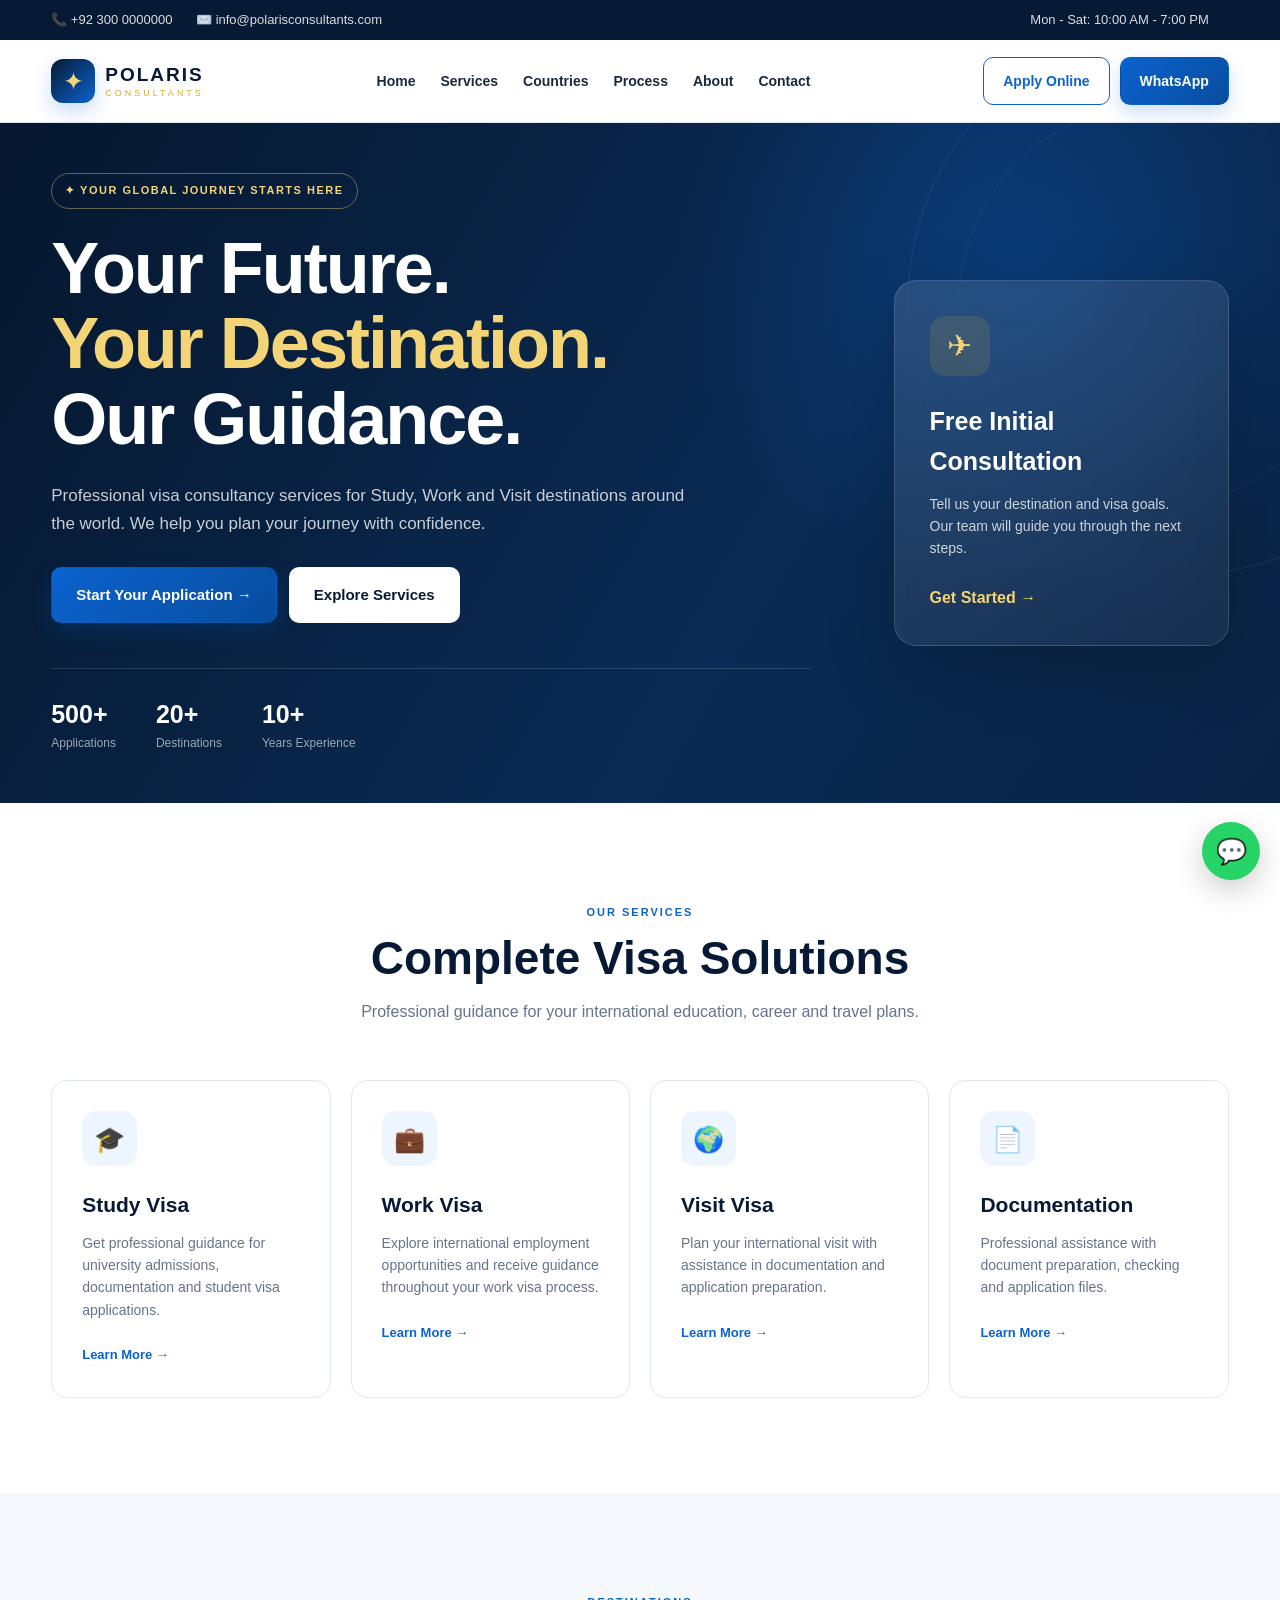
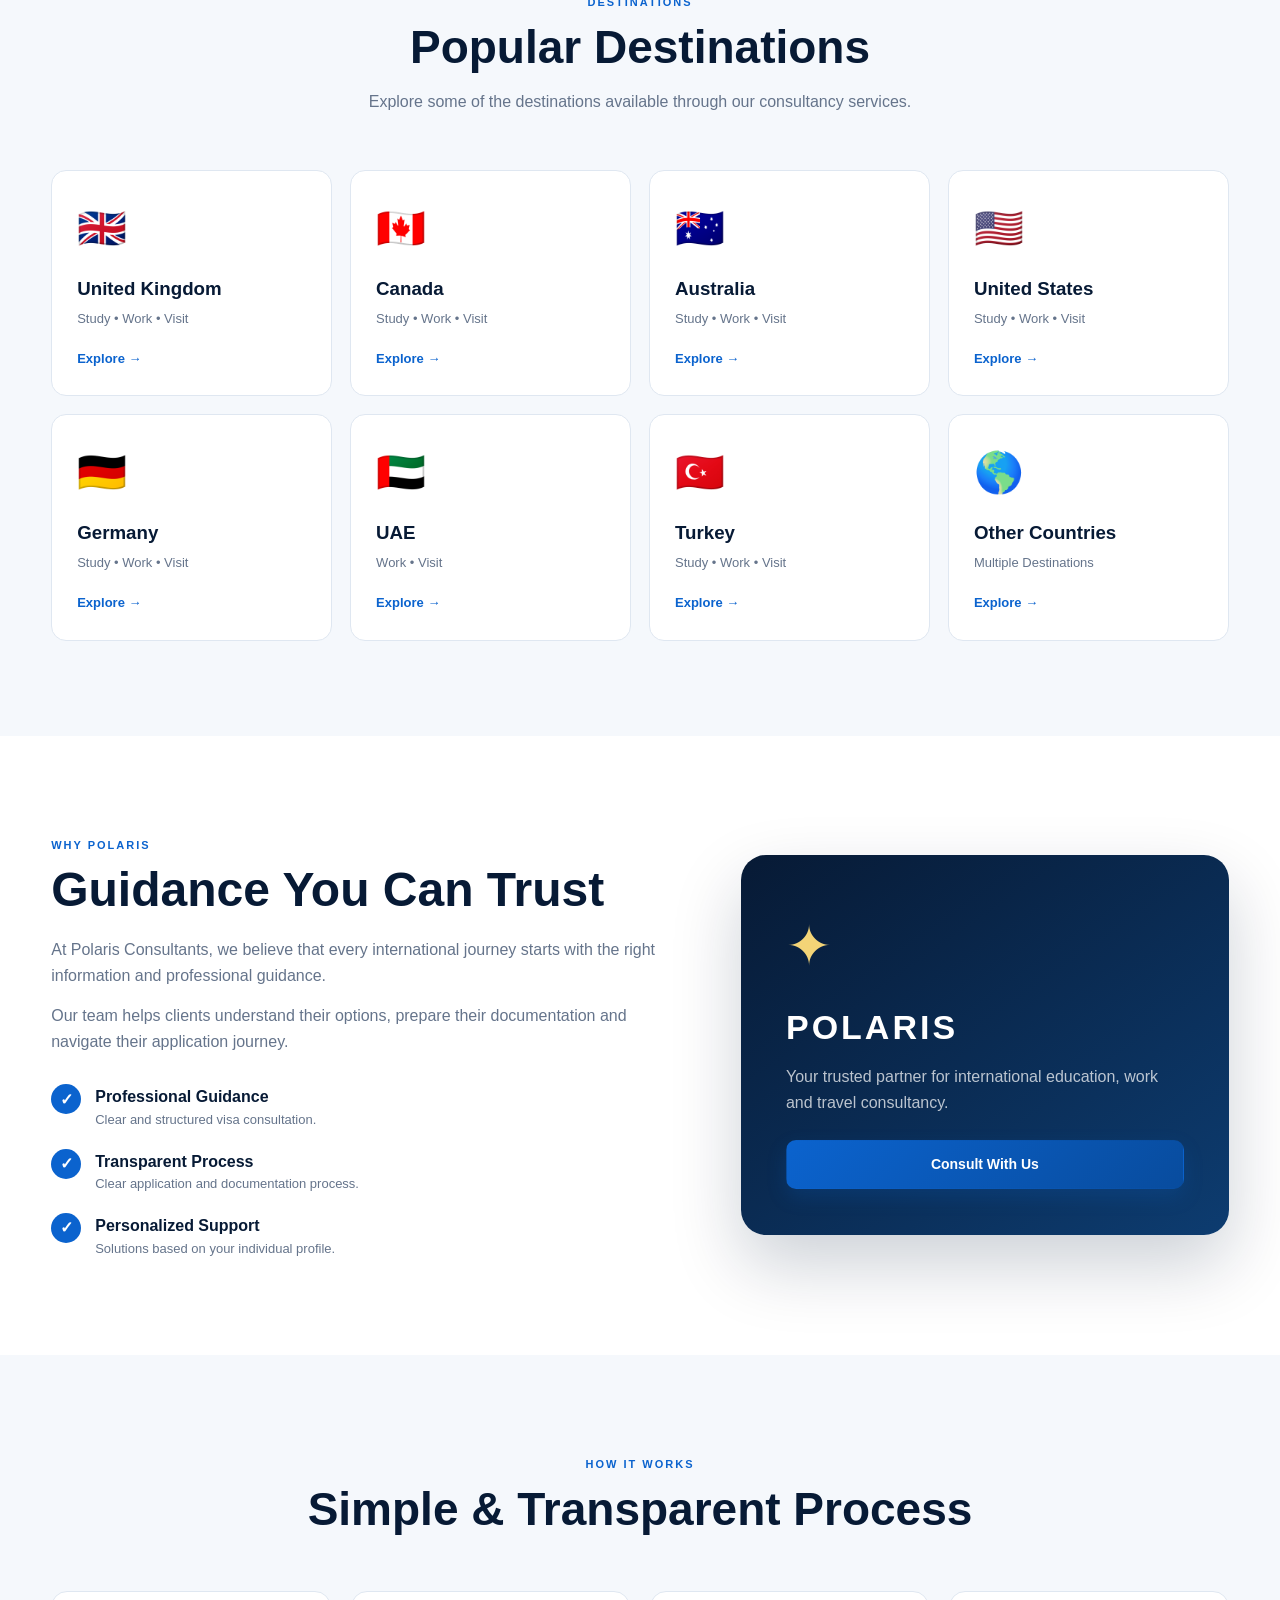
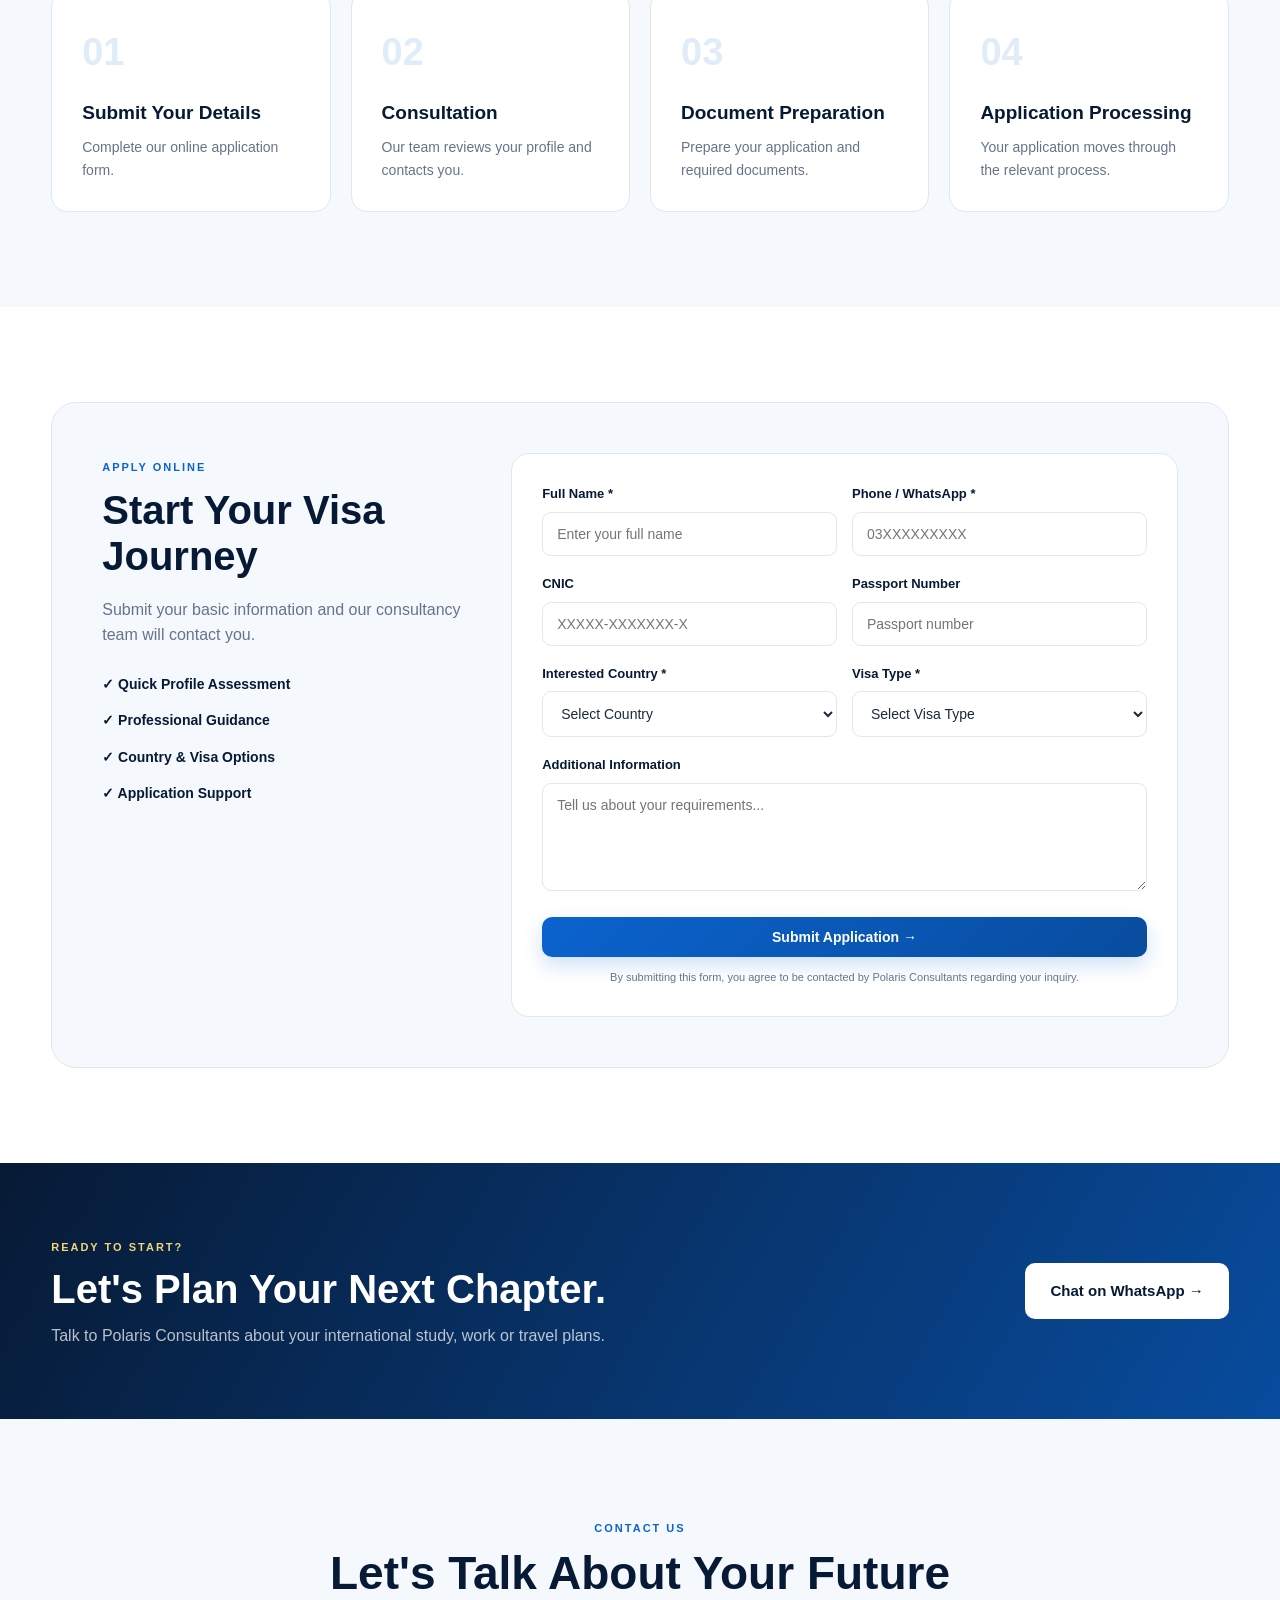
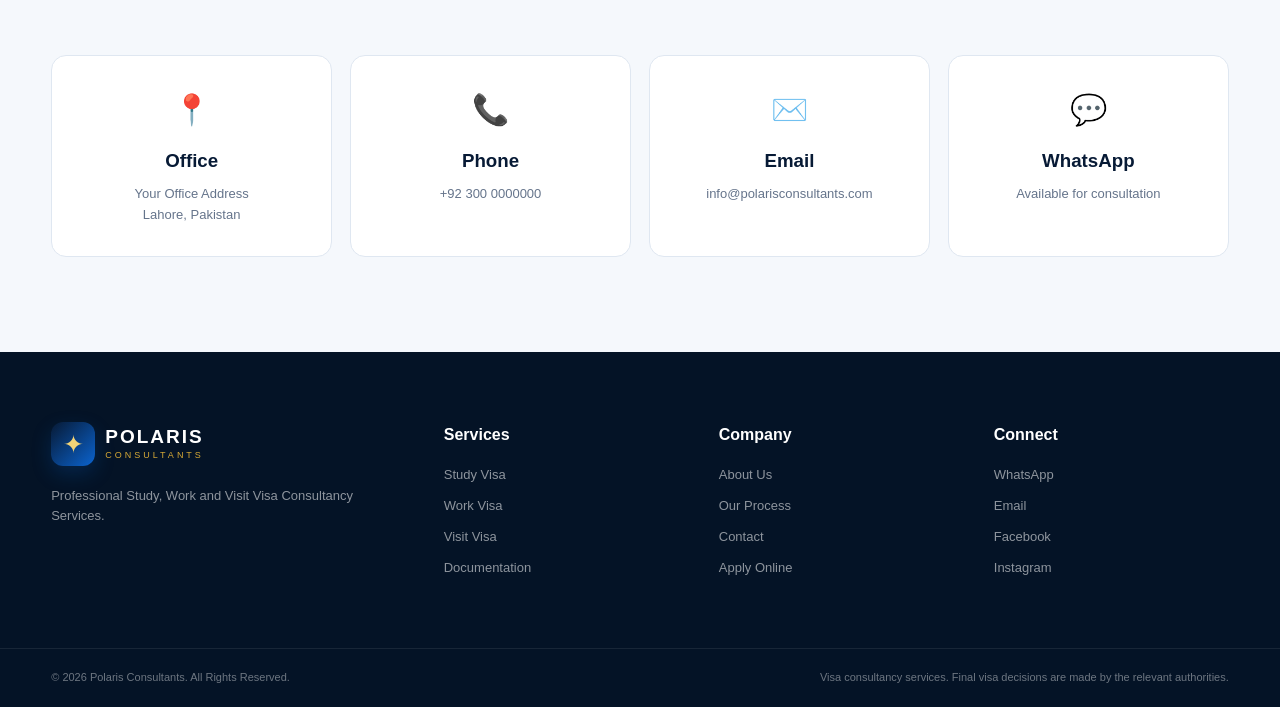
<file: index.html>
<!DOCTYPE html>
<html lang="en">
<head>
    <meta charset="UTF-8">
    <meta name="viewport" content="width=device-width, initial-scale=1.0">

    <title>Polaris Consultants | Study, Work & Visit Visa Consultants</title>

    <meta name="description"
        content="Polaris Consultants provides professional study visa, work visa and visit visa consultancy services for destinations around the world.">

    <link rel="stylesheet" href="style.css">
</head>

<body>

    <!-- =========================
         TOP BAR
    ========================== -->
    <div class="top-bar">
        <div class="container top-bar-content">
            <div>
                <span>📞 +92 300 0000000</span>
                <span>✉️ info@polarisconsultants.com</span>
            </div>

            <div>
                <span>Mon - Sat: 10:00 AM - 7:00 PM</span>
            </div>
        </div>
    </div>


    <!-- =========================
         NAVIGATION
    ========================== -->
    <header class="navbar">

        <div class="container nav-content">

            <a href="index.html" class="brand">

                <div class="logo-box">
                    <span class="logo-star">✦</span>
                </div>

                <div class="brand-text">
                    <strong>POLARIS</strong>
                    <span>CONSULTANTS</span>
                </div>

            </a>


            <nav class="desktop-menu">

                <a href="#home">Home</a>

                <a href="#services">Services</a>

                <a href="#countries">Countries</a>

                <a href="#process">Process</a>

                <a href="#about">About</a>

                <a href="#contact">Contact</a>

            </nav>


            <div class="nav-buttons">

                <a href="#apply" class="btn btn-outline">
                    Apply Online
                </a>

                <a href="https://wa.me/923000000000" class="btn btn-primary" target="_blank">
                    WhatsApp
                </a>

            </div>


            <button class="mobile-menu-button" id="mobileMenuButton">
                ☰
            </button>

        </div>


        <!-- Mobile Navigation -->

        <div class="mobile-menu" id="mobileMenu">

            <a href="#home">Home</a>
            <a href="#services">Services</a>
            <a href="#countries">Countries</a>
            <a href="#process">Process</a>
            <a href="#about">About</a>
            <a href="#contact">Contact</a>

            <a href="#apply" class="mobile-apply">
                Apply Online
            </a>

        </div>

    </header>



    <!-- =========================
         HERO SECTION
    ========================== -->
    <main>

        <section class="hero" id="home">

            <div class="hero-overlay"></div>

            <div class="container hero-content">

                <div class="hero-text">

                    <div class="hero-badge">
                        ✦ YOUR GLOBAL JOURNEY STARTS HERE
                    </div>

                    <h1>
                        Your Future.
                        <span>Your Destination.</span>
                        Our Guidance.
                    </h1>

                    <p>
                        Professional visa consultancy services for
                        Study, Work and Visit destinations around the world.
                        We help you plan your journey with confidence.
                    </p>

                    <div class="hero-buttons">

                        <a href="#apply" class="btn btn-primary btn-large">
                            Start Your Application →
                        </a>

                        <a href="#services" class="btn btn-light btn-large">
                            Explore Services
                        </a>

                    </div>


                    <div class="hero-trust">

                        <div>
                            <strong>500+</strong>
                            <span>Applications</span>
                        </div>

                        <div>
                            <strong>20+</strong>
                            <span>Destinations</span>
                        </div>

                        <div>
                            <strong>10+</strong>
                            <span>Years Experience</span>
                        </div>

                    </div>

                </div>


                <div class="hero-card">

                    <div class="hero-card-icon">
                        ✈
                    </div>

                    <h3>
                        Free Initial Consultation
                    </h3>

                    <p>
                        Tell us your destination and visa goals.
                        Our team will guide you through the next steps.
                    </p>

                    <a href="#apply" class="hero-card-link">
                        Get Started →
                    </a>

                </div>

            </div>

        </section>



        <!-- =========================
             SERVICES
        ========================== -->

        <section class="section services-section" id="services">

            <div class="container">

                <div class="section-heading">

                    <span class="section-label">
                        OUR SERVICES
                    </span>

                    <h2>
                        Complete Visa Solutions
                    </h2>

                    <p>
                        Professional guidance for your international
                        education, career and travel plans.
                    </p>

                </div>


                <div class="service-grid">


                    <article class="service-card">

                        <div class="service-icon">
                            🎓
                        </div>

                        <h3>
                            Study Visa
                        </h3>

                        <p>
                            Get professional guidance for university
                            admissions, documentation and student visa
                            applications.
                        </p>

                        <a href="#apply">
                            Learn More →
                        </a>

                    </article>



                    <article class="service-card">

                        <div class="service-icon">
                            💼
                        </div>

                        <h3>
                            Work Visa
                        </h3>

                        <p>
                            Explore international employment opportunities
                            and receive guidance throughout your work visa
                            process.
                        </p>

                        <a href="#apply">
                            Learn More →
                        </a>

                    </article>



                    <article class="service-card">

                        <div class="service-icon">
                            🌍
                        </div>

                        <h3>
                            Visit Visa
                        </h3>

                        <p>
                            Plan your international visit with assistance
                            in documentation and application preparation.
                        </p>

                        <a href="#apply">
                            Learn More →
                        </a>

                    </article>



                    <article class="service-card">

                        <div class="service-icon">
                            📄
                        </div>

                        <h3>
                            Documentation
                        </h3>

                        <p>
                            Professional assistance with document
                            preparation, checking and application files.
                        </p>

                        <a href="#apply">
                            Learn More →
                        </a>

                    </article>

                </div>

            </div>

        </section>



        <!-- =========================
             COUNTRIES
        ========================== -->

        <section class="section countries-section" id="countries">

            <div class="container">

                <div class="section-heading">

                    <span class="section-label">
                        DESTINATIONS
                    </span>

                    <h2>
                        Popular Destinations
                    </h2>

                    <p>
                        Explore some of the destinations available through
                        our consultancy services.
                    </p>

                </div>


                <div class="country-grid">


                    <article class="country-card">
                        <div class="country-flag">🇬🇧</div>
                        <h3>United Kingdom</h3>
                        <p>Study • Work • Visit</p>
                        <a href="#apply">Explore →</a>
                    </article>


                    <article class="country-card">
                        <div class="country-flag">🇨🇦</div>
                        <h3>Canada</h3>
                        <p>Study • Work • Visit</p>
                        <a href="#apply">Explore →</a>
                    </article>


                    <article class="country-card">
                        <div class="country-flag">🇦🇺</div>
                        <h3>Australia</h3>
                        <p>Study • Work • Visit</p>
                        <a href="#apply">Explore →</a>
                    </article>


                    <article class="country-card">
                        <div class="country-flag">🇺🇸</div>
                        <h3>United States</h3>
                        <p>Study • Work • Visit</p>
                        <a href="#apply">Explore →</a>
                    </article>


                    <article class="country-card">
                        <div class="country-flag">🇩🇪</div>
                        <h3>Germany</h3>
                        <p>Study • Work • Visit</p>
                        <a href="#apply">Explore →</a>
                    </article>


                    <article class="country-card">
                        <div class="country-flag">🇦🇪</div>
                        <h3>UAE</h3>
                        <p>Work • Visit</p>
                        <a href="#apply">Explore →</a>
                    </article>


                    <article class="country-card">
                        <div class="country-flag">🇹🇷</div>
                        <h3>Turkey</h3>
                        <p>Study • Work • Visit</p>
                        <a href="#apply">Explore →</a>
                    </article>


                    <article class="country-card">
                        <div class="country-flag">🌎</div>
                        <h3>Other Countries</h3>
                        <p>Multiple Destinations</p>
                        <a href="#apply">Explore →</a>
                    </article>

                </div>

            </div>

        </section>



        <!-- =========================
             WHY US
        ========================== -->

        <section class="section why-section" id="about">

            <div class="container why-grid">

                <div class="why-content">

                    <span class="section-label">
                        WHY POLARIS
                    </span>

                    <h2>
                        Guidance You Can Trust
                    </h2>

                    <p>
                        At Polaris Consultants, we believe that every
                        international journey starts with the right
                        information and professional guidance.
                    </p>

                    <p>
                        Our team helps clients understand their options,
                        prepare their documentation and navigate their
                        application journey.
                    </p>


                    <div class="feature-list">

                        <div class="feature">
                            <span>✓</span>
                            <div>
                                <strong>Professional Guidance</strong>
                                <p>Clear and structured visa consultation.</p>
                            </div>
                        </div>


                        <div class="feature">
                            <span>✓</span>
                            <div>
                                <strong>Transparent Process</strong>
                                <p>Clear application and documentation process.</p>
                            </div>
                        </div>


                        <div class="feature">
                            <span>✓</span>
                            <div>
                                <strong>Personalized Support</strong>
                                <p>Solutions based on your individual profile.</p>
                            </div>
                        </div>

                    </div>

                </div>


                <div class="why-stat-card">

                    <div class="stat-big">
                        ✦
                    </div>

                    <h3>
                        POLARIS
                    </h3>

                    <p>
                        Your trusted partner for international
                        education, work and travel consultancy.
                    </p>

                    <a href="#apply" class="btn btn-primary">
                        Consult With Us
                    </a>

                </div>

            </div>

        </section>



        <!-- =========================
             PROCESS
        ========================== -->

        <section class="section process-section" id="process">

            <div class="container">

                <div class="section-heading">

                    <span class="section-label">
                        HOW IT WORKS
                    </span>

                    <h2>
                        Simple & Transparent Process
                    </h2>

                </div>


                <div class="process-grid">

                    <div class="process-step">

                        <div class="step-number">
                            01
                        </div>

                        <h3>
                            Submit Your Details
                        </h3>

                        <p>
                            Complete our online application form.
                        </p>

                    </div>


                    <div class="process-step">

                        <div class="step-number">
                            02
                        </div>

                        <h3>
                            Consultation
                        </h3>

                        <p>
                            Our team reviews your profile and contacts you.
                        </p>

                    </div>


                    <div class="process-step">

                        <div class="step-number">
                            03
                        </div>

                        <h3>
                            Document Preparation
                        </h3>

                        <p>
                            Prepare your application and required documents.
                        </p>

                    </div>


                    <div class="process-step">

                        <div class="step-number">
                            04
                        </div>

                        <h3>
                            Application Processing
                        </h3>

                        <p>
                            Your application moves through the relevant process.
                        </p>

                    </div>

                </div>

            </div>

        </section>



        <!-- =========================
             APPLICATION FORM
        ========================== -->

        <section class="section application-section" id="apply">

            <div class="container">

                <div class="application-wrapper">

                    <div class="application-info">

                        <span class="section-label">
                            APPLY ONLINE
                        </span>

                        <h2>
                            Start Your Visa Journey
                        </h2>

                        <p>
                            Submit your basic information and our
                            consultancy team will contact you.
                        </p>


                        <div class="application-benefits">

                            <div>
                                ✓ Quick Profile Assessment
                            </div>

                            <div>
                                ✓ Professional Guidance
                            </div>

                            <div>
                                ✓ Country & Visa Options
                            </div>

                            <div>
                                ✓ Application Support
                            </div>

                        </div>

                    </div>


                    <form class="application-form" id="applicationForm">

                        <div class="form-row">

                            <div class="form-group">

                                <label for="fullName">
                                    Full Name *
                                </label>

                                <input
                                    type="text"
                                    id="fullName"
                                    name="fullName"
                                    placeholder="Enter your full name"
                                    required
                                >

                            </div>


                            <div class="form-group">

                                <label for="phone">
                                    Phone / WhatsApp *
                                </label>

                                <input
                                    type="tel"
                                    id="phone"
                                    name="phone"
                                    placeholder="03XXXXXXXXX"
                                    required
                                >

                            </div>

                        </div>


                        <div class="form-row">

                            <div class="form-group">

                                <label for="cnic">
                                    CNIC
                                </label>

                                <input
                                    type="text"
                                    id="cnic"
                                    name="cnic"
                                    placeholder="XXXXX-XXXXXXX-X"
                                >

                            </div>


                            <div class="form-group">

                                <label for="passport">
                                    Passport Number
                                </label>

                                <input
                                    type="text"
                                    id="passport"
                                    name="passport"
                                    placeholder="Passport number"
                                >

                            </div>

                        </div>


                        <div class="form-row">

                            <div class="form-group">

                                <label for="country">
                                    Interested Country *
                                </label>

                                <select id="country" name="country" required>

                                    <option value="">
                                        Select Country
                                    </option>

                                    <option value="United Kingdom">
                                        United Kingdom
                                    </option>

                                    <option value="Canada">
                                        Canada
                                    </option>

                                    <option value="Australia">
                                        Australia
                                    </option>

                                    <option value="United States">
                                        United States
                                    </option>

                                    <option value="Germany">
                                        Germany
                                    </option>

                                    <option value="UAE">
                                        UAE
                                    </option>

                                    <option value="Turkey">
                                        Turkey
                                    </option>

                                    <option value="Other">
                                        Other
                                    </option>

                                </select>

                            </div>


                            <div class="form-group">

                                <label for="visaType">
                                    Visa Type *
                                </label>

                                <select id="visaType" name="visaType" required>

                                    <option value="">
                                        Select Visa Type
                                    </option>

                                    <option value="Study Visa">
                                        Study Visa
                                    </option>

                                    <option value="Work Visa">
                                        Work Visa
                                    </option>

                                    <option value="Visit Visa">
                                        Visit Visa
                                    </option>

                                </select>

                            </div>

                        </div>


                        <div class="form-group">

                            <label for="message">
                                Additional Information
                            </label>

                            <textarea
                                id="message"
                                name="message"
                                rows="5"
                                placeholder="Tell us about your requirements..."
                            ></textarea>

                        </div>


                        <button
                            type="submit"
                            class="btn btn-primary btn-submit"
                        >
                            Submit Application →
                        </button>


                        <p class="form-note">
                            By submitting this form, you agree to be
                            contacted by Polaris Consultants regarding
                            your inquiry.
                        </p>


                        <div
                            class="form-success"
                            id="formSuccess"
                        >
                            ✓ Thank you! Your application information
                            has been received.
                        </div>

                    </form>

                </div>

            </div>

        </section>



        <!-- =========================
             CTA
        ========================== -->

        <section class="cta-section">

            <div class="container cta-content">

                <div>

                    <span class="section-label">
                        READY TO START?
                    </span>

                    <h2>
                        Let's Plan Your Next Chapter.
                    </h2>

                    <p>
                        Talk to Polaris Consultants about your
                        international study, work or travel plans.
                    </p>

                </div>


                <a
                    href="https://wa.me/923000000000"
                    class="btn btn-light btn-large"
                    target="_blank"
                >
                    Chat on WhatsApp →
                </a>

            </div>

        </section>



        <!-- =========================
             CONTACT
        ========================== -->

        <section class="section contact-section" id="contact">

            <div class="container">

                <div class="section-heading">

                    <span class="section-label">
                        CONTACT US
                    </span>

                    <h2>
                        Let's Talk About Your Future
                    </h2>

                </div>


                <div class="contact-grid">

                    <div class="contact-card">

                        <div class="contact-icon">
                            📍
                        </div>

                        <h3>
                            Office
                        </h3>

                        <p>
                            Your Office Address<br>
                            Lahore, Pakistan
                        </p>

                    </div>


                    <div class="contact-card">

                        <div class="contact-icon">
                            📞
                        </div>

                        <h3>
                            Phone
                        </h3>

                        <p>
                            +92 300 0000000
                        </p>

                    </div>


                    <div class="contact-card">

                        <div class="contact-icon">
                            ✉️
                        </div>

                        <h3>
                            Email
                        </h3>

                        <p>
                            info@polarisconsultants.com
                        </p>

                    </div>


                    <div class="contact-card">

                        <div class="contact-icon">
                            💬
                        </div>

                        <h3>
                            WhatsApp
                        </h3>

                        <p>
                            Available for consultation
                        </p>

                    </div>

                </div>

            </div>

        </section>

    </main>



    <!-- =========================
         FOOTER
    ========================== -->

    <footer class="footer">

        <div class="container footer-grid">

            <div class="footer-brand">

                <div class="brand footer-brand-logo">

                    <div class="logo-box">
                        <span class="logo-star">✦</span>
                    </div>

                    <div class="brand-text">
                        <strong>POLARIS</strong>
                        <span>CONSULTANTS</span>
                    </div>

                </div>

                <p>
                    Professional Study, Work and Visit Visa
                    Consultancy Services.
                </p>

            </div>


            <div class="footer-column">

                <h4>
                    Services
                </h4>

                <a href="#services">Study Visa</a>
                <a href="#services">Work Visa</a>
                <a href="#services">Visit Visa</a>
                <a href="#services">Documentation</a>

            </div>


            <div class="footer-column">

                <h4>
                    Company
                </h4>

                <a href="#about">About Us</a>
                <a href="#process">Our Process</a>
                <a href="#contact">Contact</a>
                <a href="#apply">Apply Online</a>

            </div>


            <div class="footer-column">

                <h4>
                    Connect
                </h4>

                <a
                    href="https://wa.me/923000000000"
                    target="_blank"
                >
                    WhatsApp
                </a>

                <a href="mailto:info@polarisconsultants.com">
                    Email
                </a>

                <a href="#">
                    Facebook
                </a>

                <a href="#">
                    Instagram
                </a>

            </div>

        </div>


        <div class="footer-bottom">

            <div class="container">

                <p>
                    © <span id="currentYear"></span>
                    Polaris Consultants. All Rights Reserved.
                </p>

                <p>
                    Visa consultancy services. Final visa decisions
                    are made by the relevant authorities.
                </p>

            </div>

        </div>

    </footer>


    <!-- WhatsApp Floating Button -->

    <a
        href="https://wa.me/923000000000"
        class="whatsapp-float"
        target="_blank"
        aria-label="WhatsApp"
    >
        💬
    </a>


    <script src="script.js"></script>

</body>
</html>
</file>
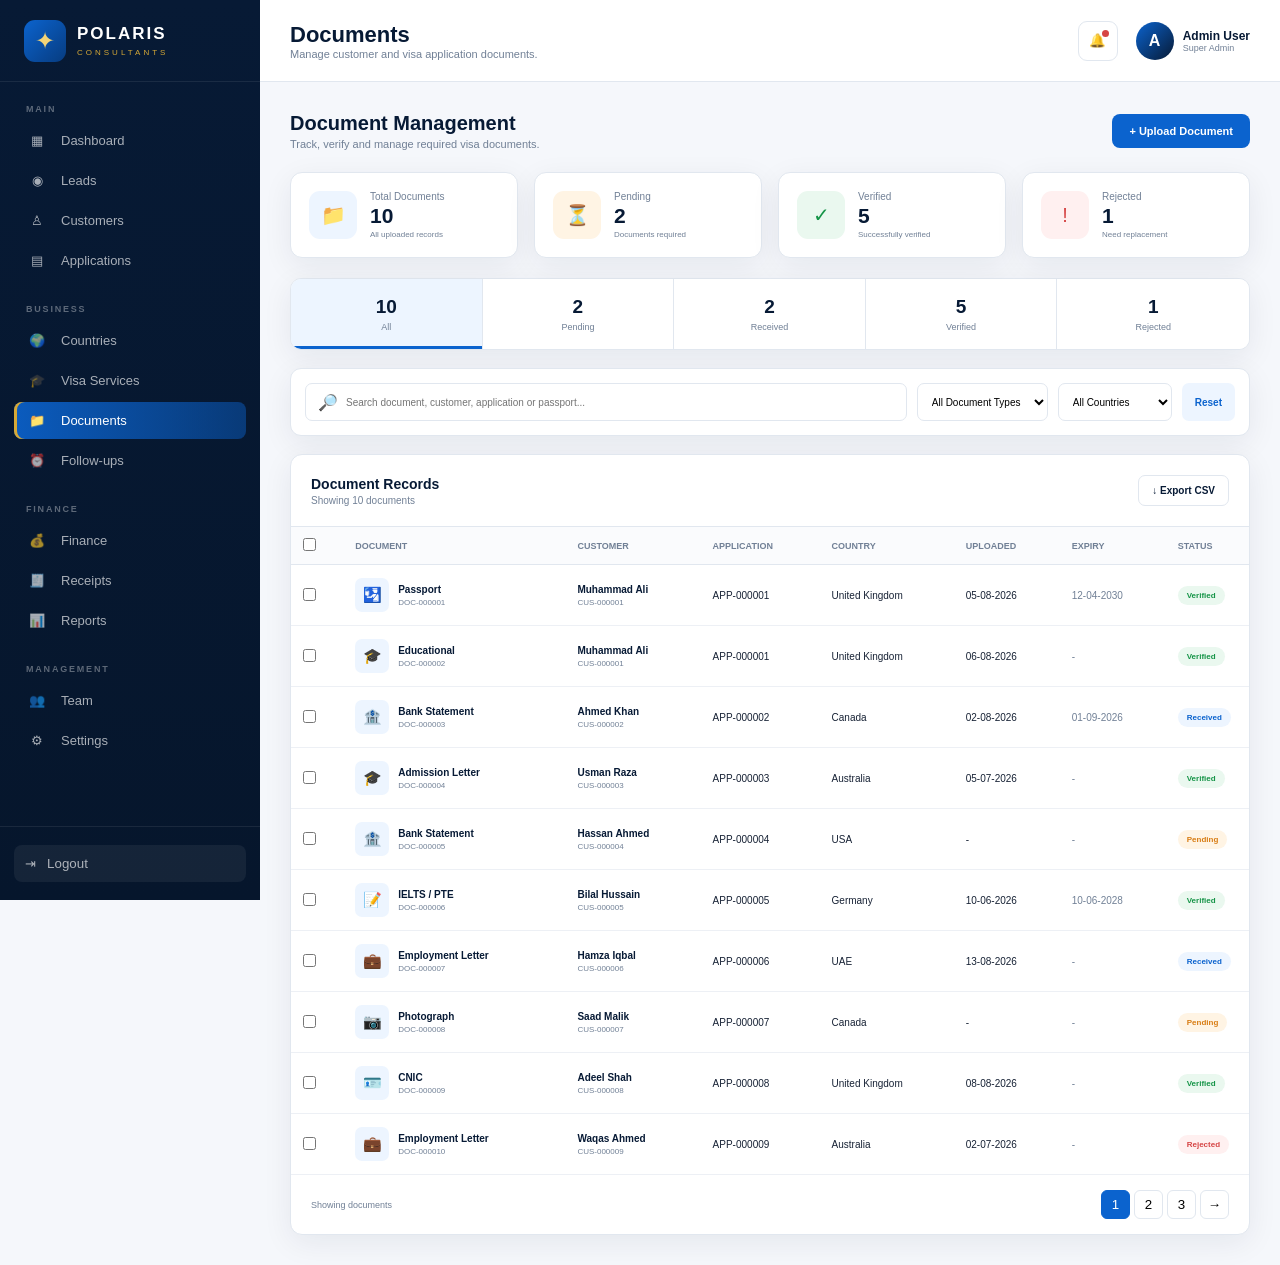
<file: documents.html>
<!DOCTYPE html>
<html lang="en">

<head>

    <meta charset="UTF-8">

    <meta
        name="viewport"
        content="width=device-width, initial-scale=1.0"
    >

    <title>
        Polaris Consultants | Documents
    </title>

    <link
        rel="stylesheet"
        href="documents.css"
    >

</head>


<body>


<!-- =========================================
     SIDEBAR
========================================= -->

<aside class="sidebar" id="sidebar">


    <div class="sidebar-logo">

        <div class="logo-mark">
            ✦
        </div>

        <div>

            <strong>POLARIS</strong>

            <span>CONSULTANTS</span>

        </div>

    </div>



    <div class="sidebar-section">

        <span class="sidebar-title">
            MAIN
        </span>


        <a
            href="admin.html"
            class="sidebar-link"
        >
            <span>▦</span>
            Dashboard
        </a>


        <a
            href="leads.html"
            class="sidebar-link"
        >
            <span>◉</span>
            Leads
        </a>


        <a
            href="customers.html"
            class="sidebar-link"
        >
            <span>♙</span>
            Customers
        </a>


        <a
            href="applications.html"
            class="sidebar-link"
        >
            <span>▤</span>
            Applications
        </a>

    </div>



    <div class="sidebar-section">

        <span class="sidebar-title">
            BUSINESS
        </span>


        <a
            href="#"
            class="sidebar-link"
        >
            <span>🌍</span>
            Countries
        </a>


        <a
            href="#"
            class="sidebar-link"
        >
            <span>🎓</span>
            Visa Services
        </a>


        <a
            href="documents.html"
            class="sidebar-link active"
        >
            <span>📁</span>
            Documents
        </a>


        <a
            href="#"
            class="sidebar-link"
        >
            <span>⏰</span>
            Follow-ups
        </a>

    </div>



    <div class="sidebar-section">

        <span class="sidebar-title">
            FINANCE
        </span>


        <a
            href="#"
            class="sidebar-link"
        >
            <span>💰</span>
            Finance
        </a>


        <a
            href="#"
            class="sidebar-link"
        >
            <span>🧾</span>
            Receipts
        </a>


        <a
            href="#"
            class="sidebar-link"
        >
            <span>📊</span>
            Reports
        </a>

    </div>



    <div class="sidebar-section">

        <span class="sidebar-title">
            MANAGEMENT
        </span>


        <a
            href="#"
            class="sidebar-link"
        >
            <span>👥</span>
            Team
        </a>


        <a
            href="#"
            class="sidebar-link"
        >
            <span>⚙</span>
            Settings
        </a>

    </div>



    <div class="sidebar-bottom">

        <button
            class="logout-button"
            id="logoutButton"
        >
            ⇥ &nbsp; Logout
        </button>

    </div>

</aside>



<!-- =========================================
     MAIN
========================================= -->

<main class="main-content">


    <header class="top-header">


        <div class="header-left">

            <button
                class="menu-button"
                id="menuButton"
            >
                ☰
            </button>


            <div>

                <h1>
                    Documents
                </h1>

                <p>
                    Manage customer and visa application documents.
                </p>

            </div>

        </div>



        <div class="header-right">

            <button class="notification-button">
                🔔
                <span></span>
            </button>


            <div class="admin-profile">

                <div class="profile-avatar">
                    A
                </div>

                <div class="profile-info">

                    <strong>
                        Admin User
                    </strong>

                    <small>
                        Super Admin
                    </small>

                </div>

            </div>

        </div>

    </header>



    <section class="content">


        <!-- PAGE HEADING -->

        <div class="page-heading">

            <div>

                <h2>
                    Document Management
                </h2>

                <p>
                    Track, verify and manage required visa documents.
                </p>

            </div>


            <button
                class="primary-button"
                id="uploadButton"
            >
                + Upload Document
            </button>

        </div>



        <!-- STATISTICS -->

        <div class="stats-grid">


            <div class="stat-card">

                <div class="stat-icon blue">
                    📁
                </div>

                <div>

                    <span>
                        Total Documents
                    </span>

                    <strong id="totalDocuments">
                        0
                    </strong>

                    <small>
                        All uploaded records
                    </small>

                </div>

            </div>



            <div class="stat-card">

                <div class="stat-icon orange">
                    ⏳
                </div>

                <div>

                    <span>
                        Pending
                    </span>

                    <strong id="pendingDocuments">
                        0
                    </strong>

                    <small>
                        Documents required
                    </small>

                </div>

            </div>



            <div class="stat-card">

                <div class="stat-icon green">
                    ✓
                </div>

                <div>

                    <span>
                        Verified
                    </span>

                    <strong id="verifiedDocuments">
                        0
                    </strong>

                    <small>
                        Successfully verified
                    </small>

                </div>

            </div>



            <div class="stat-card">

                <div class="stat-icon red">
                    !
                </div>

                <div>

                    <span>
                        Rejected
                    </span>

                    <strong id="rejectedDocuments">
                        0
                    </strong>

                    <small>
                        Need replacement
                    </small>

                </div>

            </div>

        </div>



        <!-- DOCUMENT STATUS -->

        <div class="status-card">


            <button
                class="status-filter active"
                data-status=""
            >

                <strong id="allCount">
                    0
                </strong>

                <span>
                    All
                </span>

            </button>


            <button
                class="status-filter"
                data-status="Pending"
            >

                <strong id="pendingCount">
                    0
                </strong>

                <span>
                    Pending
                </span>

            </button>


            <button
                class="status-filter"
                data-status="Received"
            >

                <strong id="receivedCount">
                    0
                </strong>

                <span>
                    Received
                </span>

            </button>


            <button
                class="status-filter"
                data-status="Verified"
            >

                <strong id="verifiedCount">
                    0
                </strong>

                <span>
                    Verified
                </span>

            </button>


            <button
                class="status-filter"
                data-status="Rejected"
            >

                <strong id="rejectedCount">
                    0
                </strong>

                <span>
                    Rejected
                </span>

            </button>

        </div>



        <!-- FILTERS -->

        <div class="filter-card">


            <div class="search-box">

                <span>
                    🔎
                </span>

                <input
                    type="text"
                    id="searchInput"
                    placeholder="Search document, customer, application or passport..."
                >

            </div>


            <select id="documentTypeFilter">

                <option value="">
                    All Document Types
                </option>

                <option>
                    Passport
                </option>

                <option>
                    CNIC
                </option>

                <option>
                    Photograph
                </option>

                <option>
                    Educational
                </option>

                <option>
                    Bank Statement
                </option>

                <option>
                    Employment Letter
                </option>

                <option>
                    Experience Letter
                </option>

                <option>
                    IELTS / PTE
                </option>

                <option>
                    Admission Letter
                </option>

                <option>
                    Other
                </option>

            </select>


            <select id="countryFilter">

                <option value="">
                    All Countries
                </option>

                <option>
                    United Kingdom
                </option>

                <option>
                    Canada
                </option>

                <option>
                    Australia
                </option>

                <option>
                    USA
                </option>

                <option>
                    Germany
                </option>

                <option>
                    UAE
                </option>

            </select>


            <button
                class="reset-button"
                id="resetFilters"
            >
                Reset
            </button>

        </div>



        <!-- DOCUMENT TABLE -->

        <div class="table-card">


            <div class="table-header">

                <div>

                    <h3>
                        Document Records
                    </h3>

                    <p id="resultText">
                        Showing documents
                    </p>

                </div>


                <button
                    class="secondary-button"
                    id="exportButton"
                >
                    ↓ Export CSV
                </button>

            </div>



            <div class="table-wrapper">

                <table>

                    <thead>

                        <tr>

                            <th>
                                <input
                                    type="checkbox"
                                    id="selectAll"
                                >
                            </th>

                            <th>
                                Document
                            </th>

                            <th>
                                Customer
                            </th>

                            <th>
                                Application
                            </th>

                            <th>
                                Country
                            </th>

                            <th>
                                Uploaded
                            </th>

                            <th>
                                Expiry
                            </th>

                            <th>
                                Status
                            </th>

                            <th>
                                Action
                            </th>

                        </tr>

                    </thead>


                    <tbody id="documentTableBody">

                    </tbody>

                </table>

            </div>



            <div class="pagination">

                <span id="paginationText">
                    Showing documents
                </span>


                <div>

                    <button class="page-button active">
                        1
                    </button>

                    <button class="page-button">
                        2
                    </button>

                    <button class="page-button">
                        3
                    </button>

                    <button class="page-button">
                        →
                    </button>

                </div>

            </div>

        </div>


    </section>

</main>



<!-- =========================================
     UPLOAD MODAL
========================================= -->

<div
    class="modal-overlay"
    id="uploadModal"
>


    <div class="modal">


        <div class="modal-header">

            <div>

                <h2>
                    Upload Document
                </h2>

                <p>
                    Add a document to a customer application.
                </p>

            </div>


            <button
                class="close-modal"
                id="closeModal"
            >
                ×
            </button>

        </div>



        <form id="documentForm">


            <div class="form-grid">


                <div class="form-group">

                    <label>
                        Customer Name *
                    </label>

                    <input
                        type="text"
                        id="customerName"
                        required
                        placeholder="Customer name"
                    >

                </div>


                <div class="form-group">

                    <label>
                        Customer ID
                    </label>

                    <input
                        type="text"
                        id="customerId"
                        placeholder="CUS-000001"
                    >

                </div>


                <div class="form-group">

                    <label>
                        Application ID *
                    </label>

                    <input
                        type="text"
                        id="applicationId"
                        required
                        placeholder="APP-000001"
                    >

                </div>


                <div class="form-group">

                    <label>
                        Passport Number
                    </label>

                    <input
                        type="text"
                        id="passport"
                        placeholder="Passport number"
                    >

                </div>


                <div class="form-group">

                    <label>
                        Country *
                    </label>

                    <select
                        id="country"
                        required
                    >

                        <option value="">
                            Select Country
                        </option>

                        <option>
                            United Kingdom
                        </option>

                        <option>
                            Canada
                        </option>

                        <option>
                            Australia
                        </option>

                        <option>
                            USA
                        </option>

                        <option>
                            Germany
                        </option>

                        <option>
                            UAE
                        </option>

                    </select>

                </div>


                <div class="form-group">

                    <label>
                        Document Type *
                    </label>

                    <select
                        id="documentType"
                        required
                    >

                        <option value="">
                            Select Document
                        </option>

                        <option>
                            Passport
                        </option>

                        <option>
                            CNIC
                        </option>

                        <option>
                            Photograph
                        </option>

                        <option>
                            Educational
                        </option>

                        <option>
                            Bank Statement
                        </option>

                        <option>
                            Employment Letter
                        </option>

                        <option>
                            Experience Letter
                        </option>

                        <option>
                            IELTS / PTE
                        </option>

                        <option>
                            Admission Letter
                        </option>

                        <option>
                            Other
                        </option>

                    </select>

                </div>


                <div class="form-group">

                    <label>
                        Document Status
                    </label>

                    <select id="documentStatus">

                        <option>
                            Pending
                        </option>

                        <option>
                            Received
                        </option>

                        <option>
                            Verified
                        </option>

                        <option>
                            Rejected
                        </option>

                    </select>

                </div>


                <div class="form-group">

                    <label>
                        Expiry Date
                    </label>

                    <input
                        type="date"
                        id="expiryDate"
                    >

                </div>


                <div class="form-group full-width">

                    <label>
                        Select File
                    </label>

                    <div class="upload-area">

                        <input
                            type="file"
                            id="documentFile"
                            accept=".pdf,.jpg,.jpeg,.png,.doc,.docx"
                        >

                        <div>
                            <strong>
                                📤 Choose document
                            </strong>

                            <small>
                                PDF, JPG, PNG, DOC or DOCX
                            </small>
                        </div>

                    </div>

                </div>


                <div class="form-group full-width">

                    <label>
                        Notes
                    </label>

                    <textarea
                        id="notes"
                        placeholder="Document notes..."
                    ></textarea>

                </div>

            </div>



            <div class="modal-footer">

                <button
                    type="button"
                    class="cancel-button"
                    id="cancelModal"
                >
                    Cancel
                </button>


                <button
                    type="submit"
                    class="primary-button"
                >
                    Save Document
                </button>

            </div>

        </form>

    </div>

</div>



<script src="documents.js"></script>

</body>

</html>
</file>
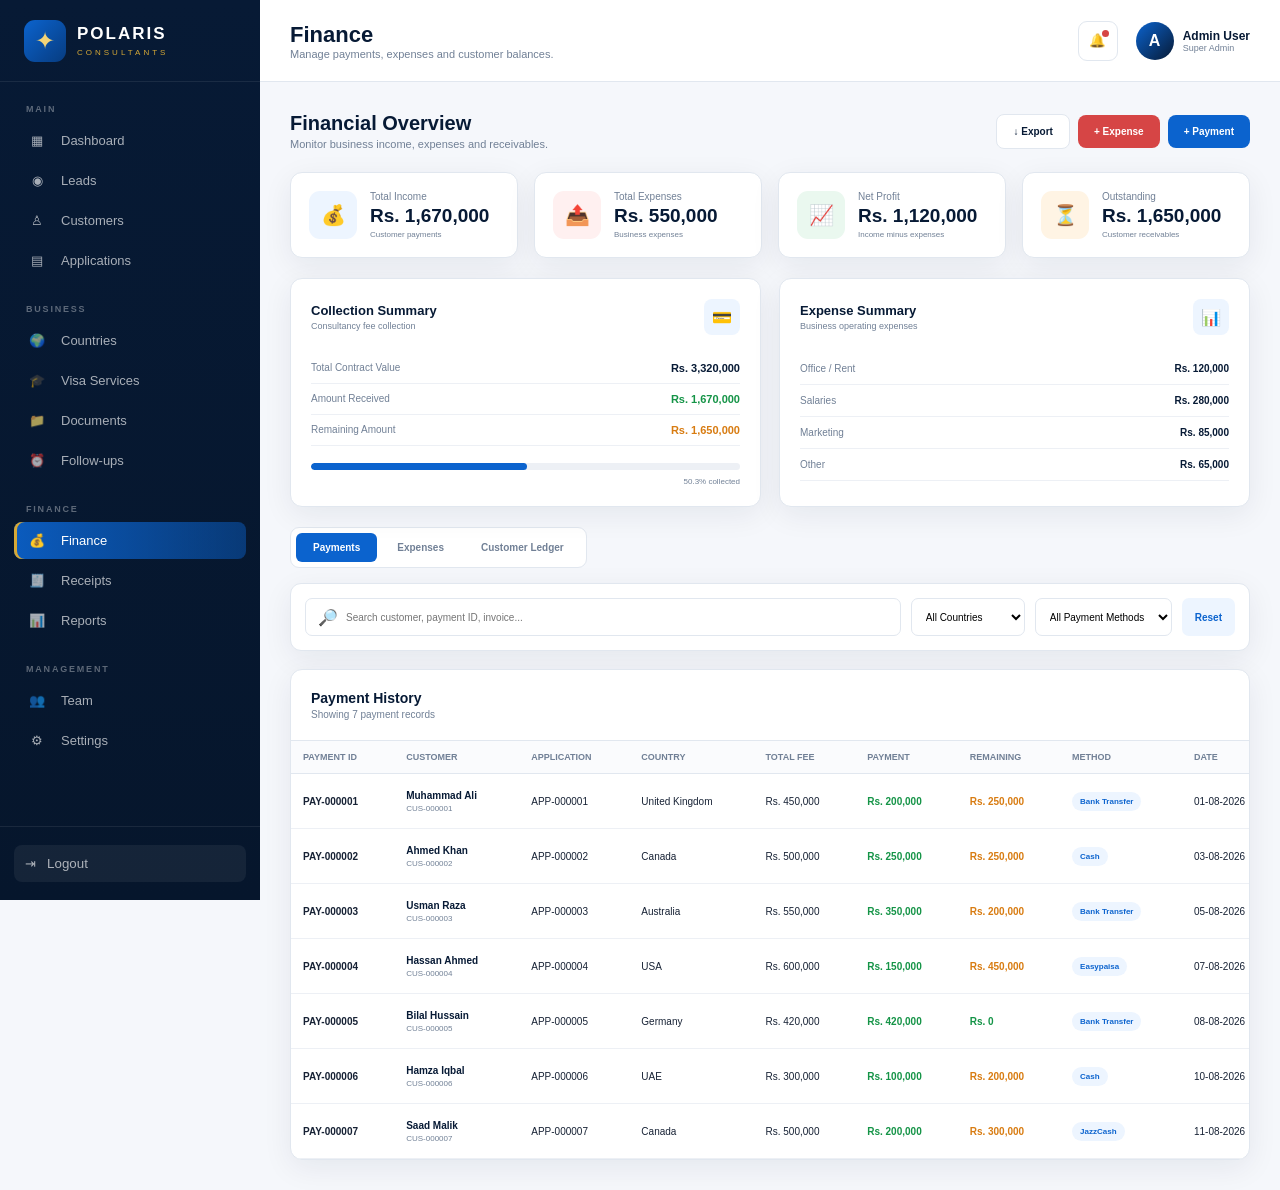
<file: finance.html>
<!DOCTYPE html>
<html lang="en">

<head>

    <meta charset="UTF-8">

    <meta
        name="viewport"
        content="width=device-width, initial-scale=1.0"
    >

    <title>
        Polaris Consultants | Finance
    </title>

    <link
        rel="stylesheet"
        href="finance.css"
    >

</head>


<body>


<!-- =========================================
     SIDEBAR
========================================= -->

<aside class="sidebar" id="sidebar">

    <div class="sidebar-logo">

        <div class="logo-mark">
            ✦
        </div>

        <div>
            <strong>POLARIS</strong>
            <span>CONSULTANTS</span>
        </div>

    </div>


    <div class="sidebar-section">

        <span class="sidebar-title">
            MAIN
        </span>

        <a href="admin.html" class="sidebar-link">
            <span>▦</span>
            Dashboard
        </a>

        <a href="leads.html" class="sidebar-link">
            <span>◉</span>
            Leads
        </a>

        <a href="customers.html" class="sidebar-link">
            <span>♙</span>
            Customers
        </a>

        <a href="applications.html" class="sidebar-link">
            <span>▤</span>
            Applications
        </a>

    </div>


    <div class="sidebar-section">

        <span class="sidebar-title">
            BUSINESS
        </span>

        <a href="#" class="sidebar-link">
            <span>🌍</span>
            Countries
        </a>

        <a href="#" class="sidebar-link">
            <span>🎓</span>
            Visa Services
        </a>

        <a href="documents.html" class="sidebar-link">
            <span>📁</span>
            Documents
        </a>

        <a href="#" class="sidebar-link">
            <span>⏰</span>
            Follow-ups
        </a>

    </div>


    <div class="sidebar-section">

        <span class="sidebar-title">
            FINANCE
        </span>

        <a href="finance.html" class="sidebar-link active">
            <span>💰</span>
            Finance
        </a>

        <a href="receipts.html" class="sidebar-link">
            <span>🧾</span>
            Receipts
        </a>

        <a href="#" class="sidebar-link">
            <span>📊</span>
            Reports
        </a>

    </div>


    <div class="sidebar-section">

        <span class="sidebar-title">
            MANAGEMENT
        </span>

        <a href="#" class="sidebar-link">
            <span>👥</span>
            Team
        </a>

        <a href="#" class="sidebar-link">
            <span>⚙</span>
            Settings
        </a>

    </div>


    <div class="sidebar-bottom">

        <button
            class="logout-button"
            id="logoutButton"
        >
            ⇥ &nbsp; Logout
        </button>

    </div>

</aside>



<!-- =========================================
     MAIN
========================================= -->

<main class="main-content">


    <header class="top-header">

        <div class="header-left">

            <button
                class="menu-button"
                id="menuButton"
            >
                ☰
            </button>

            <div>

                <h1>
                    Finance
                </h1>

                <p>
                    Manage payments, expenses and customer balances.
                </p>

            </div>

        </div>


        <div class="header-right">

            <button class="notification-button">
                🔔
                <span></span>
            </button>


            <div class="admin-profile">

                <div class="profile-avatar">
                    A
                </div>

                <div class="profile-info">

                    <strong>
                        Admin User
                    </strong>

                    <small>
                        Super Admin
                    </small>

                </div>

            </div>

        </div>

    </header>



    <section class="content">


        <!-- PAGE HEADING -->

        <div class="page-heading">

            <div>

                <h2>
                    Financial Overview
                </h2>

                <p>
                    Monitor business income, expenses and receivables.
                </p>

            </div>


            <div class="heading-actions">

                <button
                    class="secondary-button"
                    id="exportButton"
                >
                    ↓ Export
                </button>

                <button
                    class="expense-button"
                    id="addExpenseButton"
                >
                    + Expense
                </button>

                <button
                    class="primary-button"
                    id="addPaymentButton"
                >
                    + Payment
                </button>

            </div>

        </div>



        <!-- =========================================
             FINANCE STATS
        ========================================= -->

        <div class="stats-grid">


            <div class="stat-card">

                <div class="stat-icon blue">
                    💰
                </div>

                <div>

                    <span>
                        Total Income
                    </span>

                    <strong id="totalIncome">
                        Rs. 0
                    </strong>

                    <small>
                        Customer payments
                    </small>

                </div>

            </div>


            <div class="stat-card">

                <div class="stat-icon red">
                    📤
                </div>

                <div>

                    <span>
                        Total Expenses
                    </span>

                    <strong id="totalExpenses">
                        Rs. 0
                    </strong>

                    <small>
                        Business expenses
                    </small>

                </div>

            </div>


            <div class="stat-card">

                <div class="stat-icon green">
                    📈
                </div>

                <div>

                    <span>
                        Net Profit
                    </span>

                    <strong id="netProfit">
                        Rs. 0
                    </strong>

                    <small>
                        Income minus expenses
                    </small>

                </div>

            </div>


            <div class="stat-card">

                <div class="stat-icon orange">
                    ⏳
                </div>

                <div>

                    <span>
                        Outstanding
                    </span>

                    <strong id="outstanding">
                        Rs. 0
                    </strong>

                    <small>
                        Customer receivables
                    </small>

                </div>

            </div>

        </div>



        <!-- =========================================
             FINANCE SUMMARY
        ========================================= -->

        <div class="summary-grid">


            <div class="summary-card">

                <div class="summary-header">

                    <div>

                        <h3>
                            Collection Summary
                        </h3>

                        <p>
                            Consultancy fee collection
                        </p>

                    </div>

                    <span class="summary-icon">
                        💳
                    </span>

                </div>


                <div class="summary-row">

                    <span>
                        Total Contract Value
                    </span>

                    <strong id="contractValue">
                        Rs. 0
                    </strong>

                </div>


                <div class="summary-row">

                    <span>
                        Amount Received
                    </span>

                    <strong
                        class="positive"
                        id="amountReceived"
                    >
                        Rs. 0
                    </strong>

                </div>


                <div class="summary-row">

                    <span>
                        Remaining Amount
                    </span>

                    <strong
                        class="warning"
                        id="remainingAmount"
                    >
                        Rs. 0
                    </strong>

                </div>


                <div class="progress-bar">

                    <div
                        id="collectionProgress"
                    ></div>

                </div>


                <small
                    class="progress-text"
                    id="progressText"
                >
                    0% collected
                </small>

            </div>



            <div class="summary-card">

                <div class="summary-header">

                    <div>

                        <h3>
                            Expense Summary
                        </h3>

                        <p>
                            Business operating expenses
                        </p>

                    </div>

                    <span class="summary-icon">
                        📊
                    </span>

                </div>


                <div class="expense-list">

                    <div>

                        <span>
                            Office / Rent
                        </span>

                        <strong id="rentExpense">
                            Rs. 0
                        </strong>

                    </div>


                    <div>

                        <span>
                            Salaries
                        </span>

                        <strong id="salaryExpense">
                            Rs. 0
                        </strong>

                    </div>


                    <div>

                        <span>
                            Marketing
                        </span>

                        <strong id="marketingExpense">
                            Rs. 0
                        </strong>

                    </div>


                    <div>

                        <span>
                            Other
                        </span>

                        <strong id="otherExpense">
                            Rs. 0
                        </strong>

                    </div>

                </div>

            </div>

        </div>



        <!-- =========================================
             TABS
        ========================================= -->

        <div class="finance-tabs">

            <button
                class="finance-tab active"
                data-tab="payments"
            >
                Payments
            </button>

            <button
                class="finance-tab"
                data-tab="expenses"
            >
                Expenses
            </button>

            <button
                class="finance-tab"
                data-tab="ledger"
            >
                Customer Ledger
            </button>

        </div>



        <!-- =========================================
             FILTERS
        ========================================= -->

        <div class="filter-card">

            <div class="search-box">

                <span>
                    🔎
                </span>

                <input
                    type="text"
                    id="searchInput"
                    placeholder="Search customer, payment ID, invoice..."
                >

            </div>


            <select id="countryFilter">

                <option value="">
                    All Countries
                </option>

                <option>
                    United Kingdom
                </option>

                <option>
                    Canada
                </option>

                <option>
                    Australia
                </option>

                <option>
                    USA
                </option>

                <option>
                    Germany
                </option>

                <option>
                    UAE
                </option>

            </select>


            <select id="paymentMethodFilter">

                <option value="">
                    All Payment Methods
                </option>

                <option>
                    Cash
                </option>

                <option>
                    Bank Transfer
                </option>

                <option>
                    JazzCash
                </option>

                <option>
                    Easypaisa
                </option>

                <option>
                    Card
                </option>

            </select>


            <button
                class="reset-button"
                id="resetFilters"
            >
                Reset
            </button>

        </div>



        <!-- =========================================
             PAYMENTS TABLE
        ========================================= -->

        <div
            class="table-card"
            id="paymentsSection"
        >

            <div class="table-header">

                <div>

                    <h3>
                        Payment History
                    </h3>

                    <p id="paymentResultText">
                        Customer payment records
                    </p>

                </div>

            </div>


            <div class="table-wrapper">

                <table>

                    <thead>

                        <tr>

                            <th>
                                Payment ID
                            </th>

                            <th>
                                Customer
                            </th>

                            <th>
                                Application
                            </th>

                            <th>
                                Country
                            </th>

                            <th>
                                Total Fee
                            </th>

                            <th>
                                Payment
                            </th>

                            <th>
                                Remaining
                            </th>

                            <th>
                                Method
                            </th>

                            <th>
                                Date
                            </th>

                            <th>
                                Action
                            </th>

                        </tr>

                    </thead>


                    <tbody id="paymentTableBody">
                    </tbody>

                </table>

            </div>

        </div>



        <!-- =========================================
             EXPENSES TABLE
        ========================================= -->

        <div
            class="table-card hidden-section"
            id="expensesSection"
        >

            <div class="table-header">

                <div>

                    <h3>
                        Expense Records
                    </h3>

                    <p>
                        Business expense transactions
                    </p>

                </div>

            </div>


            <div class="table-wrapper">

                <table>

                    <thead>

                        <tr>

                            <th>
                                Expense ID
                            </th>

                            <th>
                                Category
                            </th>

                            <th>
                                Description
                            </th>

                            <th>
                                Amount
                            </th>

                            <th>
                                Payment Method
                            </th>

                            <th>
                                Date
                            </th>

                            <th>
                                Added By
                            </th>

                            <th>
                                Action
                            </th>

                        </tr>

                    </thead>


                    <tbody id="expenseTableBody">
                    </tbody>

                </table>

            </div>

        </div>



        <!-- =========================================
             LEDGER
        ========================================= -->

        <div
            class="table-card hidden-section"
            id="ledgerSection"
        >

            <div class="table-header">

                <div>

                    <h3>
                        Customer Ledger
                    </h3>

                    <p>
                        Customer-wise debit, credit and balance
                    </p>

                </div>

            </div>


            <div class="table-wrapper">

                <table>

                    <thead>

                        <tr>

                            <th>
                                Customer
                            </th>

                            <th>
                                Application
                            </th>

                            <th>
                                Total Fee
                            </th>

                            <th>
                                Debit
                            </th>

                            <th>
                                Credit
                            </th>

                            <th>
                                Balance
                            </th>

                            <th>
                                Status
                            </th>

                            <th>
                                Action
                            </th>

                        </tr>

                    </thead>


                    <tbody id="ledgerTableBody">
                    </tbody>

                </table>

            </div>

        </div>


    </section>

</main>



<!-- =========================================
     PAYMENT MODAL
========================================= -->

<div
    class="modal-overlay"
    id="paymentModal"
>

    <div class="modal">

        <div class="modal-header">

            <div>

                <h2>
                    Add Customer Payment
                </h2>

                <p>
                    Record a customer payment transaction.
                </p>

            </div>

            <button
                class="close-modal"
                id="closePaymentModal"
            >
                ×
            </button>

        </div>


        <form id="paymentForm">

            <div class="form-grid">


                <div class="form-group">

                    <label>
                        Customer Name *
                    </label>

                    <input
                        id="paymentCustomer"
                        required
                        placeholder="Customer name"
                    >

                </div>


                <div class="form-group">

                    <label>
                        Customer ID
                    </label>

                    <input
                        id="paymentCustomerId"
                        placeholder="CUS-000001"
                    >

                </div>


                <div class="form-group">

                    <label>
                        Application ID *
                    </label>

                    <input
                        id="paymentApplication"
                        required
                        placeholder="APP-000001"
                    >

                </div>


                <div class="form-group">

                    <label>
                        Country
                    </label>

                    <select id="paymentCountry">

                        <option>
                            United Kingdom
                        </option>

                        <option>
                            Canada
                        </option>

                        <option>
                            Australia
                        </option>

                        <option>
                            USA
                        </option>

                        <option>
                            Germany
                        </option>

                        <option>
                            UAE
                        </option>

                    </select>

                </div>


                <div class="form-group">

                    <label>
                        Total Consultancy Fee *
                    </label>

                    <input
                        type="number"
                        id="paymentTotalFee"
                        required
                        min="0"
                        placeholder="0"
                    >

                </div>


                <div class="form-group">

                    <label>
                        Amount Received *
                    </label>

                    <input
                        type="number"
                        id="paymentAmount"
                        required
                        min="0"
                        placeholder="0"
                    >

                </div>


                <div class="form-group">

                    <label>
                        Payment Method
                    </label>

                    <select id="paymentMethod">

                        <option>
                            Cash
                        </option>

                        <option>
                            Bank Transfer
                        </option>

                        <option>
                            JazzCash
                        </option>

                        <option>
                            Easypaisa
                        </option>

                        <option>
                            Card
                        </option>

                    </select>

                </div>


                <div class="form-group">

                    <label>
                        Payment Date
                    </label>

                    <input
                        type="date"
                        id="paymentDate"
                    >

                </div>


                <div class="form-group full-width">

                    <label>
                        Notes
                    </label>

                    <textarea
                        id="paymentNotes"
                        placeholder="Payment notes..."
                    ></textarea>

                </div>

            </div>


            <div class="modal-footer">

                <button
                    type="button"
                    class="cancel-button"
                    id="cancelPayment"
                >
                    Cancel
                </button>

                <button
                    type="submit"
                    class="primary-button"
                >
                    Save Payment
                </button>

            </div>

        </form>

    </div>

</div>



<!-- =========================================
     EXPENSE MODAL
========================================= -->

<div
    class="modal-overlay"
    id="expenseModal"
>

    <div class="modal">

        <div class="modal-header">

            <div>

                <h2>
                    Add Expense
                </h2>

                <p>
                    Record a business expense.
                </p>

            </div>

            <button
                class="close-modal"
                id="closeExpenseModal"
            >
                ×
            </button>

        </div>


        <form id="expenseForm">

            <div class="form-grid">


                <div class="form-group">

                    <label>
                        Expense Category *
                    </label>

                    <select
                        id="expenseCategory"
                        required
                    >

                        <option value="">
                            Select Category
                        </option>

                        <option>
                            Rent
                        </option>

                        <option>
                            Electricity
                        </option>

                        <option>
                            Internet
                        </option>

                        <option>
                            Salaries
                        </option>

                        <option>
                            Marketing
                        </option>

                        <option>
                            Courier
                        </option>

                        <option>
                            Embassy / Third Party
                        </option>

                        <option>
                            Travel
                        </option>

                        <option>
                            Office Supplies
                        </option>

                        <option>
                            Other
                        </option>

                    </select>

                </div>


                <div class="form-group">

                    <label>
                        Amount *
                    </label>

                    <input
                        type="number"
                        id="expenseAmount"
                        required
                        min="0"
                        placeholder="0"
                    >

                </div>


                <div class="form-group">

                    <label>
                        Payment Method
                    </label>

                    <select id="expenseMethod">

                        <option>
                            Cash
                        </option>

                        <option>
                            Bank Transfer
                        </option>

                        <option>
                            Card
                        </option>

                        <option>
                            JazzCash
                        </option>

                        <option>
                            Easypaisa
                        </option>

                    </select>

                </div>


                <div class="form-group">

                    <label>
                        Expense Date
                    </label>

                    <input
                        type="date"
                        id="expenseDate"
                    >

                </div>


                <div class="form-group full-width">

                    <label>
                        Description *
                    </label>

                    <input
                        id="expenseDescription"
                        required
                        placeholder="Expense description"
                    >

                </div>


                <div class="form-group full-width">

                    <label>
                        Notes
                    </label>

                    <textarea
                        id="expenseNotes"
                        placeholder="Additional notes..."
                    ></textarea>

                </div>

            </div>


            <div class="modal-footer">

                <button
                    type="button"
                    class="cancel-button"
                    id="cancelExpense"
                >
                    Cancel
                </button>

                <button
                    type="submit"
                    class="expense-button"
                >
                    Save Expense
                </button>

            </div>

        </form>

    </div>

</div>



<script src="finance.js"></script>

</body>

</html>
</file>
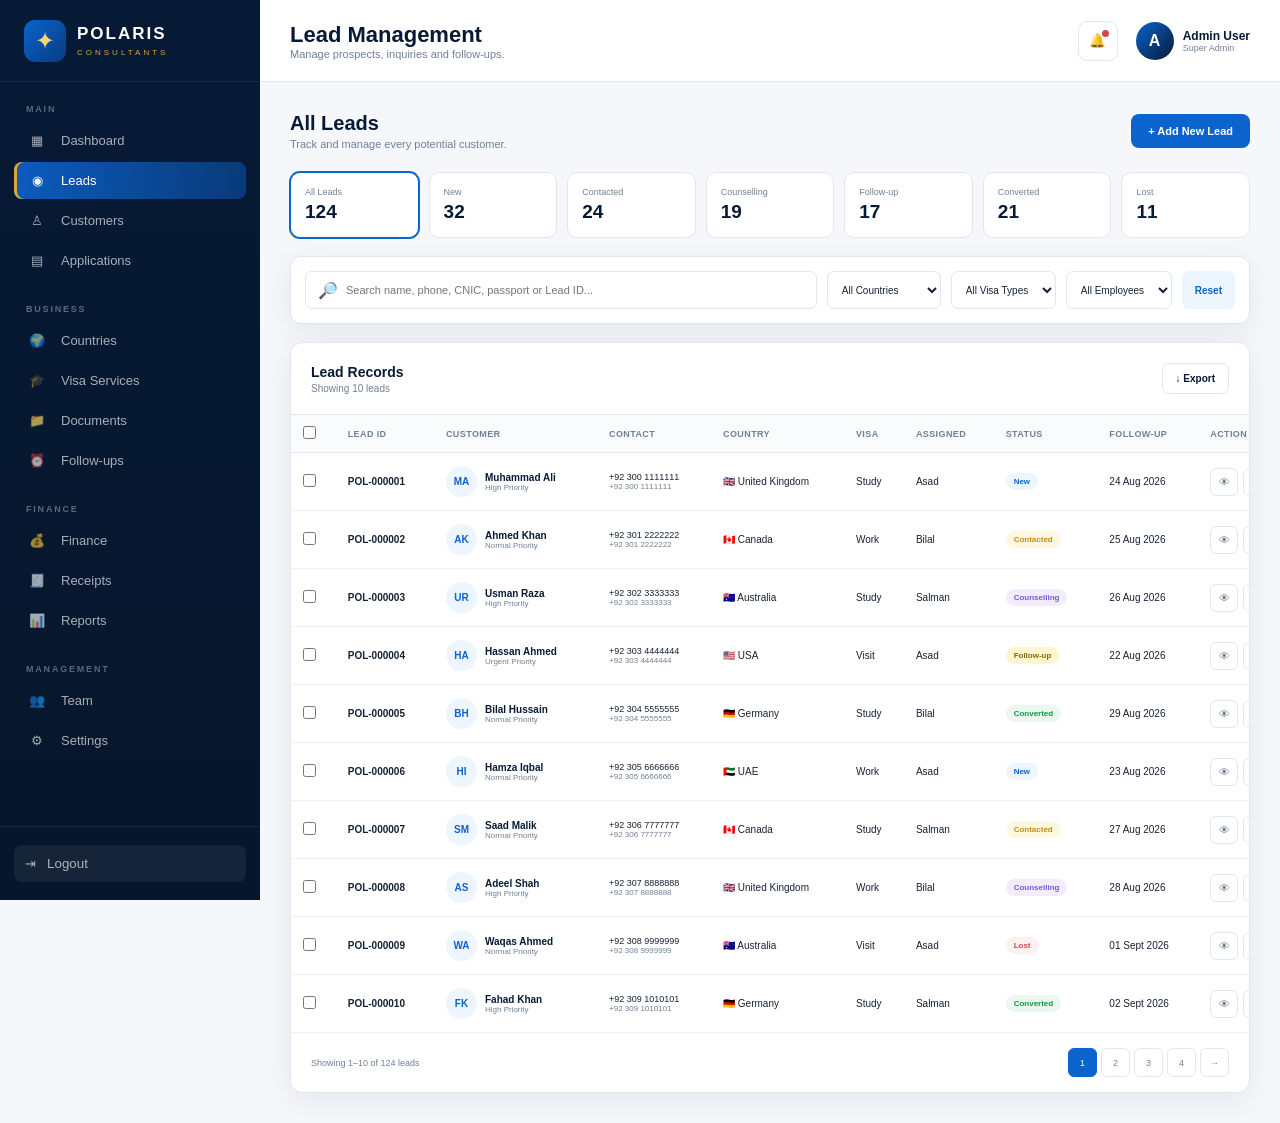
<file: leads.html>
<!DOCTYPE html>
<html lang="en">

<head>

    <meta charset="UTF-8">

    <meta
        name="viewport"
        content="width=device-width, initial-scale=1.0"
    >

    <title>Polaris Consultants | Leads</title>

    <link
        rel="stylesheet"
        href="leads.css"
    >

</head>


<body>


<!-- =====================================
     SIDEBAR
===================================== -->

<aside class="sidebar" id="sidebar">

    <div class="sidebar-logo">

        <div class="logo-mark">
            ✦
        </div>

        <div>
            <strong>POLARIS</strong>
            <span>CONSULTANTS</span>
        </div>

    </div>


    <div class="sidebar-section">

        <span class="sidebar-title">
            MAIN
        </span>

        <a href="admin.html" class="sidebar-link">
            <span>▦</span>
            Dashboard
        </a>

        <a href="leads.html" class="sidebar-link active">
            <span>◉</span>
            Leads
        </a>

        <a href="customers.html" class="sidebar-link">
            <span>♙</span>
            Customers
        </a>

        <a href="applications.html" class="sidebar-link">
            <span>▤</span>
            Applications
        </a>

    </div>


    <div class="sidebar-section">

        <span class="sidebar-title">
            BUSINESS
        </span>

        <a href="#" class="sidebar-link">
            <span>🌍</span>
            Countries
        </a>

        <a href="#" class="sidebar-link">
            <span>🎓</span>
            Visa Services
        </a>

        <a href="#" class="sidebar-link">
            <span>📁</span>
            Documents
        </a>

        <a href="#" class="sidebar-link">
            <span>⏰</span>
            Follow-ups
        </a>

    </div>


    <div class="sidebar-section">

        <span class="sidebar-title">
            FINANCE
        </span>

        <a href="#" class="sidebar-link">
            <span>💰</span>
            Finance
        </a>

        <a href="#" class="sidebar-link">
            <span>🧾</span>
            Receipts
        </a>

        <a href="#" class="sidebar-link">
            <span>📊</span>
            Reports
        </a>

    </div>


    <div class="sidebar-section">

        <span class="sidebar-title">
            MANAGEMENT
        </span>

        <a href="#" class="sidebar-link">
            <span>👥</span>
            Team
        </a>

        <a href="#" class="sidebar-link">
            <span>⚙</span>
            Settings
        </a>

    </div>


    <div class="sidebar-bottom">

        <button
            class="logout-button"
            id="logoutButton"
        >
            ⇥ &nbsp; Logout
        </button>

    </div>

</aside>



<!-- =====================================
     MAIN
===================================== -->

<main class="main-content">


    <!-- HEADER -->

    <header class="top-header">

        <div class="header-left">

            <button
                class="menu-button"
                id="menuButton"
            >
                ☰
            </button>

            <div>

                <h1>
                    Lead Management
                </h1>

                <p>
                    Manage prospects, inquiries and follow-ups.
                </p>

            </div>

        </div>


        <div class="header-right">

            <button class="notification-button">
                🔔
                <span></span>
            </button>


            <div class="admin-profile">

                <div class="profile-avatar">
                    A
                </div>

                <div class="profile-info">

                    <strong>
                        Admin User
                    </strong>

                    <small>
                        Super Admin
                    </small>

                </div>

            </div>

        </div>

    </header>



    <!-- CONTENT -->

    <section class="content">


        <!-- PAGE ACTION -->

        <div class="page-heading">

            <div>

                <h2>
                    All Leads
                </h2>

                <p>
                    Track and manage every potential customer.
                </p>

            </div>


            <button
                class="primary-button"
                id="addLeadButton"
            >
                + Add New Lead
            </button>

        </div>



        <!-- PIPELINE -->

        <div class="pipeline-grid">


            <div
                class="pipeline-card active"
                data-status="all"
            >

                <span>
                    All Leads
                </span>

                <strong id="allCount">
                    124
                </strong>

            </div>


            <div
                class="pipeline-card"
                data-status="New"
            >

                <span>
                    New
                </span>

                <strong>
                    32
                </strong>

            </div>


            <div
                class="pipeline-card"
                data-status="Contacted"
            >

                <span>
                    Contacted
                </span>

                <strong>
                    24
                </strong>

            </div>


            <div
                class="pipeline-card"
                data-status="Counselling"
            >

                <span>
                    Counselling
                </span>

                <strong>
                    19
                </strong>

            </div>


            <div
                class="pipeline-card"
                data-status="Follow-up"
            >

                <span>
                    Follow-up
                </span>

                <strong>
                    17
                </strong>

            </div>


            <div
                class="pipeline-card"
                data-status="Converted"
            >

                <span>
                    Converted
                </span>

                <strong>
                    21
                </strong>

            </div>


            <div
                class="pipeline-card"
                data-status="Lost"
            >

                <span>
                    Lost
                </span>

                <strong>
                    11
                </strong>

            </div>

        </div>



        <!-- FILTER BAR -->

        <div class="filter-card">

            <div class="search-box">

                <span>
                    🔎
                </span>

                <input
                    type="text"
                    id="searchInput"
                    placeholder="Search name, phone, CNIC, passport or Lead ID..."
                >

            </div>


            <select id="countryFilter">

                <option value="">
                    All Countries
                </option>

                <option value="United Kingdom">
                    United Kingdom
                </option>

                <option value="Canada">
                    Canada
                </option>

                <option value="Australia">
                    Australia
                </option>

                <option value="USA">
                    USA
                </option>

                <option value="Germany">
                    Germany
                </option>

                <option value="UAE">
                    UAE
                </option>

            </select>


            <select id="visaFilter">

                <option value="">
                    All Visa Types
                </option>

                <option value="Study">
                    Study Visa
                </option>

                <option value="Work">
                    Work Visa
                </option>

                <option value="Visit">
                    Visit Visa
                </option>

            </select>


            <select id="assignedFilter">

                <option value="">
                    All Employees
                </option>

                <option value="Asad">
                    Asad
                </option>

                <option value="Bilal">
                    Bilal
                </option>

                <option value="Salman">
                    Salman
                </option>

            </select>


            <button
                class="reset-button"
                id="resetFilters"
            >
                Reset
            </button>

        </div>



        <!-- LEADS TABLE -->

        <div class="table-card">


            <div class="table-header">

                <div>

                    <h3>
                        Lead Records
                    </h3>

                    <p id="resultText">
                        Showing 10 leads
                    </p>

                </div>


                <div class="table-actions">

                    <button
                        class="secondary-button"
                        id="exportButton"
                    >
                        ↓ Export
                    </button>

                </div>

            </div>


            <div class="table-wrapper">

                <table>

                    <thead>

                        <tr>

                            <th>
                                <input
                                    type="checkbox"
                                    id="selectAll"
                                >
                            </th>

                            <th>
                                Lead ID
                            </th>

                            <th>
                                Customer
                            </th>

                            <th>
                                Contact
                            </th>

                            <th>
                                Country
                            </th>

                            <th>
                                Visa
                            </th>

                            <th>
                                Assigned
                            </th>

                            <th>
                                Status
                            </th>

                            <th>
                                Follow-up
                            </th>

                            <th>
                                Action
                            </th>

                        </tr>

                    </thead>


                    <tbody id="leadTableBody">

                        <!-- JS WILL LOAD DATA -->

                    </tbody>

                </table>

            </div>


            <!-- PAGINATION -->

            <div class="pagination">

                <span>
                    Showing 1–10 of 124 leads
                </span>

                <div>

                    <button class="page-button active">
                        1
                    </button>

                    <button class="page-button">
                        2
                    </button>

                    <button class="page-button">
                        3
                    </button>

                    <button class="page-button">
                        4
                    </button>

                    <button class="page-button">
                        →
                    </button>

                </div>

            </div>

        </div>

    </section>

</main>



<!-- =====================================
     ADD LEAD MODAL
===================================== -->

<div
    class="modal-overlay"
    id="leadModal"
>


    <div class="modal">


        <div class="modal-header">

            <div>

                <h2>
                    Add New Lead
                </h2>

                <p>
                    Create a new customer inquiry.
                </p>

            </div>


            <button
                class="close-modal"
                id="closeModal"
            >
                ×
            </button>

        </div>



        <form id="leadForm">


            <div class="form-section-title">
                Personal Information
            </div>


            <div class="form-grid">


                <div class="form-group">

                    <label>
                        Full Name *
                    </label>

                    <input
                        type="text"
                        id="fullName"
                        required
                        placeholder="Customer full name"
                    >

                </div>


                <div class="form-group">

                    <label>
                        Father / Husband Name
                    </label>

                    <input
                        type="text"
                        id="fatherName"
                        placeholder="Father / Husband name"
                    >

                </div>


                <div class="form-group">

                    <label>
                        CNIC
                    </label>

                    <input
                        type="text"
                        id="cnic"
                        placeholder="XXXXX-XXXXXXX-X"
                    >

                </div>


                <div class="form-group">

                    <label>
                        Passport Number
                    </label>

                    <input
                        type="text"
                        id="passport"
                        placeholder="Passport number"
                    >

                </div>


                <div class="form-group">

                    <label>
                        Phone *
                    </label>

                    <input
                        type="tel"
                        id="phone"
                        required
                        placeholder="+92 300 0000000"
                    >

                </div>


                <div class="form-group">

                    <label>
                        WhatsApp
                    </label>

                    <input
                        type="tel"
                        id="whatsapp"
                        placeholder="+92 300 0000000"
                    >

                </div>


                <div class="form-group">

                    <label>
                        Email
                    </label>

                    <input
                        type="email"
                        id="email"
                        placeholder="customer@email.com"
                    >

                </div>


                <div class="form-group">

                    <label>
                        City
                    </label>

                    <input
                        type="text"
                        id="city"
                        placeholder="City"
                    >

                </div>

            </div>



            <div class="form-section-title">
                Visa Information
            </div>


            <div class="form-grid">


                <div class="form-group">

                    <label>
                        Country *
                    </label>

                    <select id="country" required>

                        <option value="">
                            Select Country
                        </option>

                        <option>
                            United Kingdom
                        </option>

                        <option>
                            Canada
                        </option>

                        <option>
                            Australia
                        </option>

                        <option>
                            USA
                        </option>

                        <option>
                            Germany
                        </option>

                        <option>
                            UAE
                        </option>

                        <option>
                            Turkey
                        </option>

                    </select>

                </div>


                <div class="form-group">

                    <label>
                        Visa Type *
                    </label>

                    <select id="visaType" required>

                        <option value="">
                            Select Visa
                        </option>

                        <option>
                            Study
                        </option>

                        <option>
                            Work
                        </option>

                        <option>
                            Visit
                        </option>

                    </select>

                </div>


                <div class="form-group">

                    <label>
                        Education
                    </label>

                    <input
                        type="text"
                        id="education"
                        placeholder="Highest qualification"
                    >

                </div>


                <div class="form-group">

                    <label>
                        Occupation
                    </label>

                    <input
                        type="text"
                        id="occupation"
                        placeholder="Current occupation"
                    >

                </div>


                <div class="form-group">

                    <label>
                        Lead Source
                    </label>

                    <select id="leadSource">

                        <option>
                            Website
                        </option>

                        <option>
                            WhatsApp
                        </option>

                        <option>
                            Facebook
                        </option>

                        <option>
                            Instagram
                        </option>

                        <option>
                            Referral
                        </option>

                        <option>
                            Walk-in
                        </option>

                        <option>
                            Phone
                        </option>

                        <option>
                            Other
                        </option>

                    </select>

                </div>


                <div class="form-group">

                    <label>
                        Assigned Employee
                    </label>

                    <select id="assignedEmployee">

                        <option>
                            Asad
                        </option>

                        <option>
                            Bilal
                        </option>

                        <option>
                            Salman
                        </option>

                    </select>

                </div>


                <div class="form-group">

                    <label>
                        Follow-up Date
                    </label>

                    <input
                        type="date"
                        id="followupDate"
                    >

                </div>


                <div class="form-group">

                    <label>
                        Priority
                    </label>

                    <select id="priority">

                        <option>
                            Normal
                        </option>

                        <option>
                            High
                        </option>

                        <option>
                            Urgent
                        </option>

                    </select>

                </div>

            </div>



            <div class="form-section-title">
                Notes
            </div>


            <div class="form-group">

                <textarea
                    id="notes"
                    rows="4"
                    placeholder="Add counselling notes, customer requirements or other information..."
                ></textarea>

            </div>



            <div class="modal-footer">

                <button
                    type="button"
                    class="cancel-button"
                    id="cancelModal"
                >
                    Cancel
                </button>

                <button
                    type="submit"
                    class="primary-button"
                >
                    Save Lead
                </button>

            </div>


        </form>

    </div>

</div>



<script src="leads.js"></script>

</body>

</html>
</file>
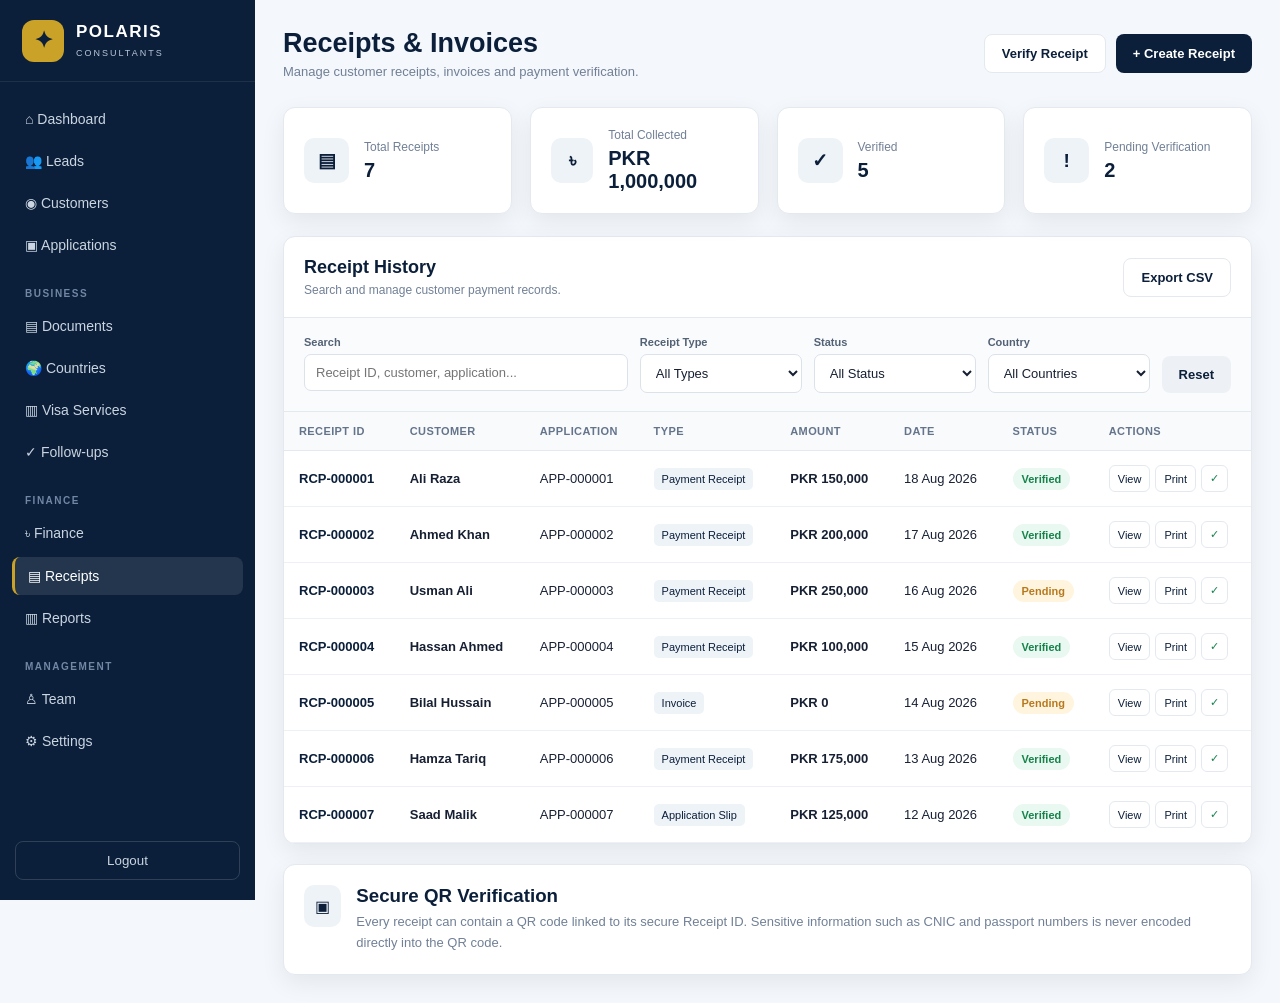
<file: receipts.html>
<!DOCTYPE html>
<html lang="en">
<head>
    <meta charset="UTF-8">
    <meta name="viewport" content="width=device-width, initial-scale=1.0">

    <title>Receipts & Invoices | Polaris Consultants</title>

    <link rel="stylesheet" href="receipts.css">
</head>

<body>

<div class="app">

    <!-- SIDEBAR -->
    <aside class="sidebar">

        <div class="brand">
            <div class="brand-logo">✦</div>

            <div>
                <h2>POLARIS</h2>
                <span>CONSULTANTS</span>
            </div>
        </div>

        <nav class="sidebar-nav">

            <a href="admin.html">⌂ Dashboard</a>
            <a href="leads.html">👥 Leads</a>
            <a href="customers.html">◉ Customers</a>
            <a href="applications.html">▣ Applications</a>

            <div class="nav-title">BUSINESS</div>

            <a href="documents.html">▤ Documents</a>
            <a href="#">🌍 Countries</a>
            <a href="#">▥ Visa Services</a>
            <a href="#">✓ Follow-ups</a>

            <div class="nav-title">FINANCE</div>

            <a href="finance.html">৳ Finance</a>
            <a href="receipts.html" class="active">▤ Receipts</a>
            <a href="#">▥ Reports</a>

            <div class="nav-title">MANAGEMENT</div>

            <a href="#">♙ Team</a>
            <a href="#">⚙ Settings</a>

        </nav>

        <div class="sidebar-bottom">
            <button onclick="logoutUser()">Logout</button>
        </div>

    </aside>


    <!-- MAIN -->
    <main class="main">

        <!-- TOPBAR -->
        <header class="topbar">

            <div>
                <button class="mobile-menu" onclick="toggleSidebar()">☰</button>

                <h1>Receipts & Invoices</h1>
                <p>Manage customer receipts, invoices and payment verification.</p>
            </div>

            <div class="topbar-actions">
                <button class="btn secondary" onclick="openVerifyModal()">
                    Verify Receipt
                </button>

                <button class="btn primary" onclick="openReceiptModal()">
                    + Create Receipt
                </button>
            </div>

        </header>


        <!-- STATS -->
        <section class="stats-grid">

            <div class="stat-card">
                <div class="stat-icon">▤</div>
                <div>
                    <span>Total Receipts</span>
                    <strong id="totalReceipts">0</strong>
                </div>
            </div>

            <div class="stat-card">
                <div class="stat-icon">৳</div>
                <div>
                    <span>Total Collected</span>
                    <strong id="totalCollected">PKR 0</strong>
                </div>
            </div>

            <div class="stat-card">
                <div class="stat-icon">✓</div>
                <div>
                    <span>Verified</span>
                    <strong id="verifiedReceipts">0</strong>
                </div>
            </div>

            <div class="stat-card">
                <div class="stat-icon">!</div>
                <div>
                    <span>Pending Verification</span>
                    <strong id="pendingReceipts">0</strong>
                </div>
            </div>

        </section>


        <!-- FILTERS -->
        <section class="panel">

            <div class="panel-header">

                <div>
                    <h2>Receipt History</h2>
                    <p>Search and manage customer payment records.</p>
                </div>

                <button class="btn secondary" onclick="exportReceiptsCSV()">
                    Export CSV
                </button>

            </div>


            <div class="filters">

                <div class="filter-group search-box">
                    <label>Search</label>

                    <input
                        type="text"
                        id="receiptSearch"
                        placeholder="Receipt ID, customer, application..."
                        oninput="renderReceipts()"
                    >
                </div>


                <div class="filter-group">
                    <label>Receipt Type</label>

                    <select id="receiptTypeFilter" onchange="renderReceipts()">
                        <option value="">All Types</option>
                        <option value="Payment Receipt">Payment Receipt</option>
                        <option value="Invoice">Invoice</option>
                        <option value="Refund Receipt">Refund Receipt</option>
                        <option value="Application Slip">Application Slip</option>
                    </select>
                </div>


                <div class="filter-group">
                    <label>Status</label>

                    <select id="receiptStatusFilter" onchange="renderReceipts()">
                        <option value="">All Status</option>
                        <option value="Verified">Verified</option>
                        <option value="Pending">Pending</option>
                    </select>
                </div>


                <div class="filter-group">
                    <label>Country</label>

                    <select id="countryFilter" onchange="renderReceipts()">
                        <option value="">All Countries</option>
                        <option value="United Kingdom">United Kingdom</option>
                        <option value="Canada">Canada</option>
                        <option value="Australia">Australia</option>
                        <option value="USA">USA</option>
                        <option value="Germany">Germany</option>
                        <option value="UAE">UAE</option>
                    </select>
                </div>


                <button class="btn reset-btn" onclick="resetFilters()">
                    Reset
                </button>

            </div>


            <!-- TABLE -->
            <div class="table-wrapper">

                <table>

                    <thead>
                        <tr>
                            <th>Receipt ID</th>
                            <th>Customer</th>
                            <th>Application</th>
                            <th>Type</th>
                            <th>Amount</th>
                            <th>Date</th>
                            <th>Status</th>
                            <th>Actions</th>
                        </tr>
                    </thead>

                    <tbody id="receiptsTableBody"></tbody>

                </table>

            </div>

        </section>


        <!-- QR VERIFICATION INFO -->
        <section class="verification-info">

            <div class="verification-icon">▣</div>

            <div>
                <h3>Secure QR Verification</h3>

                <p>
                    Every receipt can contain a QR code linked to its secure
                    Receipt ID. Sensitive information such as CNIC and passport
                    numbers is never encoded directly into the QR code.
                </p>
            </div>

        </section>

    </main>

</div>


<!-- CREATE RECEIPT MODAL -->
<div class="modal" id="receiptModal">

    <div class="modal-box large">

        <div class="modal-header">
            <div>
                <h2>Create Receipt</h2>
                <p>Create a payment receipt, invoice or application slip.</p>
            </div>

            <button class="close-btn" onclick="closeReceiptModal()">×</button>
        </div>


        <form id="receiptForm" onsubmit="createReceipt(event)">

            <div class="form-grid">

                <div class="form-group">
                    <label>Receipt Type *</label>

                    <select id="receiptType" required>
                        <option value="">Select Type</option>
                        <option value="Payment Receipt">Payment Receipt</option>
                        <option value="Invoice">Invoice</option>
                        <option value="Refund Receipt">Refund Receipt</option>
                        <option value="Application Slip">Application Slip</option>
                    </select>
                </div>


                <div class="form-group">
                    <label>Customer Name *</label>

                    <input
                        type="text"
                        id="customerName"
                        placeholder="Customer full name"
                        required
                    >
                </div>


                <div class="form-group">
                    <label>Customer ID</label>

                    <input
                        type="text"
                        id="customerId"
                        placeholder="CUS-000001"
                    >
                </div>


                <div class="form-group">
                    <label>Payment ID</label>

                    <input
                        type="text"
                        id="paymentId"
                        placeholder="PAY-000001"
                    >
                </div>


                <div class="form-group">
                    <label>Application ID</label>

                    <input
                        type="text"
                        id="applicationId"
                        placeholder="APP-000001"
                    >
                </div>


                <div class="form-group">
                    <label>Country</label>

                    <select id="country">
                        <option value="">Select Country</option>
                        <option>United Kingdom</option>
                        <option>Canada</option>
                        <option>Australia</option>
                        <option>USA</option>
                        <option>Germany</option>
                        <option>UAE</option>
                        <option>Turkey</option>
                    </select>
                </div>


                <div class="form-group">
                    <label>Visa Type</label>

                    <select id="visaType">
                        <option value="">Select Visa</option>
                        <option>Study Visa</option>
                        <option>Work Visa</option>
                        <option>Visit Visa</option>
                    </select>
                </div>


                <div class="form-group">
                    <label>Total Consultancy Fee</label>

                    <input
                        type="number"
                        id="totalFee"
                        min="0"
                        placeholder="0"
                    >
                </div>


                <div class="form-group">
                    <label>Amount Paid *</label>

                    <input
                        type="number"
                        id="amountPaid"
                        min="0"
                        placeholder="0"
                        required
                    >
                </div>


                <div class="form-group">
                    <label>Payment Method</label>

                    <select id="paymentMethod">
                        <option>Cash</option>
                        <option>Bank Transfer</option>
                        <option>JazzCash</option>
                        <option>EasyPaisa</option>
                        <option>Card</option>
                        <option>Other</option>
                    </select>
                </div>


                <div class="form-group">
                    <label>Payment Date *</label>

                    <input
                        type="date"
                        id="paymentDate"
                        required
                    >
                </div>


                <div class="form-group">
                    <label>Received By</label>

                    <input
                        type="text"
                        id="receivedBy"
                        value="Admin"
                    >
                </div>


                <div class="form-group full">
                    <label>Notes</label>

                    <textarea
                        id="receiptNotes"
                        rows="3"
                        placeholder="Additional notes..."
                    ></textarea>
                </div>

            </div>


            <div class="modal-footer">

                <button
                    type="button"
                    class="btn secondary"
                    onclick="closeReceiptModal()"
                >
                    Cancel
                </button>

                <button type="submit" class="btn primary">
                    Create Receipt
                </button>

            </div>

        </form>

    </div>

</div>


<!-- VIEW RECEIPT MODAL -->
<div class="modal" id="viewModal">

    <div class="modal-box receipt-modal-box">

        <div class="modal-header no-print">

            <div>
                <h2>Receipt Preview</h2>
                <p>Professional customer receipt.</p>
            </div>

            <button class="close-btn" onclick="closeViewModal()">×</button>

        </div>


        <div id="receiptPreview"></div>


        <div class="preview-actions no-print">

            <button class="btn secondary" onclick="printReceipt()">
                Print
            </button>

            <button class="btn secondary" onclick="downloadReceipt()">
                Download
            </button>

            <button class="btn primary" onclick="verifyCurrentReceipt()">
                Verify
            </button>

            <button class="btn whatsapp" onclick="whatsappReceipt()">
                WhatsApp
            </button>

        </div>

    </div>

</div>


<!-- VERIFY MODAL -->
<div class="modal" id="verifyModal">

    <div class="modal-box verify-box">

        <div class="modal-header">

            <div>
                <h2>Verify Receipt</h2>
                <p>Enter the secure Receipt ID.</p>
            </div>

            <button class="close-btn" onclick="closeVerifyModal()">×</button>

        </div>


        <div class="verify-form">

            <label>Receipt ID</label>

            <input
                type="text"
                id="verifyReceiptId"
                placeholder="e.g. RCP-000001"
            >

            <button class="btn primary" onclick="verifyReceipt()">
                Verify Receipt
            </button>

        </div>


        <div id="verificationResult"></div>

    </div>

</div>


<script src="receipts.js"></script>

</body>
</html>
</file>
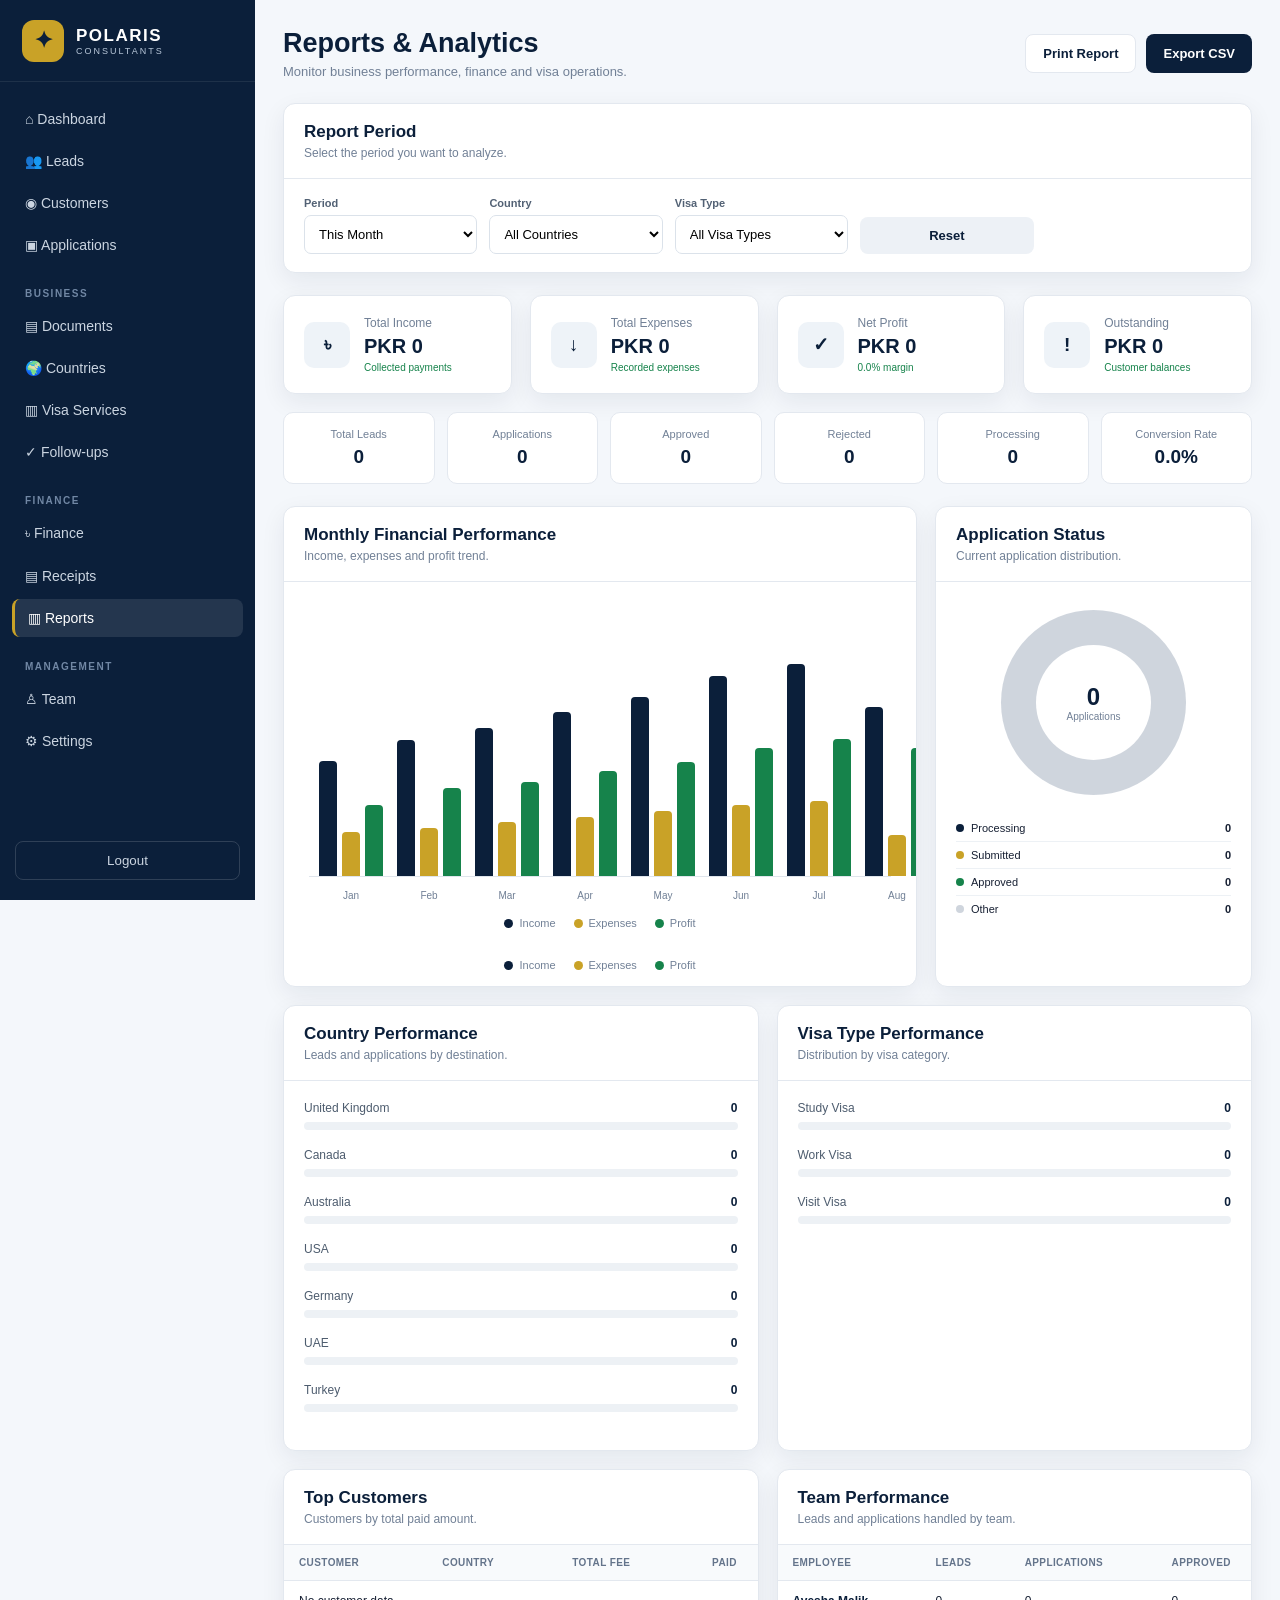
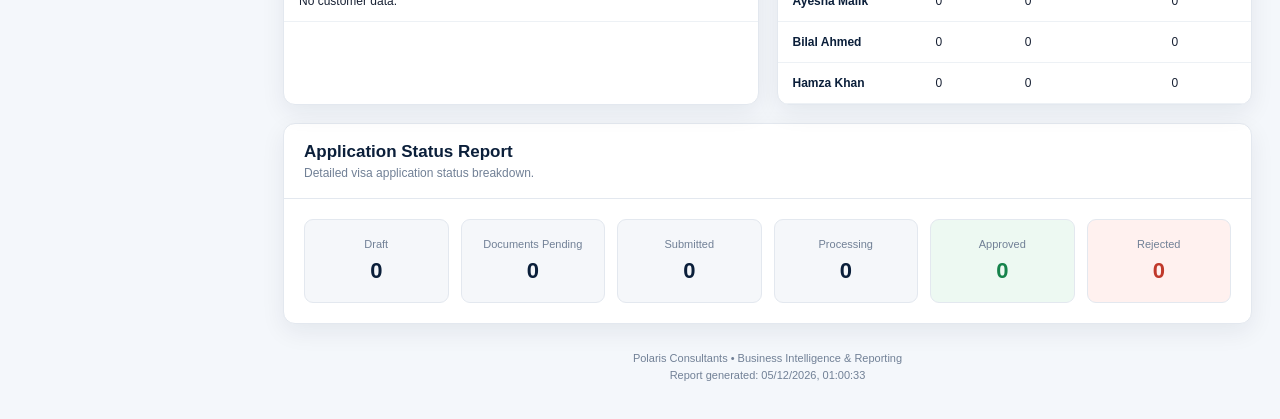
<file: reports.html>
<!DOCTYPE html>
<html lang="en">
<head>
    <meta charset="UTF-8">
    <meta name="viewport" content="width=device-width, initial-scale=1.0">

    <title>Reports & Analytics | Polaris Consultants</title>

    <link rel="stylesheet" href="reports.css">
</head>

<body>

<div class="app">

    <!-- SIDEBAR -->
    <aside class="sidebar">

        <div class="brand">

            <div class="brand-logo">✦</div>

            <div>
                <h2>POLARIS</h2>
                <span>CONSULTANTS</span>
            </div>

        </div>


        <nav class="sidebar-nav">

            <a href="admin.html">⌂ Dashboard</a>
            <a href="leads.html">👥 Leads</a>
            <a href="customers.html">◉ Customers</a>
            <a href="applications.html">▣ Applications</a>

            <div class="nav-title">BUSINESS</div>

            <a href="documents.html">▤ Documents</a>
            <a href="#">🌍 Countries</a>
            <a href="#">▥ Visa Services</a>
            <a href="#">✓ Follow-ups</a>

            <div class="nav-title">FINANCE</div>

            <a href="finance.html">৳ Finance</a>
            <a href="receipts.html">▤ Receipts</a>
            <a href="reports.html" class="active">▥ Reports</a>

            <div class="nav-title">MANAGEMENT</div>

            <a href="#">♙ Team</a>
            <a href="#">⚙ Settings</a>

        </nav>


        <div class="sidebar-bottom">

            <button onclick="logoutUser()">
                Logout
            </button>

        </div>

    </aside>


    <!-- MAIN -->
    <main class="main">

        <!-- TOPBAR -->
        <header class="topbar">

            <div class="title-area">

                <button
                    class="mobile-menu"
                    onclick="toggleSidebar()"
                >
                    ☰
                </button>

                <div>
                    <h1>Reports & Analytics</h1>

                    <p>
                        Monitor business performance, finance and visa operations.
                    </p>
                </div>

            </div>


            <div class="topbar-actions">

                <button
                    class="btn secondary"
                    onclick="printReport()"
                >
                    Print Report
                </button>

                <button
                    class="btn primary"
                    onclick="exportReportCSV()"
                >
                    Export CSV
                </button>

            </div>

        </header>


        <!-- REPORT FILTERS -->
        <section class="report-filter-panel">

            <div class="filter-title">

                <div>
                    <h2>Report Period</h2>

                    <p>
                        Select the period you want to analyze.
                    </p>
                </div>

            </div>


            <div class="report-filters">

                <div class="filter-group">

                    <label>Period</label>

                    <select
                        id="periodFilter"
                        onchange="changeReportPeriod()"
                    >
                        <option value="thisMonth">
                            This Month
                        </option>

                        <option value="lastMonth">
                            Last Month
                        </option>

                        <option value="thisYear">
                            This Year
                        </option>

                        <option value="all">
                            All Time
                        </option>

                        <option value="custom">
                            Custom
                        </option>

                    </select>

                </div>


                <div
                    class="filter-group custom-date"
                    id="customDateFields"
                >

                    <label>From</label>

                    <input
                        type="date"
                        id="dateFrom"
                        onchange="renderReports()"
                    >

                </div>


                <div
                    class="filter-group custom-date"
                    id="customDateFields2"
                >

                    <label>To</label>

                    <input
                        type="date"
                        id="dateTo"
                        onchange="renderReports()"
                    >

                </div>


                <div class="filter-group">

                    <label>Country</label>

                    <select
                        id="countryFilter"
                        onchange="renderReports()"
                    >

                        <option value="">
                            All Countries
                        </option>

                        <option value="United Kingdom">
                            United Kingdom
                        </option>

                        <option value="Canada">
                            Canada
                        </option>

                        <option value="Australia">
                            Australia
                        </option>

                        <option value="USA">
                            USA
                        </option>

                        <option value="Germany">
                            Germany
                        </option>

                        <option value="UAE">
                            UAE
                        </option>

                        <option value="Turkey">
                            Turkey
                        </option>

                    </select>

                </div>


                <div class="filter-group">

                    <label>Visa Type</label>

                    <select
                        id="visaFilter"
                        onchange="renderReports()"
                    >

                        <option value="">
                            All Visa Types
                        </option>

                        <option value="Study Visa">
                            Study Visa
                        </option>

                        <option value="Work Visa">
                            Work Visa
                        </option>

                        <option value="Visit Visa">
                            Visit Visa
                        </option>

                    </select>

                </div>


                <button
                    class="btn reset-btn"
                    onclick="resetReportFilters()"
                >
                    Reset
                </button>

            </div>

        </section>


        <!-- KPI CARDS -->
        <section class="stats-grid">

            <div class="stat-card">

                <div class="stat-icon">
                    ৳
                </div>

                <div>

                    <span>Total Income</span>

                    <strong id="totalIncome">
                        PKR 0
                    </strong>

                    <small id="incomeChange">
                        --
                    </small>

                </div>

            </div>


            <div class="stat-card">

                <div class="stat-icon">
                    ↓
                </div>

                <div>

                    <span>Total Expenses</span>

                    <strong id="totalExpenses">
                        PKR 0
                    </strong>

                    <small id="expenseChange">
                        --
                    </small>

                </div>

            </div>


            <div class="stat-card">

                <div class="stat-icon">
                    ✓
                </div>

                <div>

                    <span>Net Profit</span>

                    <strong id="netProfit">
                        PKR 0
                    </strong>

                    <small id="profitMargin">
                        0% margin
                    </small>

                </div>

            </div>


            <div class="stat-card">

                <div class="stat-icon">
                    !
                </div>

                <div>

                    <span>Outstanding</span>

                    <strong id="outstanding">
                        PKR 0
                    </strong>

                    <small>
                        Customer balances
                    </small>

                </div>

            </div>

        </section>


        <!-- APPLICATION KPI -->
        <section class="mini-stats">

            <div class="mini-card">

                <span>Total Leads</span>

                <strong id="totalLeads">
                    0
                </strong>

            </div>


            <div class="mini-card">

                <span>Applications</span>

                <strong id="totalApplications">
                    0
                </strong>

            </div>


            <div class="mini-card">

                <span>Approved</span>

                <strong id="approvedApplications">
                    0
                </strong>

            </div>


            <div class="mini-card">

                <span>Rejected</span>

                <strong id="rejectedApplications">
                    0
                </strong>

            </div>


            <div class="mini-card">

                <span>Processing</span>

                <strong id="processingApplications">
                    0
                </strong>

            </div>


            <div class="mini-card">

                <span>Conversion Rate</span>

                <strong id="conversionRate">
                    0%
                </strong>

            </div>

        </section>


        <!-- CHART GRID -->
        <section class="charts-grid">


            <!-- MONTHLY PERFORMANCE -->
            <div class="panel chart-panel large-panel">

                <div class="panel-header">

                    <div>

                        <h2>Monthly Financial Performance</h2>

                        <p>
                            Income, expenses and profit trend.
                        </p>

                    </div>

                </div>


                <div class="chart-area">

                    <div
                        class="bar-chart"
                        id="monthlyChart"
                    ></div>

                </div>

            </div>


            <!-- APPLICATION STATUS -->
            <div class="panel chart-panel">

                <div class="panel-header">

                    <div>

                        <h2>Application Status</h2>

                        <p>
                            Current application distribution.
                        </p>

                    </div>

                </div>


                <div
                    class="donut-container"
                    id="statusChart"
                ></div>


                <div
                    class="legend"
                    id="statusLegend"
                ></div>

            </div>


        </section>


        <!-- COUNTRY + VISA -->
        <section class="two-column">


            <div class="panel">

                <div class="panel-header">

                    <div>

                        <h2>Country Performance</h2>

                        <p>
                            Leads and applications by destination.
                        </p>

                    </div>

                </div>


                <div
                    class="horizontal-chart"
                    id="countryChart"
                ></div>

            </div>


            <div class="panel">

                <div class="panel-header">

                    <div>

                        <h2>Visa Type Performance</h2>

                        <p>
                            Distribution by visa category.
                        </p>

                    </div>

                </div>


                <div
                    class="horizontal-chart"
                    id="visaChart"
                ></div>

            </div>


        </section>


        <!-- FINANCE TABLES -->
        <section class="two-column">


            <!-- TOP CUSTOMERS -->
            <div class="panel">

                <div class="panel-header">

                    <div>

                        <h2>Top Customers</h2>

                        <p>
                            Customers by total paid amount.
                        </p>

                    </div>

                </div>


                <div class="table-wrapper">

                    <table>

                        <thead>

                            <tr>
                                <th>Customer</th>
                                <th>Country</th>
                                <th>Total Fee</th>
                                <th>Paid</th>
                            </tr>

                        </thead>

                        <tbody id="topCustomersTable"></tbody>

                    </table>

                </div>

            </div>


            <!-- TEAM PERFORMANCE -->
            <div class="panel">

                <div class="panel-header">

                    <div>

                        <h2>Team Performance</h2>

                        <p>
                            Leads and applications handled by team.
                        </p>

                    </div>

                </div>


                <div class="table-wrapper">

                    <table>

                        <thead>

                            <tr>
                                <th>Employee</th>
                                <th>Leads</th>
                                <th>Applications</th>
                                <th>Approved</th>
                            </tr>

                        </thead>

                        <tbody id="teamTable"></tbody>

                    </table>

                </div>

            </div>


        </section>


        <!-- APPLICATION STATUS TABLE -->
        <section class="panel">

            <div class="panel-header">

                <div>

                    <h2>Application Status Report</h2>

                    <p>
                        Detailed visa application status breakdown.
                    </p>

                </div>

            </div>


            <div class="status-grid">

                <div class="status-report-card">

                    <span>Draft</span>

                    <strong id="draftCount">
                        0
                    </strong>

                </div>


                <div class="status-report-card">

                    <span>Documents Pending</span>

                    <strong id="documentsPendingCount">
                        0
                    </strong>

                </div>


                <div class="status-report-card">

                    <span>Submitted</span>

                    <strong id="submittedCount">
                        0
                    </strong>

                </div>


                <div class="status-report-card">

                    <span>Processing</span>

                    <strong id="processingCount">
                        0
                    </strong>

                </div>


                <div class="status-report-card success">

                    <span>Approved</span>

                    <strong id="approvedCount">
                        0
                    </strong>

                </div>


                <div class="status-report-card danger">

                    <span>Rejected</span>

                    <strong id="rejectedCount">
                        0
                    </strong>

                </div>

            </div>

        </section>


        <!-- REPORT FOOTER -->
        <div class="report-footer">

            <p>
                Polaris Consultants • Business Intelligence & Reporting
            </p>

            <span id="reportGenerated">
                Report generated today
            </span>

        </div>

    </main>

</div>


<script src="reports.js"></script>

</body>
</html>
</file>
<file: style.css>
/* =========================================
   POLARIS CONSULTANTS
   MAIN WEBSITE STYLES
========================================= */

:root {

    --navy: #071a35;
    --navy-light: #0d2a50;
    --blue: #0b63ce;
    --blue-dark: #084c9e;

    --gold: #d7a936;
    --gold-light: #f3d477;

    --white: #ffffff;
    --light: #f5f8fc;
    --light-blue: #edf5ff;

    --text: #1b2a3a;
    --muted: #65748b;

    --border: #dfe7f1;

    --shadow: 0 15px 45px rgba(7, 26, 53, 0.10);

    --radius: 16px;
}


/* =========================================
   RESET
========================================= */

* {
    margin: 0;
    padding: 0;
    box-sizing: border-box;
}


html {
    scroll-behavior: smooth;
}


body {

    font-family:
        Arial,
        Helvetica,
        sans-serif;

    color: var(--text);

    background: var(--white);

    line-height: 1.6;
}


a {
    text-decoration: none;
    color: inherit;
}


button,
input,
textarea,
select {
    font-family: inherit;
}


img {
    max-width: 100%;
    display: block;
}


/* =========================================
   CONTAINER
========================================= */

.container {

    width: min(1180px, 92%);

    margin: auto;
}


/* =========================================
   TOP BAR
========================================= */

.top-bar {

    background: var(--navy);

    color: rgba(255,255,255,0.85);

    font-size: 13px;
}


.top-bar-content {

    min-height: 40px;

    display: flex;

    justify-content: space-between;

    align-items: center;

    gap: 20px;
}


.top-bar span {

    margin-right: 20px;
}


/* =========================================
   NAVBAR
========================================= */

.navbar {

    position: sticky;

    top: 0;

    z-index: 1000;

    background: rgba(255,255,255,0.97);

    backdrop-filter: blur(15px);

    border-bottom: 1px solid var(--border);
}


.nav-content {

    min-height: 82px;

    display: flex;

    align-items: center;

    justify-content: space-between;

    gap: 25px;
}


/* =========================================
   BRAND / LOGO
========================================= */

.brand {

    display: flex;

    align-items: center;

    gap: 10px;

    flex-shrink: 0;
}


.logo-box {

    width: 44px;

    height: 44px;

    border-radius: 12px;

    background:
        linear-gradient(
            135deg,
            var(--navy),
            var(--blue)
        );

    display: flex;

    align-items: center;

    justify-content: center;

    box-shadow:
        0 8px 20px rgba(11,99,206,0.22);
}


.logo-star {

    color: var(--gold-light);

    font-size: 25px;
}


.brand-text {

    display: flex;

    flex-direction: column;

    line-height: 1;
}


.brand-text strong {

    font-size: 19px;

    letter-spacing: 2px;

    color: var(--navy);
}


.brand-text span {

    font-size: 9px;

    letter-spacing: 3px;

    color: var(--gold);

    margin-top: 5px;
}


/* =========================================
   DESKTOP MENU
========================================= */

.desktop-menu {

    display: flex;

    align-items: center;

    gap: 25px;
}


.desktop-menu a {

    color: var(--text);

    font-size: 14px;

    font-weight: 600;

    transition: 0.25s ease;
}


.desktop-menu a:hover {

    color: var(--blue);
}


/* =========================================
   BUTTONS
========================================= */

.btn {

    display: inline-flex;

    align-items: center;

    justify-content: center;

    gap: 8px;

    border-radius: 10px;

    padding: 12px 19px;

    font-size: 14px;

    font-weight: 700;

    cursor: pointer;

    border: 1px solid transparent;

    transition: 0.25s ease;
}


.btn-primary {

    color: white;

    background:
        linear-gradient(
            135deg,
            var(--blue),
            var(--blue-dark)
        );

    box-shadow:
        0 8px 20px rgba(11,99,206,0.20);
}


.btn-primary:hover {

    transform: translateY(-2px);

    box-shadow:
        0 12px 25px rgba(11,99,206,0.30);
}


.btn-outline {

    color: var(--blue);

    border-color: var(--blue);

    background: white;
}


.btn-outline:hover {

    background: var(--blue);

    color: white;
}


.btn-light {

    background: white;

    color: var(--navy);
}


.btn-light:hover {

    transform: translateY(-2px);
}


.btn-large {

    padding: 15px 24px;

    font-size: 15px;
}


.nav-buttons {

    display: flex;

    gap: 10px;
}


/* =========================================
   MOBILE MENU
========================================= */

.mobile-menu-button {

    display: none;

    border: 0;

    background: transparent;

    font-size: 27px;

    cursor: pointer;

    color: var(--navy);
}


.mobile-menu {

    display: none;

    padding: 15px 4% 25px;

    background: white;

    border-top: 1px solid var(--border);
}


.mobile-menu.active {

    display: flex;

    flex-direction: column;

    gap: 15px;
}


.mobile-menu a {

    font-weight: 600;

    padding: 8px 0;
}


.mobile-apply {

    color: white !important;

    background: var(--blue);

    padding: 12px 15px !important;

    border-radius: 8px;

    text-align: center;
}


/* =========================================
   HERO
========================================= */

.hero {

    position: relative;

    overflow: hidden;

    min-height: 680px;

    display: flex;

    align-items: center;

    background:

        radial-gradient(
            circle at 80% 20%,
            rgba(11,99,206,0.30),
            transparent 30%
        ),

        linear-gradient(
            120deg,
            #06172e,
            #0a2b54 60%,
            #092344
        );

    color: white;
}


.hero::before {

    content: "";

    position: absolute;

    width: 550px;

    height: 550px;

    border: 1px solid rgba(255,255,255,0.08);

    border-radius: 50%;

    right: -180px;

    top: -100px;
}


.hero::after {

    content: "";

    position: absolute;

    width: 400px;

    height: 400px;

    border: 1px solid rgba(255,255,255,0.06);

    border-radius: 50%;

    right: -80px;

    top: -20px;
}


.hero-content {

    position: relative;

    z-index: 2;

    display: grid;

    grid-template-columns:
        1.4fr
        0.6fr;

    gap: 60px;

    align-items: center;
}


.hero-text {

    max-width: 760px;
}


.hero-badge {

    display: inline-block;

    padding: 8px 13px;

    border: 1px solid rgba(243,212,119,0.4);

    color: var(--gold-light);

    border-radius: 30px;

    font-size: 11px;

    letter-spacing: 1.5px;

    font-weight: 700;

    margin-bottom: 22px;
}


.hero h1 {

    font-size: clamp(42px, 6vw, 72px);

    line-height: 1.05;

    letter-spacing: -2px;

    margin-bottom: 25px;
}


.hero h1 span {

    display: block;

    color: var(--gold-light);
}


.hero p {

    max-width: 650px;

    font-size: 17px;

    color: rgba(255,255,255,0.78);

    margin-bottom: 30px;
}


.hero-buttons {

    display: flex;

    flex-wrap: wrap;

    gap: 12px;
}


.hero-trust {

    display: flex;

    gap: 40px;

    margin-top: 45px;

    padding-top: 25px;

    border-top:
        1px solid rgba(255,255,255,0.13);
}


.hero-trust div {

    display: flex;

    flex-direction: column;
}


.hero-trust strong {

    font-size: 25px;

    color: white;
}


.hero-trust span {

    color: rgba(255,255,255,0.6);

    font-size: 12px;
}


/* =========================================
   HERO CARD
========================================= */

.hero-card {

    padding: 35px;

    border-radius: 22px;

    background:
        linear-gradient(
            145deg,
            rgba(255,255,255,0.12),
            rgba(255,255,255,0.05)
        );

    border:
        1px solid rgba(255,255,255,0.14);

    backdrop-filter: blur(15px);

    box-shadow:
        0 25px 70px rgba(0,0,0,0.20);
}


.hero-card-icon {

    width: 60px;

    height: 60px;

    display: flex;

    align-items: center;

    justify-content: center;

    border-radius: 15px;

    background: rgba(215,169,54,0.14);

    color: var(--gold-light);

    font-size: 30px;

    margin-bottom: 25px;
}


.hero-card h3 {

    font-size: 25px;

    margin-bottom: 12px;
}


.hero-card p {

    font-size: 14px;

    margin-bottom: 25px;
}


.hero-card-link {

    color: var(--gold-light);

    font-weight: 700;
}


/* =========================================
   SECTION
========================================= */

.section {

    padding: 95px 0;
}


.section-heading {

    text-align: center;

    max-width: 700px;

    margin:
        0 auto 55px;
}


.section-label {

    display: inline-block;

    color: var(--blue);

    font-size: 11px;

    font-weight: 800;

    letter-spacing: 2px;

    margin-bottom: 10px;
}


.section-heading h2 {

    font-size: clamp(32px, 4vw, 46px);

    color: var(--navy);

    line-height: 1.15;

    margin-bottom: 15px;
}


.section-heading p {

    color: var(--muted);

    font-size: 16px;
}


/* =========================================
   SERVICES
========================================= */

.services-section {

    background: var(--white);
}


.service-grid {

    display: grid;

    grid-template-columns:
        repeat(4, 1fr);

    gap: 20px;
}


.service-card {

    padding: 30px;

    border: 1px solid var(--border);

    border-radius: var(--radius);

    background: white;

    transition: 0.3s ease;
}


.service-card:hover {

    transform: translateY(-8px);

    box-shadow: var(--shadow);

    border-color: rgba(11,99,206,0.2);
}


.service-icon {

    width: 55px;

    height: 55px;

    border-radius: 14px;

    display: flex;

    align-items: center;

    justify-content: center;

    background: var(--light-blue);

    font-size: 25px;

    margin-bottom: 22px;
}


.service-card h3 {

    color: var(--navy);

    font-size: 21px;

    margin-bottom: 10px;
}


.service-card p {

    color: var(--muted);

    font-size: 14px;

    margin-bottom: 20px;
}


.service-card a {

    color: var(--blue);

    font-size: 13px;

    font-weight: 800;
}


/* =========================================
   COUNTRIES
========================================= */

.countries-section {

    background: var(--light);
}


.country-grid {

    display: grid;

    grid-template-columns:
        repeat(4, 1fr);

    gap: 18px;
}


.country-card {

    background: white;

    border: 1px solid var(--border);

    border-radius: 15px;

    padding: 25px;

    transition: 0.3s ease;
}


.country-card:hover {

    transform: translateY(-5px);

    box-shadow: var(--shadow);
}


.country-flag {

    font-size: 40px;

    margin-bottom: 14px;
}


.country-card h3 {

    color: var(--navy);

    margin-bottom: 5px;
}


.country-card p {

    color: var(--muted);

    font-size: 13px;

    margin-bottom: 15px;
}


.country-card a {

    color: var(--blue);

    font-weight: 700;

    font-size: 13px;
}


/* =========================================
   WHY US
========================================= */

.why-section {

    background: white;
}


.why-grid {

    display: grid;

    grid-template-columns:
        1fr
        0.8fr;

    gap: 80px;

    align-items: center;
}


.why-content h2 {

    color: var(--navy);

    font-size: clamp(32px, 4vw, 48px);

    line-height: 1.1;

    margin-bottom: 20px;
}


.why-content > p {

    color: var(--muted);

    margin-bottom: 15px;
}


.feature-list {

    margin-top: 30px;

    display: grid;

    gap: 18px;
}


.feature {

    display: flex;

    gap: 14px;
}


.feature > span {

    width: 30px;

    height: 30px;

    border-radius: 50%;

    display: flex;

    align-items: center;

    justify-content: center;

    color: white;

    background: var(--blue);

    font-weight: bold;

    flex-shrink: 0;
}


.feature strong {

    color: var(--navy);
}


.feature p {

    color: var(--muted);

    font-size: 13px;
}


.why-stat-card {

    min-height: 380px;

    border-radius: 25px;

    padding: 45px;

    color: white;

    background:
        linear-gradient(
            145deg,
            var(--navy),
            #0d3c70
        );

    box-shadow:
        0 30px 70px rgba(7,26,53,0.20);

    display: flex;

    flex-direction: column;

    justify-content: center;
}


.stat-big {

    color: var(--gold-light);

    font-size: 55px;

    margin-bottom: 10px;
}


.why-stat-card h3 {

    font-size: 34px;

    letter-spacing: 3px;

    margin-bottom: 10px;
}


.why-stat-card p {

    color: rgba(255,255,255,0.72);

    margin-bottom: 25px;
}


/* =========================================
   PROCESS
========================================= */

.process-section {

    background: var(--light);
}


.process-grid {

    display: grid;

    grid-template-columns:
        repeat(4, 1fr);

    gap: 20px;
}


.process-step {

    position: relative;

    padding: 30px;

    background: white;

    border-radius: 16px;

    border: 1px solid var(--border);
}


.step-number {

    font-size: 38px;

    font-weight: 900;

    color: rgba(11,99,206,0.12);

    margin-bottom: 15px;
}


.process-step h3 {

    color: var(--navy);

    font-size: 19px;

    margin-bottom: 8px;
}


.process-step p {

    color: var(--muted);

    font-size: 14px;
}


/* =========================================
   APPLICATION
========================================= */

.application-section {

    background: white;
}


.application-wrapper {

    display: grid;

    grid-template-columns:
        0.7fr
        1.3fr;

    gap: 50px;

    padding: 50px;

    border-radius: 25px;

    background: var(--light);

    border: 1px solid var(--border);
}


.application-info h2 {

    color: var(--navy);

    font-size: 40px;

    line-height: 1.15;

    margin-bottom: 18px;
}


.application-info > p {

    color: var(--muted);

    margin-bottom: 25px;
}


.application-benefits {

    display: grid;

    gap: 14px;

    color: var(--navy);

    font-size: 14px;

    font-weight: 600;
}


/* =========================================
   FORM
========================================= */

.application-form {

    background: white;

    padding: 30px;

    border-radius: 18px;

    border: 1px solid var(--border);
}


.form-row {

    display: grid;

    grid-template-columns:
        1fr
        1fr;

    gap: 15px;
}


.form-group {

    margin-bottom: 18px;
}


.form-group label {

    display: block;

    color: var(--navy);

    font-size: 13px;

    font-weight: 700;

    margin-bottom: 7px;
}


.form-group input,
.form-group textarea,
.form-group select {

    width: 100%;

    padding: 13px 14px;

    border-radius: 9px;

    border: 1px solid var(--border);

    background: white;

    color: var(--text);

    outline: none;

    font-size: 14px;

    transition: 0.2s ease;
}


.form-group input:focus,
.form-group textarea:focus,
.form-group select:focus {

    border-color: var(--blue);

    box-shadow:
        0 0 0 3px rgba(11,99,206,0.08);
}


.form-group textarea {

    resize: vertical;
}


.btn-submit {

    width: 100%;

    border: none;
}


.form-note {

    color: var(--muted);

    font-size: 11px;

    text-align: center;

    margin-top: 12px;
}


.form-success {

    display: none;

    margin-top: 15px;

    padding: 12px;

    border-radius: 8px;

    background: #e9f9ef;

    color: #177245;

    font-size: 13px;

    font-weight: 700;

    text-align: center;
}


.form-success.show {

    display: block;
}


/* =========================================
   CTA
========================================= */

.cta-section {

    padding: 70px 0;

    color: white;

    background:
        linear-gradient(
            120deg,
            var(--navy),
            var(--blue-dark)
        );
}


.cta-content {

    display: flex;

    justify-content: space-between;

    align-items: center;

    gap: 40px;
}


.cta-content .section-label {

    color: var(--gold-light);
}


.cta-content h2 {

    font-size: 40px;

    line-height: 1.1;

    margin-bottom: 12px;
}


.cta-content p {

    color: rgba(255,255,255,0.72);
}


/* =========================================
   CONTACT
========================================= */

.contact-section {

    background: var(--light);
}


.contact-grid {

    display: grid;

    grid-template-columns:
        repeat(4, 1fr);

    gap: 18px;
}


.contact-card {

    text-align: center;

    padding: 30px;

    background: white;

    border-radius: 15px;

    border: 1px solid var(--border);
}


.contact-icon {

    font-size: 30px;

    margin-bottom: 12px;
}


.contact-card h3 {

    color: var(--navy);

    margin-bottom: 8px;
}


.contact-card p {

    color: var(--muted);

    font-size: 13px;
}


/* =========================================
   FOOTER
========================================= */

.footer {

    color: rgba(255,255,255,0.75);

    background: #041326;
}


.footer-grid {

    padding: 70px 0;

    display: grid;

    grid-template-columns:
        1.5fr
        1fr
        1fr
        1fr;

    gap: 40px;
}


.footer-brand-logo .brand-text strong {

    color: white;
}


.footer-brand p {

    max-width: 330px;

    margin-top: 20px;

    font-size: 13px;

    color: rgba(255,255,255,0.55);
}


.footer-column {

    display: flex;

    flex-direction: column;

    gap: 10px;
}


.footer-column h4 {

    color: white;

    margin-bottom: 8px;
}


.footer-column a {

    font-size: 13px;

    color: rgba(255,255,255,0.55);

    transition: 0.2s ease;
}


.footer-column a:hover {

    color: var(--gold-light);
}


.footer-bottom {

    padding: 20px 0;

    border-top:
        1px solid rgba(255,255,255,0.08);
}


.footer-bottom .container {

    display: flex;

    justify-content: space-between;

    gap: 20px;

    font-size: 11px;

    color: rgba(255,255,255,0.42);
}


/* =========================================
   WHATSAPP FLOAT
========================================= */

.whatsapp-float {

    position: fixed;

    right: 20px;

    bottom: 20px;

    width: 58px;

    height: 58px;

    border-radius: 50%;

    display: flex;

    align-items: center;

    justify-content: center;

    background: #25d366;

    color: white;

    font-size: 25px;

    z-index: 999;

    box-shadow:
        0 10px 30px rgba(0,0,0,0.20);

    transition: 0.25s ease;
}


.whatsapp-float:hover {

    transform: scale(1.08);
}


/* =========================================
   RESPONSIVE
========================================= */

@media (max-width: 1050px) {

    .desktop-menu {

        display: none;
    }

    .mobile-menu-button {

        display: block;
    }

    .hero-content {

        grid-template-columns: 1fr;

        padding-top: 70px;

        padding-bottom: 70px;
    }

    .hero-card {

        max-width: 500px;
    }

    .service-grid,
    .country-grid {

        grid-template-columns:
            repeat(2, 1fr);
    }

    .process-grid {

        grid-template-columns:
            repeat(2, 1fr);
    }

    .contact-grid {

        grid-template-columns:
            repeat(2, 1fr);
    }

    .why-grid {

        grid-template-columns: 1fr;
    }

    .application-wrapper {

        grid-template-columns: 1fr;
    }
}


@media (max-width: 700px) {

    .top-bar-content {

        flex-direction: column;

        justify-content: center;

        padding: 8px 0;

        text-align: center;

        gap: 3px;
    }

    .top-bar span {

        margin-right: 5px;
    }

    .nav-buttons {

        display: none;
    }

    .nav-content {

        min-height: 70px;
    }

    .hero {

        min-height: auto;
    }

    .hero h1 {

        font-size: 43px;
    }

    .hero p {

        font-size: 15px;
    }

    .hero-trust {

        gap: 20px;

        flex-wrap: wrap;
    }

    .hero-trust strong {

        font-size: 21px;
    }

    .section {

        padding: 70px 0;
    }

    .service-grid,
    .country-grid,
    .process-grid,
    .contact-grid {

        grid-template-columns: 1fr;
    }

    .form-row {

        grid-template-columns: 1fr;

        gap: 0;
    }

    .application-wrapper {

        padding: 20px;

        border-radius: 18px;
    }

    .application-form {

        padding: 20px;
    }

    .application-info h2 {

        font-size: 32px;
    }

    .cta-content {

        flex-direction: column;

        align-items: flex-start;
    }

    .cta-content h2 {

        font-size: 32px;
    }

    .footer-grid {

        grid-template-columns: 1fr 1fr;
    }

    .footer-bottom .container {

        flex-direction: column;
    }
}


@media (max-width: 450px) {

    .footer-grid {

        grid-template-columns: 1fr;
    }

    .hero-buttons {

        flex-direction: column;

        align-items: stretch;
    }

    .btn-large {

        width: 100%;
    }

    .hero-card {

        padding: 25px;
    }
}
</file>
<file: documents.css>
:root {

    --navy: #071a35;
    --blue: #0b63ce;
    --blue-light: #edf5ff;

    --gold: #d7a936;

    --green: #159447;
    --green-light: #eaf8ef;

    --red: #d64545;
    --red-light: #fff0f0;

    --orange: #d87c12;
    --orange-light: #fff4e4;

    --purple: #7657d9;
    --purple-light: #f1edff;

    --white: #ffffff;

    --background: #f5f7fb;

    --text: #172235;

    --muted: #718096;

    --border: #e1e7ef;

    --shadow:
        0 8px 30px rgba(7,26,53,.07);
}


* {
    margin: 0;
    padding: 0;
    box-sizing: border-box;
}


body {

    font-family:
        Arial,
        Helvetica,
        sans-serif;

    background: var(--background);

    color: var(--text);
}


button,
input,
select,
textarea {
    font-family: inherit;
}


a {
    color: inherit;
    text-decoration: none;
}


/* =========================================
   SIDEBAR
========================================= */

.sidebar {

    position: fixed;

    left: 0;
    top: 0;
    bottom: 0;

    width: 260px;

    background:
        linear-gradient(
            180deg,
            #071a35,
            #06162c
        );

    color: white;

    z-index: 1000;

    overflow-y: auto;

    display: flex;

    flex-direction: column;
}


.sidebar-logo {

    height: 82px;

    padding: 0 24px;

    display: flex;

    align-items: center;

    gap: 11px;

    border-bottom:
        1px solid rgba(255,255,255,.08);
}


.logo-mark {

    width: 42px;
    height: 42px;

    border-radius: 11px;

    display: flex;

    align-items: center;

    justify-content: center;

    background:
        linear-gradient(
            135deg,
            #0b63ce,
            #073c80
        );

    color: #f3d477;

    font-size: 24px;
}


.sidebar-logo strong {

    display: block;

    font-size: 17px;

    letter-spacing: 2px;
}


.sidebar-logo span {

    display: block;

    margin-top: 4px;

    color: #d7a936;

    font-size: 8px;

    letter-spacing: 3px;
}


.sidebar-section {
    padding: 22px 14px 0;
}


.sidebar-title {

    display: block;

    padding: 0 12px;

    margin-bottom: 8px;

    color:
        rgba(255,255,255,.35);

    font-size: 9px;

    font-weight: 800;

    letter-spacing: 1.8px;
}


.sidebar-link {

    display: flex;

    align-items: center;

    gap: 13px;

    padding: 11px 12px;

    margin-bottom: 3px;

    border-radius: 8px;

    color:
        rgba(255,255,255,.65);

    font-size: 13px;

    transition: .2s;
}


.sidebar-link span {

    width: 22px;

    text-align: center;
}


.sidebar-link:hover {

    color: white;

    background:
        rgba(255,255,255,.07);
}


.sidebar-link.active {

    color: white;

    background:
        linear-gradient(
            90deg,
            rgba(11,99,206,.9),
            rgba(11,99,206,.45)
        );

    box-shadow:
        inset 3px 0 #d7a936;
}


.sidebar-bottom {

    margin-top: auto;

    padding: 18px 14px;

    border-top:
        1px solid rgba(255,255,255,.08);
}


.logout-button {

    width: 100%;

    padding: 11px;

    border: 0;

    border-radius: 8px;

    text-align: left;

    color:
        rgba(255,255,255,.65);

    background:
        rgba(255,255,255,.06);

    cursor: pointer;
}


/* =========================================
   MAIN
========================================= */

.main-content {

    min-height: 100vh;

    margin-left: 260px;
}


.top-header {

    height: 82px;

    padding: 0 30px;

    background: white;

    border-bottom:
        1px solid var(--border);

    display: flex;

    align-items: center;

    justify-content: space-between;

    position: sticky;

    top: 0;

    z-index: 900;
}


.header-left {

    display: flex;

    align-items: center;

    gap: 15px;
}


.header-left h1 {

    color: var(--navy);

    font-size: 22px;
}


.header-left p {

    color: var(--muted);

    font-size: 11px;
}


.menu-button {

    display: none;

    width: 38px;
    height: 38px;

    border: 0;

    border-radius: 8px;

    color: var(--blue);

    background: var(--blue-light);

    font-size: 19px;

    cursor: pointer;
}


.header-right {

    display: flex;

    align-items: center;

    gap: 18px;
}


.notification-button {

    width: 40px;
    height: 40px;

    border: 1px solid var(--border);

    background: white;

    border-radius: 9px;

    position: relative;

    cursor: pointer;
}


.notification-button span {

    position: absolute;

    width: 7px;
    height: 7px;

    top: 8px;
    right: 8px;

    background: var(--red);

    border-radius: 50%;
}


.admin-profile {

    display: flex;

    align-items: center;

    gap: 9px;
}


.profile-avatar {

    width: 38px;
    height: 38px;

    border-radius: 50%;

    display: flex;

    align-items: center;

    justify-content: center;

    color: white;

    background:
        linear-gradient(
            135deg,
            var(--blue),
            var(--navy)
        );

    font-weight: 800;
}


.profile-info {

    display: flex;

    flex-direction: column;
}


.profile-info strong {

    color: var(--navy);

    font-size: 12px;
}


.profile-info small {

    color: var(--muted);

    font-size: 9px;
}


/* =========================================
   CONTENT
========================================= */

.content {
    padding: 30px;
}


.page-heading {

    display: flex;

    align-items: center;

    justify-content: space-between;

    margin-bottom: 22px;
}


.page-heading h2 {

    color: var(--navy);

    font-size: 20px;
}


.page-heading p {

    margin-top: 3px;

    color: var(--muted);

    font-size: 11px;
}


.primary-button {

    border: 0;

    border-radius: 8px;

    padding: 11px 17px;

    color: white;

    background: var(--blue);

    font-size: 11px;

    font-weight: 700;

    cursor: pointer;

    transition: .2s;
}


.primary-button:hover {

    background: #084eaa;

    transform: translateY(-1px);
}


.secondary-button {

    padding: 9px 13px;

    border: 1px solid var(--border);

    border-radius: 7px;

    color: var(--navy);

    background: white;

    font-size: 10px;

    font-weight: 700;

    cursor: pointer;
}


/* =========================================
   STATS
========================================= */

.stats-grid {

    display: grid;

    grid-template-columns:
        repeat(4,1fr);

    gap: 16px;

    margin-bottom: 20px;
}


.stat-card {

    display: flex;

    align-items: center;

    gap: 13px;

    padding: 18px;

    background: white;

    border: 1px solid var(--border);

    border-radius: 12px;

    box-shadow: var(--shadow);
}


.stat-icon {

    width: 48px;
    height: 48px;

    border-radius: 11px;

    display: flex;

    align-items: center;

    justify-content: center;

    font-size: 20px;
}


.stat-icon.blue {

    color: var(--blue);

    background: var(--blue-light);
}


.stat-icon.orange {

    color: var(--orange);

    background: var(--orange-light);
}


.stat-icon.green {

    color: var(--green);

    background: var(--green-light);
}


.stat-icon.red {

    color: var(--red);

    background: var(--red-light);
}


.stat-card > div:last-child {

    display: flex;

    flex-direction: column;
}


.stat-card span {

    color: var(--muted);

    font-size: 10px;
}


.stat-card strong {

    margin: 2px 0;

    color: var(--navy);

    font-size: 21px;
}


.stat-card small {

    color: var(--muted);

    font-size: 8px;
}


/* =========================================
   STATUS FILTERS
========================================= */

.status-card {

    display: grid;

    grid-template-columns:
        repeat(5,1fr);

    margin-bottom: 18px;

    overflow: hidden;

    background: white;

    border: 1px solid var(--border);

    border-radius: 11px;

    box-shadow: var(--shadow);
}


.status-filter {

    min-height: 70px;

    border: 0;

    border-right:
        1px solid var(--border);

    background: white;

    cursor: pointer;
}


.status-filter:last-child {
    border-right: 0;
}


.status-filter.active {

    background: var(--blue-light);

    box-shadow:
        inset 0 -3px var(--blue);
}


.status-filter strong {

    display: block;

    color: var(--navy);

    font-size: 19px;
}


.status-filter span {

    display: block;

    margin-top: 4px;

    color: var(--muted);

    font-size: 9px;
}


/* =========================================
   FILTERS
========================================= */

.filter-card {

    display: flex;

    align-items: center;

    gap: 10px;

    padding: 14px;

    margin-bottom: 18px;

    background: white;

    border: 1px solid var(--border);

    border-radius: 11px;

    box-shadow: var(--shadow);
}


.search-box {

    flex: 1;

    min-width: 250px;

    height: 38px;

    padding: 0 12px;

    display: flex;

    align-items: center;

    gap: 8px;

    border: 1px solid var(--border);

    border-radius: 7px;
}


.search-box input {

    width: 100%;

    border: 0;

    outline: 0;

    font-size: 10px;
}


.filter-card select {

    height: 38px;

    padding: 0 10px;

    border: 1px solid var(--border);

    border-radius: 7px;

    background: white;

    font-size: 10px;

    outline: none;
}


.reset-button {

    height: 38px;

    padding: 0 13px;

    border: 0;

    border-radius: 7px;

    color: var(--blue);

    background: var(--blue-light);

    font-size: 10px;

    font-weight: 700;

    cursor: pointer;
}


/* =========================================
   TABLE
========================================= */

.table-card {

    overflow: hidden;

    background: white;

    border: 1px solid var(--border);

    border-radius: 12px;

    box-shadow: var(--shadow);
}


.table-header {

    padding: 20px;

    display: flex;

    align-items: center;

    justify-content: space-between;

    border-bottom:
        1px solid var(--border);
}


.table-header h3 {

    color: var(--navy);

    font-size: 14px;
}


.table-header p {

    margin-top: 3px;

    color: var(--muted);

    font-size: 10px;
}


.table-wrapper {
    overflow-x: auto;
}


table {

    width: 100%;

    min-width: 1150px;

    border-collapse: collapse;
}


th {

    padding: 11px 12px;

    background: #fafbfd;

    border-bottom:
        1px solid var(--border);

    color: var(--muted);

    text-align: left;

    font-size: 9px;

    text-transform: uppercase;
}


td {

    padding: 13px 12px;

    border-bottom:
        1px solid #edf0f5;

    font-size: 10px;

    vertical-align: middle;
}


.document-cell {

    display: flex;

    align-items: center;

    gap: 9px;
}


.document-icon {

    width: 34px;
    height: 34px;

    display: flex;

    align-items: center;

    justify-content: center;

    border-radius: 7px;

    color: var(--blue);

    background: var(--blue-light);

    font-size: 15px;
}


.document-cell strong {

    display: block;

    color: var(--navy);

    font-size: 10px;
}


.document-cell small {

    display: block;

    margin-top: 3px;

    color: var(--muted);

    font-size: 8px;
}


.customer-cell strong {

    display: block;

    color: var(--navy);
}


.customer-cell small {

    display: block;

    margin-top: 3px;

    color: var(--muted);

    font-size: 8px;
}


.document-status {

    display: inline-block;

    padding: 5px 9px;

    border-radius: 20px;

    font-size: 8px;

    font-weight: 700;
}


.status-pending {

    color: var(--orange);

    background: var(--orange-light);
}


.status-received {

    color: var(--blue);

    background: var(--blue-light);
}


.status-verified {

    color: var(--green);

    background: var(--green-light);
}


.status-rejected {

    color: var(--red);

    background: var(--red-light);
}


.expiry-warning {

    color: var(--red);

    font-weight: 700;
}


.expiry-normal {

    color: var(--muted);
}


.action-buttons {

    display: flex;

    gap: 5px;
}


.action-button {

    width: 28px;
    height: 28px;

    border: 1px solid var(--border);

    border-radius: 6px;

    background: white;

    cursor: pointer;
}


.action-button:hover {

    color: var(--blue);

    border-color: var(--blue);
}


/* =========================================
   PAGINATION
========================================= */

.pagination {

    display: flex;

    align-items: center;

    justify-content: space-between;

    padding: 15px 20px;

    color: var(--muted);

    font-size: 9px;
}


.pagination > div {

    display: flex;

    gap: 4px;
}


.page-button {

    width: 29px;
    height: 29px;

    border: 1px solid var(--border);

    border-radius: 6px;

    background: white;
}


.page-button.active {

    color: white;

    background: var(--blue);

    border-color: var(--blue);
}


/* =========================================
   MODAL
========================================= */

.modal-overlay {

    position: fixed;

    inset: 0;

    z-index: 3000;

    display: none;

    align-items: center;

    justify-content: center;

    padding: 20px;

    background:
        rgba(3,13,28,.65);
}


.modal-overlay.show {
    display: flex;
}


.modal {

    width: min(850px,100%);

    max-height: 92vh;

    overflow-y: auto;

    background: white;

    border-radius: 14px;

    box-shadow:
        0 25px 80px rgba(0,0,0,.25);
}


.modal-header {

    padding: 22px;

    display: flex;

    justify-content: space-between;

    border-bottom:
        1px solid var(--border);
}


.modal-header h2 {

    color: var(--navy);

    font-size: 17px;
}


.modal-header p {

    margin-top: 3px;

    color: var(--muted);

    font-size: 10px;
}


.close-modal {

    width: 32px;
    height: 32px;

    border: 0;

    border-radius: 7px;

    background: #f5f7fb;

    font-size: 20px;

    cursor: pointer;
}


/* =========================================
   FORM
========================================= */

#documentForm {
    padding: 22px;
}


.form-grid {

    display: grid;

    grid-template-columns:
        repeat(2,1fr);

    gap: 14px;
}


.form-group {

    display: flex;

    flex-direction: column;

    gap: 5px;
}


.form-group.full-width {
    grid-column: 1 / -1;
}


.form-group label {

    color: var(--navy);

    font-size: 9px;

    font-weight: 700;
}


.form-group input,
.form-group select,
.form-group textarea {

    width: 100%;

    padding: 10px;

    border: 1px solid var(--border);

    border-radius: 7px;

    outline: none;

    font-size: 10px;
}


.form-group textarea {

    min-height: 85px;

    resize: vertical;
}


.upload-area {

    min-height: 110px;

    padding: 20px;

    display: flex;

    align-items: center;

    justify-content: center;

    gap: 15px;

    border: 2px dashed #cdd7e5;

    border-radius: 9px;

    background: #fafcff;

    text-align: center;
}


.upload-area input {

    max-width: 250px;
}


.upload-area strong {

    display: block;

    color: var(--navy);

    font-size: 11px;
}


.upload-area small {

    display: block;

    margin-top: 4px;

    color: var(--muted);

    font-size: 8px;
}


.modal-footer {

    display: flex;

    justify-content: flex-end;

    gap: 9px;

    margin-top: 20px;
}


.cancel-button {

    padding: 11px 17px;

    border: 1px solid var(--border);

    border-radius: 8px;

    background: white;

    color: var(--muted);

    cursor: pointer;
}


/* =========================================
   RESPONSIVE
========================================= */

@media(max-width:1200px) {

    .sidebar {
        width: 230px;
    }

    .main-content {
        margin-left: 230px;
    }

    .stats-grid {
        grid-template-columns:
            repeat(2,1fr);
    }

}


@media(max-width:900px) {

    .sidebar {

        transform:
            translateX(-100%);

        transition: .25s;
    }


    .sidebar.mobile-open {

        transform:
            translateX(0);
    }


    .main-content {
        margin-left: 0;
    }


    .menu-button {
        display: block;
    }


    .filter-card {
        flex-wrap: wrap;
    }


    .search-box {
        flex-basis: 100%;
    }

}


@media(max-width:650px) {

    .content {
        padding: 18px;
    }


    .top-header {
        padding: 0 15px;
    }


    .profile-info {
        display: none;
    }


    .stats-grid {
        grid-template-columns: 1fr;
    }


    .status-card {
        grid-template-columns:
            repeat(2,1fr);
    }


    .filter-card select {
        width: 100%;
    }


    .form-grid {
        grid-template-columns: 1fr;
    }


    .form-group.full-width {
        grid-column: auto;
    }


    .modal-overlay {
        padding: 8px;
    }

}
</file>
<file: finance.css>
:root {

    --navy: #071a35;
    --blue: #0b63ce;
    --blue-light: #edf5ff;

    --gold: #d7a936;

    --green: #159447;
    --green-light: #eaf8ef;

    --red: #d64545;
    --red-light: #fff0f0;

    --orange: #d87c12;
    --orange-light: #fff4e4;

    --white: #ffffff;

    --background: #f5f7fb;

    --text: #172235;

    --muted: #718096;

    --border: #e1e7ef;

    --shadow:
        0 8px 30px rgba(7,26,53,.07);
}


* {
    margin: 0;
    padding: 0;
    box-sizing: border-box;
}


body {

    font-family:
        Arial,
        Helvetica,
        sans-serif;

    background: var(--background);

    color: var(--text);
}


button,
input,
select,
textarea {
    font-family: inherit;
}


a {
    color: inherit;
    text-decoration: none;
}


/* =========================================
   SIDEBAR
========================================= */

.sidebar {

    position: fixed;

    left: 0;
    top: 0;
    bottom: 0;

    width: 260px;

    background:
        linear-gradient(
            180deg,
            #071a35,
            #06162c
        );

    color: white;

    z-index: 1000;

    overflow-y: auto;

    display: flex;

    flex-direction: column;
}


.sidebar-logo {

    height: 82px;

    padding: 0 24px;

    display: flex;

    align-items: center;

    gap: 11px;

    border-bottom:
        1px solid rgba(255,255,255,.08);
}


.logo-mark {

    width: 42px;
    height: 42px;

    border-radius: 11px;

    display: flex;

    align-items: center;

    justify-content: center;

    background:
        linear-gradient(
            135deg,
            #0b63ce,
            #073c80
        );

    color: #f3d477;

    font-size: 24px;
}


.sidebar-logo strong {

    display: block;

    font-size: 17px;

    letter-spacing: 2px;
}


.sidebar-logo span {

    display: block;

    margin-top: 4px;

    color: #d7a936;

    font-size: 8px;

    letter-spacing: 3px;
}


.sidebar-section {
    padding: 22px 14px 0;
}


.sidebar-title {

    display: block;

    padding: 0 12px;

    margin-bottom: 8px;

    color:
        rgba(255,255,255,.35);

    font-size: 9px;

    font-weight: 800;

    letter-spacing: 1.8px;
}


.sidebar-link {

    display: flex;

    align-items: center;

    gap: 13px;

    padding: 11px 12px;

    margin-bottom: 3px;

    border-radius: 8px;

    color:
        rgba(255,255,255,.65);

    font-size: 13px;

    transition: .2s;
}


.sidebar-link span {

    width: 22px;

    text-align: center;
}


.sidebar-link:hover {

    color: white;

    background:
        rgba(255,255,255,.07);
}


.sidebar-link.active {

    color: white;

    background:
        linear-gradient(
            90deg,
            rgba(11,99,206,.9),
            rgba(11,99,206,.45)
        );

    box-shadow:
        inset 3px 0 #d7a936;
}


.sidebar-bottom {

    margin-top: auto;

    padding: 18px 14px;

    border-top:
        1px solid rgba(255,255,255,.08);
}


.logout-button {

    width: 100%;

    padding: 11px;

    border: 0;

    border-radius: 8px;

    text-align: left;

    color:
        rgba(255,255,255,.65);

    background:
        rgba(255,255,255,.06);

    cursor: pointer;
}


/* =========================================
   MAIN
========================================= */

.main-content {

    min-height: 100vh;

    margin-left: 260px;
}


.top-header {

    height: 82px;

    padding: 0 30px;

    background: white;

    border-bottom:
        1px solid var(--border);

    display: flex;

    align-items: center;

    justify-content: space-between;

    position: sticky;

    top: 0;

    z-index: 900;
}


.header-left {

    display: flex;

    align-items: center;

    gap: 15px;
}


.header-left h1 {

    color: var(--navy);

    font-size: 22px;
}


.header-left p {

    color: var(--muted);

    font-size: 11px;
}


.menu-button {

    display: none;

    width: 38px;
    height: 38px;

    border: 0;

    border-radius: 8px;

    color: var(--blue);

    background: var(--blue-light);

    font-size: 19px;

    cursor: pointer;
}


.header-right {

    display: flex;

    align-items: center;

    gap: 18px;
}


.notification-button {

    width: 40px;
    height: 40px;

    border: 1px solid var(--border);

    background: white;

    border-radius: 9px;

    position: relative;

    cursor: pointer;
}


.notification-button span {

    position: absolute;

    width: 7px;
    height: 7px;

    top: 8px;
    right: 8px;

    background: var(--red);

    border-radius: 50%;
}


.admin-profile {

    display: flex;

    align-items: center;

    gap: 9px;
}


.profile-avatar {

    width: 38px;
    height: 38px;

    border-radius: 50%;

    display: flex;

    align-items: center;

    justify-content: center;

    color: white;

    background:
        linear-gradient(
            135deg,
            var(--blue),
            var(--navy)
        );

    font-weight: 800;
}


.profile-info {

    display: flex;

    flex-direction: column;
}


.profile-info strong {

    color: var(--navy);

    font-size: 12px;
}


.profile-info small {

    color: var(--muted);

    font-size: 9px;
}


/* =========================================
   CONTENT
========================================= */

.content {
    padding: 30px;
}


.page-heading {

    display: flex;

    align-items: center;

    justify-content: space-between;

    margin-bottom: 22px;
}


.page-heading h2 {

    color: var(--navy);

    font-size: 20px;
}


.page-heading p {

    margin-top: 3px;

    color: var(--muted);

    font-size: 11px;
}


.heading-actions {

    display: flex;

    align-items: center;

    gap: 8px;
}


.primary-button,
.expense-button,
.secondary-button {

    border-radius: 8px;

    padding: 11px 16px;

    font-size: 10px;

    font-weight: 700;

    cursor: pointer;

    transition: .2s;
}


.primary-button {

    border: 0;

    color: white;

    background: var(--blue);
}


.primary-button:hover {
    background: #084eaa;
}


.expense-button {

    border: 0;

    color: white;

    background: var(--red);
}


.expense-button:hover {
    background: #b93434;
}


.secondary-button {

    border: 1px solid var(--border);

    color: var(--navy);

    background: white;
}


/* =========================================
   STATS
========================================= */

.stats-grid {

    display: grid;

    grid-template-columns:
        repeat(4,1fr);

    gap: 16px;

    margin-bottom: 20px;
}


.stat-card {

    display: flex;

    align-items: center;

    gap: 13px;

    padding: 18px;

    background: white;

    border: 1px solid var(--border);

    border-radius: 12px;

    box-shadow: var(--shadow);
}


.stat-icon {

    width: 48px;
    height: 48px;

    border-radius: 11px;

    display: flex;

    align-items: center;

    justify-content: center;

    font-size: 20px;
}


.stat-icon.blue {

    color: var(--blue);

    background: var(--blue-light);
}


.stat-icon.red {

    color: var(--red);

    background: var(--red-light);
}


.stat-icon.green {

    color: var(--green);

    background: var(--green-light);
}


.stat-icon.orange {

    color: var(--orange);

    background: var(--orange-light);
}


.stat-card > div:last-child {

    display: flex;

    flex-direction: column;
}


.stat-card span {

    color: var(--muted);

    font-size: 10px;
}


.stat-card strong {

    margin: 3px 0;

    color: var(--navy);

    font-size: 19px;
}


.stat-card small {

    color: var(--muted);

    font-size: 8px;
}


/* =========================================
   SUMMARY
========================================= */

.summary-grid {

    display: grid;

    grid-template-columns:
        1fr 1fr;

    gap: 18px;

    margin-bottom: 20px;
}


.summary-card {

    padding: 20px;

    background: white;

    border: 1px solid var(--border);

    border-radius: 12px;

    box-shadow: var(--shadow);
}


.summary-header {

    display: flex;

    align-items: center;

    justify-content: space-between;

    margin-bottom: 18px;
}


.summary-header h3 {

    color: var(--navy);

    font-size: 13px;
}


.summary-header p {

    margin-top: 3px;

    color: var(--muted);

    font-size: 9px;
}


.summary-icon {

    width: 36px;
    height: 36px;

    display: flex;

    align-items: center;

    justify-content: center;

    border-radius: 8px;

    background: var(--blue-light);
}


.summary-row {

    display: flex;

    justify-content: space-between;

    padding: 9px 0;

    border-bottom:
        1px solid #edf0f5;
}


.summary-row span {

    color: var(--muted);

    font-size: 10px;
}


.summary-row strong {

    color: var(--navy);

    font-size: 11px;
}


.summary-row .positive {
    color: var(--green);
}


.summary-row .warning {
    color: var(--orange);
}


.progress-bar {

    height: 7px;

    margin-top: 17px;

    overflow: hidden;

    border-radius: 20px;

    background: #edf0f5;
}


.progress-bar div {

    height: 100%;

    width: 0;

    border-radius: 20px;

    background: var(--blue);

    transition: .4s;
}


.progress-text {

    display: block;

    margin-top: 7px;

    color: var(--muted);

    font-size: 8px;

    text-align: right;
}


.expense-list > div {

    display: flex;

    justify-content: space-between;

    padding: 10px 0;

    border-bottom:
        1px solid #edf0f5;
}


.expense-list span {

    color: var(--muted);

    font-size: 10px;
}


.expense-list strong {

    color: var(--navy);

    font-size: 10px;
}


/* =========================================
   TABS
========================================= */

.finance-tabs {

    display: flex;

    gap: 3px;

    padding: 5px;

    margin-bottom: 15px;

    width: fit-content;

    background: white;

    border: 1px solid var(--border);

    border-radius: 9px;
}


.finance-tab {

    padding: 9px 17px;

    border: 0;

    border-radius: 6px;

    color: var(--muted);

    background: transparent;

    font-size: 10px;

    font-weight: 700;

    cursor: pointer;
}


.finance-tab.active {

    color: white;

    background: var(--blue);
}


/* =========================================
   FILTER
========================================= */

.filter-card {

    display: flex;

    align-items: center;

    gap: 10px;

    padding: 14px;

    margin-bottom: 18px;

    background: white;

    border: 1px solid var(--border);

    border-radius: 11px;

    box-shadow: var(--shadow);
}


.search-box {

    flex: 1;

    min-width: 250px;

    height: 38px;

    padding: 0 12px;

    display: flex;

    align-items: center;

    gap: 8px;

    border: 1px solid var(--border);

    border-radius: 7px;
}


.search-box input {

    width: 100%;

    border: 0;

    outline: 0;

    font-size: 10px;
}


.filter-card select {

    height: 38px;

    padding: 0 10px;

    border: 1px solid var(--border);

    border-radius: 7px;

    background: white;

    font-size: 10px;

    outline: none;
}


.reset-button {

    height: 38px;

    padding: 0 13px;

    border: 0;

    border-radius: 7px;

    color: var(--blue);

    background: var(--blue-light);

    font-size: 10px;

    font-weight: 700;

    cursor: pointer;
}


/* =========================================
   TABLE
========================================= */

.table-card {

    overflow: hidden;

    background: white;

    border: 1px solid var(--border);

    border-radius: 12px;

    box-shadow: var(--shadow);
}


.table-header {

    padding: 20px;

    border-bottom:
        1px solid var(--border);
}


.table-header h3 {

    color: var(--navy);

    font-size: 14px;
}


.table-header p {

    margin-top: 3px;

    color: var(--muted);

    font-size: 10px;
}


.table-wrapper {
    overflow-x: auto;
}


table {

    width: 100%;

    min-width: 1100px;

    border-collapse: collapse;
}


th {

    padding: 11px 12px;

    background: #fafbfd;

    border-bottom:
        1px solid var(--border);

    color: var(--muted);

    text-align: left;

    font-size: 9px;

    text-transform: uppercase;
}


td {

    padding: 13px 12px;

    border-bottom:
        1px solid #edf0f5;

    font-size: 10px;

    vertical-align: middle;
}


.customer-cell strong {

    display: block;

    color: var(--navy);
}


.customer-cell small {

    display: block;

    margin-top: 3px;

    color: var(--muted);

    font-size: 8px;
}


.amount-positive {

    color: var(--green);

    font-weight: 800;
}


.amount-negative {

    color: var(--red);

    font-weight: 800;
}


.amount-warning {

    color: var(--orange);

    font-weight: 800;
}


.payment-method {

    display: inline-block;

    padding: 5px 8px;

    border-radius: 20px;

    color: var(--blue);

    background: var(--blue-light);

    font-size: 8px;

    font-weight: 700;
}


.balance-paid {

    color: var(--green);

    background: var(--green-light);
}


.balance-pending {

    color: var(--orange);

    background: var(--orange-light);
}


.balance-badge {

    display: inline-block;

    padding: 5px 8px;

    border-radius: 20px;

    font-size: 8px;

    font-weight: 700;
}


.action-buttons {

    display: flex;

    gap: 5px;
}


.action-button {

    width: 28px;
    height: 28px;

    border: 1px solid var(--border);

    border-radius: 6px;

    background: white;

    cursor: pointer;
}


.action-button:hover {

    color: var(--blue);

    border-color: var(--blue);
}


.hidden-section {
    display: none;
}


/* =========================================
   MODAL
========================================= */

.modal-overlay {

    position: fixed;

    inset: 0;

    z-index: 3000;

    display: none;

    align-items: center;

    justify-content: center;

    padding: 20px;

    background:
        rgba(3,13,28,.65);
}


.modal-overlay.show {
    display: flex;
}


.modal {

    width: min(820px,100%);

    max-height: 92vh;

    overflow-y: auto;

    background: white;

    border-radius: 14px;

    box-shadow:
        0 25px 80px rgba(0,0,0,.25);
}


.modal-header {

    padding: 22px;

    display: flex;

    justify-content: space-between;

    border-bottom:
        1px solid var(--border);
}


.modal-header h2 {

    color: var(--navy);

    font-size: 17px;
}


.modal-header p {

    margin-top: 3px;

    color: var(--muted);

    font-size: 10px;
}


.close-modal {

    width: 32px;
    height: 32px;

    border: 0;

    border-radius: 7px;

    background: #f5f7fb;

    font-size: 20px;

    cursor: pointer;
}


/* =========================================
   FORM
========================================= */

form {
    padding: 22px;
}


.form-grid {

    display: grid;

    grid-template-columns:
        repeat(2,1fr);

    gap: 14px;
}


.form-group {

    display: flex;

    flex-direction: column;

    gap: 5px;
}


.form-group.full-width {
    grid-column: 1 / -1;
}


.form-group label {

    color: var(--navy);

    font-size: 9px;

    font-weight: 700;
}


.form-group input,
.form-group select,
.form-group textarea {

    width: 100%;

    padding: 10px;

    border: 1px solid var(--border);

    border-radius: 7px;

    outline: none;

    font-size: 10px;
}


.form-group textarea {

    min-height: 80px;

    resize: vertical;
}


.modal-footer {

    display: flex;

    justify-content: flex-end;

    gap: 9px;

    margin-top: 20px;
}


.cancel-button {

    padding: 11px 17px;

    border: 1px solid var(--border);

    border-radius: 8px;

    background: white;

    color: var(--muted);

    cursor: pointer;
}


/* =========================================
   RESPONSIVE
========================================= */

@media(max-width:1200px) {

    .sidebar {
        width: 230px;
    }

    .main-content {
        margin-left: 230px;
    }

    .stats-grid {
        grid-template-columns:
            repeat(2,1fr);
    }

}


@media(max-width:900px) {

    .sidebar {

        transform:
            translateX(-100%);

        transition: .25s;
    }


    .sidebar.mobile-open {

        transform:
            translateX(0);
    }


    .main-content {
        margin-left: 0;
    }


    .menu-button {
        display: block;
    }


    .summary-grid {
        grid-template-columns: 1fr;
    }


    .filter-card {
        flex-wrap: wrap;
    }


    .search-box {
        flex-basis: 100%;
    }

}


@media(max-width:650px) {

    .content {
        padding: 18px;
    }


    .top-header {
        padding: 0 15px;
    }


    .profile-info {
        display: none;
    }


    .stats-grid {
        grid-template-columns: 1fr;
    }


    .page-heading {

        align-items: flex-start;

        flex-direction: column;

        gap: 14px;

    }


    .heading-actions {
        width: 100%;
        flex-wrap: wrap;
    }


    .filter-card select {
        width: 100%;
    }


    .form-grid {
        grid-template-columns: 1fr;
    }


    .form-group.full-width {
        grid-column: auto;
    }


    .finance-tabs {
        width: 100%;
        overflow-x: auto;
    }

}
</file>
<file: leads.css>
/* =========================================
   POLARIS CONSULTANTS
   LEADS CRM
========================================= */

:root {

    --navy: #071a35;
    --blue: #0b63ce;
    --blue-light: #edf5ff;

    --gold: #d7a936;

    --green: #159447;
    --green-light: #eaf8ef;

    --red: #d64545;
    --red-light: #fff0f0;

    --yellow: #c28b16;
    --yellow-light: #fff7df;

    --purple: #7657d9;

    --white: #ffffff;

    --background: #f5f7fb;

    --text: #172235;

    --muted: #718096;

    --border: #e1e7ef;

    --shadow:
        0 8px 30px rgba(7,26,53,0.07);
}


/* RESET */

* {
    margin: 0;
    padding: 0;
    box-sizing: border-box;
}


body {

    font-family:
        Arial,
        Helvetica,
        sans-serif;

    background: var(--background);

    color: var(--text);
}


a {
    text-decoration: none;
    color: inherit;
}


button,
input,
select,
textarea {
    font-family: inherit;
}


/* =========================================
   SIDEBAR
========================================= */

.sidebar {

    position: fixed;

    left: 0;
    top: 0;
    bottom: 0;

    width: 260px;

    background:
        linear-gradient(
            180deg,
            #071a35,
            #06162c
        );

    color: white;

    z-index: 1000;

    overflow-y: auto;

    display: flex;
    flex-direction: column;
}


.sidebar-logo {

    height: 82px;

    padding: 0 24px;

    display: flex;

    align-items: center;

    gap: 11px;

    border-bottom:
        1px solid rgba(255,255,255,0.08);
}


.logo-mark {

    width: 42px;
    height: 42px;

    border-radius: 11px;

    display: flex;

    align-items: center;
    justify-content: center;

    background:
        linear-gradient(
            135deg,
            #0b63ce,
            #073c80
        );

    color: #f3d477;

    font-size: 24px;
}


.sidebar-logo strong {

    display: block;

    font-size: 17px;

    letter-spacing: 2px;
}


.sidebar-logo span {

    display: block;

    margin-top: 4px;

    color: #d7a936;

    font-size: 8px;

    letter-spacing: 3px;
}


.sidebar-section {

    padding: 22px 14px 0;
}


.sidebar-title {

    display: block;

    padding: 0 12px;

    margin-bottom: 8px;

    color:
        rgba(255,255,255,0.35);

    font-size: 9px;

    font-weight: 800;

    letter-spacing: 1.8px;
}


.sidebar-link {

    display: flex;

    align-items: center;

    gap: 13px;

    padding: 11px 12px;

    margin-bottom: 3px;

    border-radius: 8px;

    color:
        rgba(255,255,255,0.65);

    font-size: 13px;

    transition: .2s;
}


.sidebar-link span {

    width: 22px;

    text-align: center;
}


.sidebar-link:hover {

    color: white;

    background:
        rgba(255,255,255,0.07);
}


.sidebar-link.active {

    color: white;

    background:
        linear-gradient(
            90deg,
            rgba(11,99,206,.9),
            rgba(11,99,206,.45)
        );

    box-shadow:
        inset 3px 0 #d7a936;
}


.sidebar-bottom {

    margin-top: auto;

    padding: 18px 14px;

    border-top:
        1px solid rgba(255,255,255,.08);
}


.logout-button {

    width: 100%;

    padding: 11px;

    border: 0;

    border-radius: 8px;

    text-align: left;

    color:
        rgba(255,255,255,.65);

    background:
        rgba(255,255,255,.06);
}


/* =========================================
   MAIN
========================================= */

.main-content {

    min-height: 100vh;

    margin-left: 260px;
}


/* HEADER */

.top-header {

    height: 82px;

    padding: 0 30px;

    background: white;

    border-bottom:
        1px solid var(--border);

    display: flex;

    align-items: center;

    justify-content: space-between;

    position: sticky;

    top: 0;

    z-index: 900;
}


.header-left {

    display: flex;

    align-items: center;

    gap: 15px;
}


.header-left h1 {

    color: var(--navy);

    font-size: 22px;
}


.header-left p {

    color: var(--muted);

    font-size: 11px;
}


.menu-button {

    display: none;

    width: 38px;
    height: 38px;

    border: 0;

    border-radius: 8px;

    color: var(--blue);

    background: var(--blue-light);

    font-size: 19px;
}


.header-right {

    display: flex;

    align-items: center;

    gap: 18px;
}


.notification-button {

    width: 40px;
    height: 40px;

    border: 1px solid var(--border);

    background: white;

    border-radius: 9px;

    position: relative;
}


.notification-button span {

    position: absolute;

    width: 7px;
    height: 7px;

    top: 8px;
    right: 8px;

    background: var(--red);

    border-radius: 50%;
}


.admin-profile {

    display: flex;

    align-items: center;

    gap: 9px;
}


.profile-avatar {

    width: 38px;
    height: 38px;

    border-radius: 50%;

    display: flex;

    align-items: center;
    justify-content: center;

    color: white;

    background:
        linear-gradient(
            135deg,
            var(--blue),
            var(--navy)
        );

    font-weight: 800;
}


.profile-info {

    display: flex;

    flex-direction: column;
}


.profile-info strong {

    color: var(--navy);

    font-size: 12px;
}


.profile-info small {

    color: var(--muted);

    font-size: 9px;
}


/* =========================================
   CONTENT
========================================= */

.content {

    padding: 30px;
}


.page-heading {

    display: flex;

    align-items: center;

    justify-content: space-between;

    margin-bottom: 22px;
}


.page-heading h2 {

    color: var(--navy);

    font-size: 20px;
}


.page-heading p {

    margin-top: 3px;

    color: var(--muted);

    font-size: 11px;
}


/* BUTTONS */

.primary-button {

    border: 0;

    border-radius: 8px;

    padding: 11px 17px;

    color: white;

    background: var(--blue);

    font-size: 11px;

    font-weight: 700;

    transition: .2s;
}


.primary-button:hover {

    background: #084eaa;

    transform: translateY(-1px);
}


.secondary-button {

    padding: 9px 13px;

    border: 1px solid var(--border);

    border-radius: 7px;

    color: var(--navy);

    background: white;

    font-size: 10px;

    font-weight: 700;
}


.secondary-button:hover {

    border-color: var(--blue);

    color: var(--blue);
}


/* =========================================
   PIPELINE
========================================= */

.pipeline-grid {

    display: grid;

    grid-template-columns:
        repeat(7, 1fr);

    gap: 10px;

    margin-bottom: 18px;
}


.pipeline-card {

    background: white;

    border: 1px solid var(--border);

    border-radius: 10px;

    padding: 14px;

    cursor: pointer;

    transition: .2s;
}


.pipeline-card:hover {

    transform: translateY(-2px);

    box-shadow: var(--shadow);
}


.pipeline-card.active {

    border-color: var(--blue);

    box-shadow:
        0 0 0 1px var(--blue);
}


.pipeline-card span {

    display: block;

    color: var(--muted);

    font-size: 9px;
}


.pipeline-card strong {

    display: block;

    margin-top: 4px;

    color: var(--navy);

    font-size: 19px;
}


/* =========================================
   FILTER
========================================= */

.filter-card {

    display: flex;

    align-items: center;

    gap: 10px;

    padding: 14px;

    margin-bottom: 18px;

    background: white;

    border: 1px solid var(--border);

    border-radius: 11px;

    box-shadow: var(--shadow);
}


.search-box {

    flex: 1;

    min-width: 240px;

    display: flex;

    align-items: center;

    gap: 8px;

    padding: 0 12px;

    height: 38px;

    border: 1px solid var(--border);

    border-radius: 7px;
}


.search-box span {

    color: var(--muted);
}


.search-box input {

    width: 100%;

    border: 0;

    outline: 0;

    font-size: 11px;

    color: var(--text);
}


.filter-card select {

    height: 38px;

    padding: 0 10px;

    border: 1px solid var(--border);

    border-radius: 7px;

    background: white;

    color: var(--text);

    font-size: 10px;

    outline: none;
}


.reset-button {

    height: 38px;

    padding: 0 13px;

    border: 0;

    border-radius: 7px;

    color: var(--blue);

    background: var(--blue-light);

    font-size: 10px;

    font-weight: 700;
}


/* =========================================
   TABLE
========================================= */

.table-card {

    background: white;

    border: 1px solid var(--border);

    border-radius: 12px;

    box-shadow: var(--shadow);

    overflow: hidden;
}


.table-header {

    padding: 20px;

    display: flex;

    align-items: center;

    justify-content: space-between;

    border-bottom:
        1px solid var(--border);
}


.table-header h3 {

    color: var(--navy);

    font-size: 14px;
}


.table-header p {

    margin-top: 3px;

    color: var(--muted);

    font-size: 10px;
}


.table-wrapper {

    overflow-x: auto;
}


table {

    width: 100%;

    min-width: 1050px;

    border-collapse: collapse;
}


th {

    padding: 11px 12px;

    color: var(--muted);

    background: #fafbfd;

    border-bottom:
        1px solid var(--border);

    text-align: left;

    font-size: 9px;

    text-transform: uppercase;

    letter-spacing: .4px;
}


td {

    padding: 13px 12px;

    border-bottom:
        1px solid #edf0f5;

    color: var(--text);

    font-size: 10px;

    vertical-align: middle;
}


tbody tr:hover {

    background: #fafcff;
}


/* CUSTOMER */

.customer-cell {

    display: flex;

    align-items: center;

    gap: 8px;
}


.customer-avatar {

    width: 31px;
    height: 31px;

    border-radius: 50%;

    display: flex;

    align-items: center;
    justify-content: center;

    color: var(--blue);

    background: var(--blue-light);

    font-size: 10px;

    font-weight: 800;
}


.customer-cell div:last-child {

    display: flex;

    flex-direction: column;
}


.customer-cell strong {

    color: var(--navy);

    font-size: 10px;
}


.customer-cell small {

    color: var(--muted);

    font-size: 8px;
}


/* CONTACT */

.contact-cell {

    display: flex;

    flex-direction: column;
}


.contact-cell span {

    font-size: 9px;
}


.contact-cell small {

    color: var(--muted);

    font-size: 8px;
}


/* STATUS */

.lead-status {

    display: inline-block;

    padding: 4px 8px;

    border-radius: 20px;

    font-size: 8px;

    font-weight: 700;

    white-space: nowrap;
}


.status-new {

    color: var(--blue);

    background: var(--blue-light);
}


.status-contacted {

    color: var(--yellow);

    background: var(--yellow-light);
}


.status-counselling {

    color: var(--purple);

    background: #f1edff;
}


.status-followup {

    color: #8c6500;

    background: #fff5cf;
}


.status-converted {

    color: var(--green);

    background: var(--green-light);
}


.status-lost {

    color: var(--red);

    background: var(--red-light);
}


/* ACTION */

.action-buttons {

    display: flex;

    gap: 5px;
}


.action-button {

    width: 28px;
    height: 28px;

    border: 1px solid var(--border);

    border-radius: 6px;

    background: white;

    color: var(--muted);

    font-size: 11px;
}


.action-button:hover {

    color: var(--blue);

    border-color: var(--blue);
}


/* =========================================
   PAGINATION
========================================= */

.pagination {

    display: flex;

    align-items: center;

    justify-content: space-between;

    padding: 15px 20px;

    color: var(--muted);

    font-size: 9px;
}


.pagination > div {

    display: flex;

    gap: 4px;
}


.page-button {

    width: 29px;
    height: 29px;

    border: 1px solid var(--border);

    border-radius: 6px;

    background: white;

    color: var(--muted);

    font-size: 9px;
}


.page-button.active {

    color: white;

    background: var(--blue);

    border-color: var(--blue);
}


/* =========================================
   MODAL
========================================= */

.modal-overlay {

    position: fixed;

    inset: 0;

    z-index: 3000;

    display: none;

    align-items: center;

    justify-content: center;

    padding: 20px;

    background:
        rgba(3,13,28,.65);
}


.modal-overlay.show {

    display: flex;
}


.modal {

    width: min(850px, 100%);

    max-height: 92vh;

    overflow-y: auto;

    border-radius: 14px;

    background: white;

    box-shadow:
        0 25px 80px rgba(0,0,0,.25);
}


.modal-header {

    padding: 22px;

    display: flex;

    align-items: flex-start;

    justify-content: space-between;

    border-bottom:
        1px solid var(--border);
}


.modal-header h2 {

    color: var(--navy);

    font-size: 17px;
}


.modal-header p {

    color: var(--muted);

    margin-top: 3px;

    font-size: 10px;
}


.close-modal {

    width: 32px;
    height: 32px;

    border: 0;

    border-radius: 7px;

    color: var(--muted);

    background: #f5f7fb;

    font-size: 20px;
}


/* FORM */

#leadForm {

    padding: 22px;
}


.form-section-title {

    margin: 5px 0 15px;

    padding-bottom: 8px;

    color: var(--navy);

    border-bottom:
        1px solid var(--border);

    font-size: 11px;

    font-weight: 800;
}


.form-grid {

    display: grid;

    grid-template-columns:
        repeat(2, 1fr);

    gap: 14px;

    margin-bottom: 22px;
}


.form-group {

    display: flex;

    flex-direction: column;

    gap: 5px;
}


.form-group label {

    color: var(--navy);

    font-size: 9px;

    font-weight: 700;
}


.form-group input,
.form-group select,
.form-group textarea {

    width: 100%;

    padding: 10px;

    border: 1px solid var(--border);

    border-radius: 7px;

    outline: none;

    color: var(--text);

    background: white;

    font-size: 10px;
}


.form-group textarea {

    resize: vertical;

    min-height: 90px;
}


.form-group input:focus,
.form-group select:focus,
.form-group textarea:focus {

    border-color: var(--blue);

    box-shadow:
        0 0 0 3px rgba(11,99,206,.08);
}


.modal-footer {

    display: flex;

    justify-content: flex-end;

    gap: 9px;

    padding-top: 8px;
}


.cancel-button {

    padding: 11px 17px;

    border: 1px solid var(--border);

    border-radius: 8px;

    color: var(--muted);

    background: white;

    font-size: 11px;
}


/* =========================================
   RESPONSIVE
========================================= */

@media(max-width:1200px) {

    .sidebar {

        width: 230px;
    }

    .main-content {

        margin-left: 230px;
    }

    .pipeline-grid {

        grid-template-columns:
            repeat(4,1fr);
    }

    .filter-card {

        flex-wrap: wrap;
    }

    .search-box {

        flex-basis: 100%;
    }
}


@media(max-width:900px) {

    .sidebar {

        transform: translateX(-100%);

        transition: .25s;
    }

    .sidebar.mobile-open {

        transform: translateX(0);
    }

    .main-content {

        margin-left: 0;
    }

    .menu-button {

        display: block;
    }

    .page-heading {

        align-items: flex-start;

        gap: 15px;

        flex-direction: column;
    }
}


@media(max-width:650px) {

    .content {

        padding: 18px;
    }

    .top-header {

        padding: 0 15px;
    }

    .profile-info {

        display: none;
    }

    .pipeline-grid {

        grid-template-columns:
            repeat(2,1fr);
    }

    .filter-card select {

        width: 100%;
    }

    .form-grid {

        grid-template-columns: 1fr;
    }

    .modal-overlay {

        padding: 8px;
    }

    .modal {

        max-height: 96vh;
    }

    .pagination {

        flex-direction: column;

        align-items: flex-start;

        gap: 10px;
    }
}
</file>
<file: receipts.css>
* {
    margin: 0;
    padding: 0;
    box-sizing: border-box;
}

:root {
    --primary: #0b1f3a;
    --primary-light: #163d6b;
    --accent: #c9a227;
    --bg: #f4f7fb;
    --white: #ffffff;
    --text: #172033;
    --muted: #718096;
    --border: #e4e9f0;
    --success: #16834b;
    --danger: #c0392b;
    --warning: #b7791f;
    --shadow: 0 8px 25px rgba(15, 31, 55, 0.07);
}

body {
    font-family: Arial, Helvetica, sans-serif;
    background: var(--bg);
    color: var(--text);
}

button,
input,
select,
textarea {
    font-family: inherit;
}

button {
    cursor: pointer;
}

.app {
    display: flex;
    min-height: 100vh;
}


/* =========================
   SIDEBAR
========================= */

.sidebar {
    width: 255px;
    background: var(--primary);
    color: white;
    position: fixed;
    left: 0;
    top: 0;
    bottom: 0;
    overflow-y: auto;
    z-index: 1000;
}

.brand {
    height: 82px;
    display: flex;
    align-items: center;
    gap: 12px;
    padding: 15px 22px;
    border-bottom: 1px solid rgba(255,255,255,0.08);
}

.brand-logo {
    width: 42px;
    height: 42px;
    border-radius: 12px;
    background: var(--accent);
    color: var(--primary);
    display: flex;
    align-items: center;
    justify-content: center;
    font-size: 23px;
    font-weight: bold;
}

.brand h2 {
    font-size: 17px;
    letter-spacing: 1.5px;
}

.brand span {
    font-size: 9px;
    letter-spacing: 2px;
    color: #b9c8da;
}

.sidebar-nav {
    padding: 18px 12px;
}

.sidebar-nav a {
    display: block;
    text-decoration: none;
    color: #cbd5e1;
    padding: 11px 13px;
    margin-bottom: 4px;
    border-radius: 8px;
    font-size: 14px;
    transition: 0.2s;
}

.sidebar-nav a:hover,
.sidebar-nav a.active {
    background: rgba(255,255,255,0.1);
    color: white;
}

.sidebar-nav a.active {
    border-left: 3px solid var(--accent);
}

.nav-title {
    color: #7187a4;
    font-size: 10px;
    font-weight: bold;
    letter-spacing: 1.5px;
    padding: 20px 13px 8px;
}

.sidebar-bottom {
    position: absolute;
    bottom: 20px;
    left: 15px;
    right: 15px;
}

.sidebar-bottom button {
    width: 100%;
    border: 1px solid rgba(255,255,255,0.15);
    background: transparent;
    color: #cbd5e1;
    padding: 11px;
    border-radius: 8px;
}


/* =========================
   MAIN
========================= */

.main {
    margin-left: 255px;
    width: calc(100% - 255px);
    padding: 28px;
}

.topbar {
    display: flex;
    align-items: center;
    justify-content: space-between;
    gap: 20px;
    margin-bottom: 28px;
}

.topbar h1 {
    font-size: 27px;
    color: var(--primary);
    margin-bottom: 5px;
}

.topbar p {
    color: var(--muted);
    font-size: 13px;
}

.topbar-actions {
    display: flex;
    gap: 10px;
}

.mobile-menu {
    display: none;
}


/* =========================
   BUTTONS
========================= */

.btn {
    border: none;
    border-radius: 8px;
    padding: 11px 17px;
    font-size: 13px;
    font-weight: 600;
    transition: 0.2s;
}

.btn:hover {
    transform: translateY(-1px);
}

.btn.primary {
    background: var(--primary);
    color: white;
}

.btn.secondary {
    background: white;
    color: var(--primary);
    border: 1px solid var(--border);
}

.btn.whatsapp {
    background: #25d366;
    color: white;
}

.reset-btn {
    background: #edf1f6;
    color: var(--primary);
    align-self: end;
}


/* =========================
   STATS
========================= */

.stats-grid {
    display: grid;
    grid-template-columns: repeat(4, 1fr);
    gap: 18px;
    margin-bottom: 22px;
}

.stat-card {
    background: white;
    border: 1px solid var(--border);
    border-radius: 12px;
    padding: 20px;
    display: flex;
    align-items: center;
    gap: 15px;
    box-shadow: var(--shadow);
}

.stat-icon {
    width: 45px;
    height: 45px;
    border-radius: 10px;
    background: #eef3f8;
    color: var(--primary);
    display: flex;
    align-items: center;
    justify-content: center;
    font-size: 19px;
    font-weight: bold;
}

.stat-card span {
    display: block;
    color: var(--muted);
    font-size: 12px;
    margin-bottom: 5px;
}

.stat-card strong {
    display: block;
    color: var(--primary);
    font-size: 20px;
}


/* =========================
   PANEL
========================= */

.panel {
    background: white;
    border: 1px solid var(--border);
    border-radius: 12px;
    box-shadow: var(--shadow);
    overflow: hidden;
}

.panel-header {
    padding: 20px;
    display: flex;
    align-items: center;
    justify-content: space-between;
    border-bottom: 1px solid var(--border);
}

.panel-header h2 {
    color: var(--primary);
    font-size: 18px;
    margin-bottom: 5px;
}

.panel-header p {
    color: var(--muted);
    font-size: 12px;
}


/* =========================
   FILTERS
========================= */

.filters {
    display: grid;
    grid-template-columns: 2fr 1fr 1fr 1fr auto;
    gap: 12px;
    padding: 18px 20px;
    border-bottom: 1px solid var(--border);
    background: #fafbfd;
}

.filter-group {
    display: flex;
    flex-direction: column;
    gap: 6px;
}

.filter-group label {
    font-size: 11px;
    font-weight: 600;
    color: #526174;
}

input,
select,
textarea {
    width: 100%;
    border: 1px solid #dbe2ea;
    border-radius: 7px;
    padding: 10px 11px;
    background: white;
    color: var(--text);
    outline: none;
    font-size: 13px;
}

input:focus,
select:focus,
textarea:focus {
    border-color: var(--primary-light);
}


/* =========================
   TABLE
========================= */

.table-wrapper {
    overflow-x: auto;
}

table {
    width: 100%;
    border-collapse: collapse;
    min-width: 950px;
}

thead {
    background: #f8fafc;
}

th {
    text-align: left;
    padding: 13px 15px;
    font-size: 11px;
    color: #64748b;
    text-transform: uppercase;
    letter-spacing: 0.4px;
    border-bottom: 1px solid var(--border);
}

td {
    padding: 14px 15px;
    font-size: 13px;
    border-bottom: 1px solid #edf1f5;
    vertical-align: middle;
}

tbody tr:hover {
    background: #fafcff;
}

.receipt-id {
    color: var(--primary);
    font-weight: bold;
}

.customer-name {
    font-weight: 600;
}

.amount {
    font-weight: bold;
}

.status {
    display: inline-flex;
    padding: 5px 9px;
    border-radius: 20px;
    font-size: 11px;
    font-weight: 600;
}

.status.verified {
    background: #e9f8f0;
    color: var(--success);
}

.status.pending {
    background: #fff5df;
    color: var(--warning);
}

.type-badge {
    font-size: 11px;
    background: #eef3f8;
    color: var(--primary);
    padding: 5px 8px;
    border-radius: 5px;
}

.action-buttons {
    display: flex;
    gap: 5px;
}

.action-btn {
    border: 1px solid var(--border);
    background: white;
    color: var(--primary);
    border-radius: 6px;
    padding: 6px 8px;
    font-size: 11px;
}

.action-btn:hover {
    background: #f1f5f9;
}

.action-btn.verify {
    color: var(--success);
}


/* =========================
   VERIFICATION INFO
========================= */

.verification-info {
    margin-top: 20px;
    background: white;
    border: 1px solid var(--border);
    border-radius: 12px;
    padding: 20px;
    display: flex;
    align-items: flex-start;
    gap: 15px;
    box-shadow: var(--shadow);
}

.verification-icon {
    width: 42px;
    height: 42px;
    border-radius: 10px;
    background: #eef3f8;
    color: var(--primary);
    display: flex;
    align-items: center;
    justify-content: center;
}

.verification-info h3 {
    color: var(--primary);
    margin-bottom: 5px;
}

.verification-info p {
    color: var(--muted);
    font-size: 13px;
    line-height: 1.6;
}


/* =========================
   MODALS
========================= */

.modal {
    display: none;
    position: fixed;
    inset: 0;
    background: rgba(7, 18, 34, 0.65);
    z-index: 2000;
    padding: 25px;
    overflow-y: auto;
}

.modal.show {
    display: flex;
    align-items: center;
    justify-content: center;
}

.modal-box {
    width: 100%;
    max-width: 850px;
    background: white;
    border-radius: 14px;
    box-shadow: 0 25px 80px rgba(0,0,0,0.2);
    overflow: hidden;
}

.modal-box.large {
    max-width: 900px;
}

.modal-box.receipt-modal-box {
    max-width: 850px;
}

.verify-box {
    max-width: 500px;
}

.modal-header {
    padding: 20px 22px;
    border-bottom: 1px solid var(--border);
    display: flex;
    align-items: flex-start;
    justify-content: space-between;
}

.modal-header h2 {
    color: var(--primary);
    margin-bottom: 5px;
}

.modal-header p {
    color: var(--muted);
    font-size: 12px;
}

.close-btn {
    width: 34px;
    height: 34px;
    border: none;
    background: #f1f4f8;
    color: #516071;
    border-radius: 7px;
    font-size: 22px;
}

.form-grid {
    padding: 22px;
    display: grid;
    grid-template-columns: repeat(2, 1fr);
    gap: 16px;
}

.form-group {
    display: flex;
    flex-direction: column;
    gap: 6px;
}

.form-group.full {
    grid-column: 1 / -1;
}

.form-group label {
    color: #526174;
    font-size: 12px;
    font-weight: 600;
}

.modal-footer {
    padding: 16px 22px;
    border-top: 1px solid var(--border);
    display: flex;
    justify-content: flex-end;
    gap: 10px;
}


/* =========================
   RECEIPT PREVIEW
========================= */

#receiptPreview {
    padding: 25px;
}

.receipt-paper {
    background: white;
    border: 1px solid #dfe5eb;
    max-width: 760px;
    margin: auto;
    padding: 35px;
}

.receipt-company-header {
    display: flex;
    justify-content: space-between;
    align-items: flex-start;
    border-bottom: 2px solid var(--primary);
    padding-bottom: 20px;
    margin-bottom: 22px;
}

.company-brand {
    display: flex;
    align-items: center;
    gap: 10px;
}

.company-logo {
    width: 48px;
    height: 48px;
    background: var(--primary);
    color: var(--accent);
    display: flex;
    align-items: center;
    justify-content: center;
    border-radius: 8px;
    font-size: 23px;
}

.company-name h2 {
    color: var(--primary);
    font-size: 20px;
    letter-spacing: 1px;
}

.company-name span {
    color: var(--muted);
    font-size: 9px;
    letter-spacing: 2px;
}

.receipt-title {
    text-align: right;
}

.receipt-title h1 {
    color: var(--primary);
    font-size: 23px;
}

.receipt-title p {
    color: var(--muted);
    font-size: 11px;
    margin-top: 4px;
}

.receipt-meta {
    display: grid;
    grid-template-columns: repeat(2, 1fr);
    gap: 8px 30px;
    margin-bottom: 25px;
}

.meta-item {
    display: flex;
    justify-content: space-between;
    gap: 15px;
    border-bottom: 1px solid #edf0f3;
    padding: 8px 0;
}

.meta-item span:first-child {
    color: var(--muted);
    font-size: 11px;
}

.meta-item span:last-child {
    color: var(--text);
    font-size: 12px;
    font-weight: 600;
    text-align: right;
}

.receipt-amount-box {
    background: #f5f8fb;
    border: 1px solid #e1e7ed;
    border-radius: 8px;
    padding: 18px;
    margin: 20px 0;
}

.amount-row {
    display: flex;
    justify-content: space-between;
    padding: 7px 0;
    color: #4b596a;
    font-size: 13px;
}

.amount-row.total {
    border-top: 1px solid #d9e0e8;
    margin-top: 8px;
    padding-top: 13px;
    color: var(--primary);
    font-weight: bold;
    font-size: 17px;
}

.qr-section {
    display: flex;
    justify-content: space-between;
    align-items: center;
    gap: 20px;
    margin-top: 25px;
    padding-top: 20px;
    border-top: 1px dashed #ccd5df;
}

.qr-box {
    width: 115px;
    height: 115px;
    border: 1px solid #d9e0e8;
    background:
        linear-gradient(90deg, #111 8px, transparent 8px) 0 0 / 20px 20px,
        linear-gradient(#111 8px, transparent 8px) 0 0 / 20px 20px,
        white;
    display: flex;
    align-items: center;
    justify-content: center;
    font-weight: bold;
    font-size: 12px;
}

.qr-content {
    background: white;
    padding: 8px;
    text-align: center;
    border: 1px solid #ddd;
}

.qr-content strong {
    display: block;
    font-size: 11px;
}

.qr-content span {
    display: block;
    font-size: 8px;
    color: #777;
    margin-top: 3px;
}

.receipt-footer {
    margin-top: 30px;
    text-align: center;
    color: var(--muted);
    font-size: 10px;
    line-height: 1.6;
}

.receipt-watermark {
    text-align: center;
    font-size: 10px;
    color: #b3bcc7;
    margin-top: 15px;
}

.preview-actions {
    border-top: 1px solid var(--border);
    padding: 16px 22px;
    display: flex;
    justify-content: flex-end;
    gap: 10px;
}


/* =========================
   VERIFY
========================= */

.verify-form {
    padding: 22px;
}

.verify-form label {
    display: block;
    color: #526174;
    font-size: 12px;
    font-weight: 600;
    margin-bottom: 7px;
}

.verify-form .btn {
    width: 100%;
    margin-top: 12px;
}

.verification-result {
    margin: 0 22px 22px;
    padding: 15px;
    border-radius: 8px;
    font-size: 13px;
    line-height: 1.6;
}

.verification-result.success {
    background: #eaf8f0;
    color: #146c40;
    border: 1px solid #bce7ce;
}

.verification-result.error {
    background: #fff0ef;
    color: #a82f26;
    border: 1px solid #f0c1bc;
}


/* =========================
   EMPTY STATE
========================= */

.empty-state {
    text-align: center;
    padding: 50px 20px;
    color: var(--muted);
}

.empty-state strong {
    display: block;
    color: var(--primary);
    font-size: 15px;
    margin-bottom: 5px;
}


/* =========================
   RESPONSIVE
========================= */

@media (max-width: 1100px) {

    .stats-grid {
        grid-template-columns: repeat(2, 1fr);
    }

    .filters {
        grid-template-columns: repeat(2, 1fr);
    }

    .reset-btn {
        align-self: auto;
    }
}


@media (max-width: 800px) {

    .sidebar {
        transform: translateX(-100%);
        transition: 0.3s;
    }

    .sidebar.open {
        transform: translateX(0);
    }

    .main {
        margin-left: 0;
        width: 100%;
        padding: 18px;
    }

    .mobile-menu {
        display: inline-block;
        border: none;
        background: #eef2f7;
        color: var(--primary);
        padding: 7px 10px;
        border-radius: 6px;
        margin-right: 8px;
    }

    .topbar {
        align-items: flex-start;
        flex-direction: column;
    }

    .topbar-actions {
        width: 100%;
    }

    .topbar-actions .btn {
        flex: 1;
    }

    .form-grid {
        grid-template-columns: 1fr;
    }

    .form-group.full {
        grid-column: auto;
    }

    .receipt-meta {
        grid-template-columns: 1fr;
    }
}


@media (max-width: 550px) {

    .stats-grid {
        grid-template-columns: 1fr;
    }

    .filters {
        grid-template-columns: 1fr;
    }

    .panel-header {
        flex-direction: column;
        align-items: flex-start;
        gap: 12px;
    }

    .verification-info {
        flex-direction: column;
    }

    .receipt-paper {
        padding: 20px;
    }

    .receipt-company-header {
        flex-direction: column;
        gap: 20px;
    }

    .receipt-title {
        text-align: left;
    }

    .qr-section {
        flex-direction: column;
        align-items: flex-start;
    }
}


/* =========================
   PRINT
========================= */

@media print {

    body {
        background: white;
    }

    .no-print,
    .sidebar,
    .topbar,
    .stats-grid,
    .panel,
    .verification-info {
        display: none !important;
    }

    .modal {
        position: static;
        display: block;
        padding: 0;
        background: white;
    }

    .modal-box {
        box-shadow: none;
        max-width: none;
        width: 100%;
    }

    #receiptPreview {
        padding: 0;
    }

    .receipt-paper {
        border: none;
        max-width: none;
        width: 100%;
    }
}
</file>
<file: reports.css>
* {
    margin: 0;
    padding: 0;
    box-sizing: border-box;
}

:root {
    --primary: #0b1f3a;
    --primary-light: #163d6b;
    --accent: #c9a227;

    --bg: #f4f7fb;
    --white: #ffffff;

    --text: #172033;
    --muted: #718096;

    --border: #e3e8ef;

    --success: #16834b;
    --danger: #c0392b;
    --warning: #b7791f;

    --shadow: 0 8px 25px rgba(15, 31, 55, 0.07);
}

body {
    font-family: Arial, Helvetica, sans-serif;
    background: var(--bg);
    color: var(--text);
}

button,
input,
select {
    font-family: inherit;
}

button {
    cursor: pointer;
}

.app {
    display: flex;
    min-height: 100vh;
}


/* =========================
   SIDEBAR
========================= */

.sidebar {
    width: 255px;
    position: fixed;
    top: 0;
    left: 0;
    bottom: 0;
    background: var(--primary);
    color: white;
    overflow-y: auto;
    z-index: 1000;
}

.brand {
    height: 82px;
    padding: 15px 22px;
    display: flex;
    align-items: center;
    gap: 12px;
    border-bottom: 1px solid rgba(255,255,255,0.08);
}

.brand-logo {
    width: 42px;
    height: 42px;
    border-radius: 12px;
    background: var(--accent);
    color: var(--primary);
    display: flex;
    align-items: center;
    justify-content: center;
    font-size: 23px;
    font-weight: bold;
}

.brand h2 {
    font-size: 17px;
    letter-spacing: 1.5px;
}

.brand span {
    display: block;
    color: #b9c8da;
    font-size: 9px;
    letter-spacing: 2px;
}

.sidebar-nav {
    padding: 18px 12px;
}

.sidebar-nav a {
    display: block;
    text-decoration: none;
    color: #cbd5e1;
    padding: 11px 13px;
    margin-bottom: 4px;
    border-radius: 8px;
    font-size: 14px;
    transition: 0.2s;
}

.sidebar-nav a:hover,
.sidebar-nav a.active {
    background: rgba(255,255,255,0.1);
    color: white;
}

.sidebar-nav a.active {
    border-left: 3px solid var(--accent);
}

.nav-title {
    color: #7187a4;
    font-size: 10px;
    font-weight: bold;
    letter-spacing: 1.5px;
    padding: 20px 13px 8px;
}

.sidebar-bottom {
    position: absolute;
    bottom: 20px;
    left: 15px;
    right: 15px;
}

.sidebar-bottom button {
    width: 100%;
    border: 1px solid rgba(255,255,255,0.15);
    background: transparent;
    color: #cbd5e1;
    padding: 11px;
    border-radius: 8px;
}


/* =========================
   MAIN
========================= */

.main {
    margin-left: 255px;
    width: calc(100% - 255px);
    padding: 28px;
}

.topbar {
    display: flex;
    justify-content: space-between;
    align-items: center;
    gap: 20px;
    margin-bottom: 24px;
}

.title-area {
    display: flex;
    align-items: center;
    gap: 10px;
}

.topbar h1 {
    color: var(--primary);
    font-size: 27px;
    margin-bottom: 5px;
}

.topbar p {
    color: var(--muted);
    font-size: 13px;
}

.topbar-actions {
    display: flex;
    gap: 10px;
}

.mobile-menu {
    display: none;
}


/* =========================
   BUTTONS
========================= */

.btn {
    border: none;
    border-radius: 8px;
    padding: 11px 17px;
    font-size: 13px;
    font-weight: 600;
    transition: 0.2s;
}

.btn:hover {
    transform: translateY(-1px);
}

.btn.primary {
    background: var(--primary);
    color: white;
}

.btn.secondary {
    background: white;
    color: var(--primary);
    border: 1px solid var(--border);
}

.reset-btn {
    align-self: end;
    background: #edf1f6;
    color: var(--primary);
}


/* =========================
   FILTER PANEL
========================= */

.report-filter-panel {
    background: white;
    border: 1px solid var(--border);
    border-radius: 12px;
    box-shadow: var(--shadow);
    margin-bottom: 22px;
    overflow: hidden;
}

.filter-title {
    padding: 18px 20px;
    border-bottom: 1px solid var(--border);
}

.filter-title h2 {
    color: var(--primary);
    font-size: 17px;
    margin-bottom: 4px;
}

.filter-title p {
    color: var(--muted);
    font-size: 12px;
}

.report-filters {
    padding: 18px 20px;
    display: grid;
    grid-template-columns: 1fr 1fr 1fr 1fr 1fr auto;
    gap: 12px;
}

.filter-group {
    display: flex;
    flex-direction: column;
    gap: 6px;
}

.filter-group label {
    color: #526174;
    font-size: 11px;
    font-weight: 600;
}

.filter-group select,
.filter-group input {
    width: 100%;
    border: 1px solid #dbe2ea;
    background: white;
    border-radius: 7px;
    padding: 10px;
    font-size: 13px;
    outline: none;
}

.custom-date {
    display: none;
}


/* =========================
   KPI
========================= */

.stats-grid {
    display: grid;
    grid-template-columns: repeat(4, 1fr);
    gap: 18px;
    margin-bottom: 18px;
}

.stat-card {
    background: white;
    border: 1px solid var(--border);
    border-radius: 12px;
    padding: 20px;
    box-shadow: var(--shadow);
    display: flex;
    align-items: center;
    gap: 14px;
}

.stat-icon {
    width: 46px;
    height: 46px;
    border-radius: 10px;
    background: #eef3f8;
    color: var(--primary);
    display: flex;
    justify-content: center;
    align-items: center;
    font-size: 19px;
    font-weight: bold;
}

.stat-card span {
    color: var(--muted);
    font-size: 12px;
    display: block;
    margin-bottom: 5px;
}

.stat-card strong {
    color: var(--primary);
    font-size: 20px;
    display: block;
}

.stat-card small {
    display: block;
    color: var(--success);
    font-size: 10px;
    margin-top: 4px;
}


/* =========================
   MINI STATS
========================= */

.mini-stats {
    display: grid;
    grid-template-columns: repeat(6, 1fr);
    gap: 12px;
    margin-bottom: 22px;
}

.mini-card {
    background: white;
    border: 1px solid var(--border);
    border-radius: 10px;
    padding: 15px;
    text-align: center;
}

.mini-card span {
    display: block;
    color: var(--muted);
    font-size: 11px;
    margin-bottom: 6px;
}

.mini-card strong {
    color: var(--primary);
    font-size: 19px;
}


/* =========================
   PANELS
========================= */

.panel {
    background: white;
    border: 1px solid var(--border);
    border-radius: 12px;
    box-shadow: var(--shadow);
    overflow: hidden;
}

.panel-header {
    padding: 18px 20px;
    border-bottom: 1px solid var(--border);
}

.panel-header h2 {
    color: var(--primary);
    font-size: 17px;
    margin-bottom: 4px;
}

.panel-header p {
    color: var(--muted);
    font-size: 12px;
}


/* =========================
   CHARTS
========================= */

.charts-grid {
    display: grid;
    grid-template-columns: 2fr 1fr;
    gap: 18px;
    margin-bottom: 18px;
}

.chart-area {
    height: 320px;
    padding: 25px;
}

.bar-chart {
    height: 100%;
    display: flex;
    align-items: flex-end;
    justify-content: space-around;
    gap: 14px;
    border-bottom: 1px solid #dfe5ec;
    padding: 20px 10px 0;
}

.month-group {
    flex: 1;
    height: 100%;
    display: flex;
    align-items: flex-end;
    justify-content: center;
    gap: 5px;
    position: relative;
}

.bar {
    width: 18px;
    border-radius: 4px 4px 0 0;
    min-height: 4px;
}

.bar.income {
    background: var(--primary);
}

.bar.expense {
    background: var(--accent);
}

.bar.profit {
    background: var(--success);
}

.month-label {
    position: absolute;
    bottom: -25px;
    color: var(--muted);
    font-size: 10px;
}

.chart-legend {
    display: flex;
    justify-content: center;
    gap: 18px;
    padding: 15px;
    font-size: 11px;
    color: var(--muted);
}

.legend-item {
    display: flex;
    align-items: center;
    gap: 6px;
}

.legend-dot {
    width: 9px;
    height: 9px;
    border-radius: 50%;
}

.legend-dot.income {
    background: var(--primary);
}

.legend-dot.expense {
    background: var(--accent);
}

.legend-dot.profit {
    background: var(--success);
}


/* =========================
   DONUT
========================= */

.donut-container {
    width: 185px;
    height: 185px;
    margin: 28px auto 20px;
    border-radius: 50%;
    background: conic-gradient(
        var(--primary) 0deg,
        var(--primary) 120deg,
        var(--accent) 120deg,
        var(--accent) 220deg,
        var(--success) 220deg,
        var(--success) 285deg,
        #d9dee6 285deg,
        #d9dee6 360deg
    );
    display: flex;
    align-items: center;
    justify-content: center;
}

.donut-inner {
    width: 115px;
    height: 115px;
    background: white;
    border-radius: 50%;
    display: flex;
    align-items: center;
    justify-content: center;
    flex-direction: column;
}

.donut-inner strong {
    font-size: 24px;
    color: var(--primary);
}

.donut-inner span {
    color: var(--muted);
    font-size: 10px;
}

.legend {
    padding: 0 20px 20px;
}

.status-legend {
    display: flex;
    justify-content: space-between;
    align-items: center;
    padding: 7px 0;
    border-bottom: 1px solid #edf1f5;
    font-size: 11px;
}

.status-legend:last-child {
    border-bottom: none;
}

.status-name {
    display: flex;
    align-items: center;
    gap: 7px;
}

.status-dot {
    width: 8px;
    height: 8px;
    border-radius: 50%;
}


/* =========================
   TWO COLUMN
========================= */

.two-column {
    display: grid;
    grid-template-columns: 1fr 1fr;
    gap: 18px;
    margin-bottom: 18px;
}


/* =========================
   HORIZONTAL CHART
========================= */

.horizontal-chart {
    padding: 20px;
}

.horizontal-row {
    margin-bottom: 18px;
}

.horizontal-head {
    display: flex;
    justify-content: space-between;
    margin-bottom: 7px;
}

.horizontal-head span {
    font-size: 12px;
    color: #4d5c6e;
}

.horizontal-head strong {
    color: var(--primary);
    font-size: 12px;
}

.progress-track {
    height: 8px;
    background: #edf1f5;
    border-radius: 10px;
    overflow: hidden;
}

.progress-fill {
    height: 100%;
    background: var(--primary);
    border-radius: 10px;
}


/* =========================
   TABLE
========================= */

.table-wrapper {
    overflow-x: auto;
}

table {
    width: 100%;
    border-collapse: collapse;
    min-width: 500px;
}

th {
    text-align: left;
    padding: 12px 15px;
    background: #f8fafc;
    color: #64748b;
    font-size: 10px;
    text-transform: uppercase;
    letter-spacing: 0.4px;
    border-bottom: 1px solid var(--border);
}

td {
    padding: 13px 15px;
    font-size: 12px;
    border-bottom: 1px solid #edf1f5;
}

.customer-name {
    font-weight: 600;
    color: var(--primary);
}

.money {
    font-weight: bold;
}


/* =========================
   STATUS REPORT
========================= */

.status-grid {
    display: grid;
    grid-template-columns: repeat(6, 1fr);
    gap: 12px;
    padding: 20px;
}

.status-report-card {
    padding: 18px;
    background: #f5f7fa;
    border: 1px solid var(--border);
    border-radius: 9px;
    text-align: center;
}

.status-report-card span {
    display: block;
    color: var(--muted);
    font-size: 11px;
    margin-bottom: 8px;
}

.status-report-card strong {
    display: block;
    color: var(--primary);
    font-size: 22px;
}

.status-report-card.success {
    background: #edf9f2;
}

.status-report-card.success strong {
    color: var(--success);
}

.status-report-card.danger {
    background: #fff1ef;
}

.status-report-card.danger strong {
    color: var(--danger);
}


/* =========================
   FOOTER
========================= */

.report-footer {
    text-align: center;
    padding: 28px 10px 10px;
    color: var(--muted);
    font-size: 11px;
}

.report-footer span {
    display: block;
    margin-top: 5px;
}


/* =========================
   RESPONSIVE
========================= */

@media (max-width: 1200px) {

    .report-filters {
        grid-template-columns: repeat(3, 1fr);
    }

    .stats-grid {
        grid-template-columns: repeat(2, 1fr);
    }

    .mini-stats {
        grid-template-columns: repeat(3, 1fr);
    }

    .status-grid {
        grid-template-columns: repeat(3, 1fr);
    }
}


@media (max-width: 950px) {

    .charts-grid,
    .two-column {
        grid-template-columns: 1fr;
    }
}


@media (max-width: 800px) {

    .sidebar {
        transform: translateX(-100%);
        transition: 0.3s;
    }

    .sidebar.open {
        transform: translateX(0);
    }

    .main {
        margin-left: 0;
        width: 100%;
        padding: 18px;
    }

    .mobile-menu {
        display: inline-block;
        border: none;
        background: #eef2f7;
        color: var(--primary);
        padding: 7px 10px;
        border-radius: 6px;
    }

    .topbar {
        flex-direction: column;
        align-items: flex-start;
    }

    .topbar-actions {
        width: 100%;
    }

    .topbar-actions .btn {
        flex: 1;
    }

    .report-filters {
        grid-template-columns: 1fr 1fr;
    }
}


@media (max-width: 550px) {

    .stats-grid,
    .mini-stats,
    .status-grid,
    .report-filters {
        grid-template-columns: 1fr;
    }

    .chart-area {
        padding: 15px;
    }

    .bar {
        width: 10px;
    }
}


/* =========================
   PRINT
========================= */

@media print {

    body {
        background: white;
    }

    .sidebar,
    .topbar-actions,
    .mobile-menu,
    .report-filter-panel {
        display: none !important;
    }

    .main {
        margin: 0;
        width: 100%;
        padding: 10px;
    }

    .panel,
    .stat-card,
    .mini-card {
        box-shadow: none;
        break-inside: avoid;
    }
}
</file>
